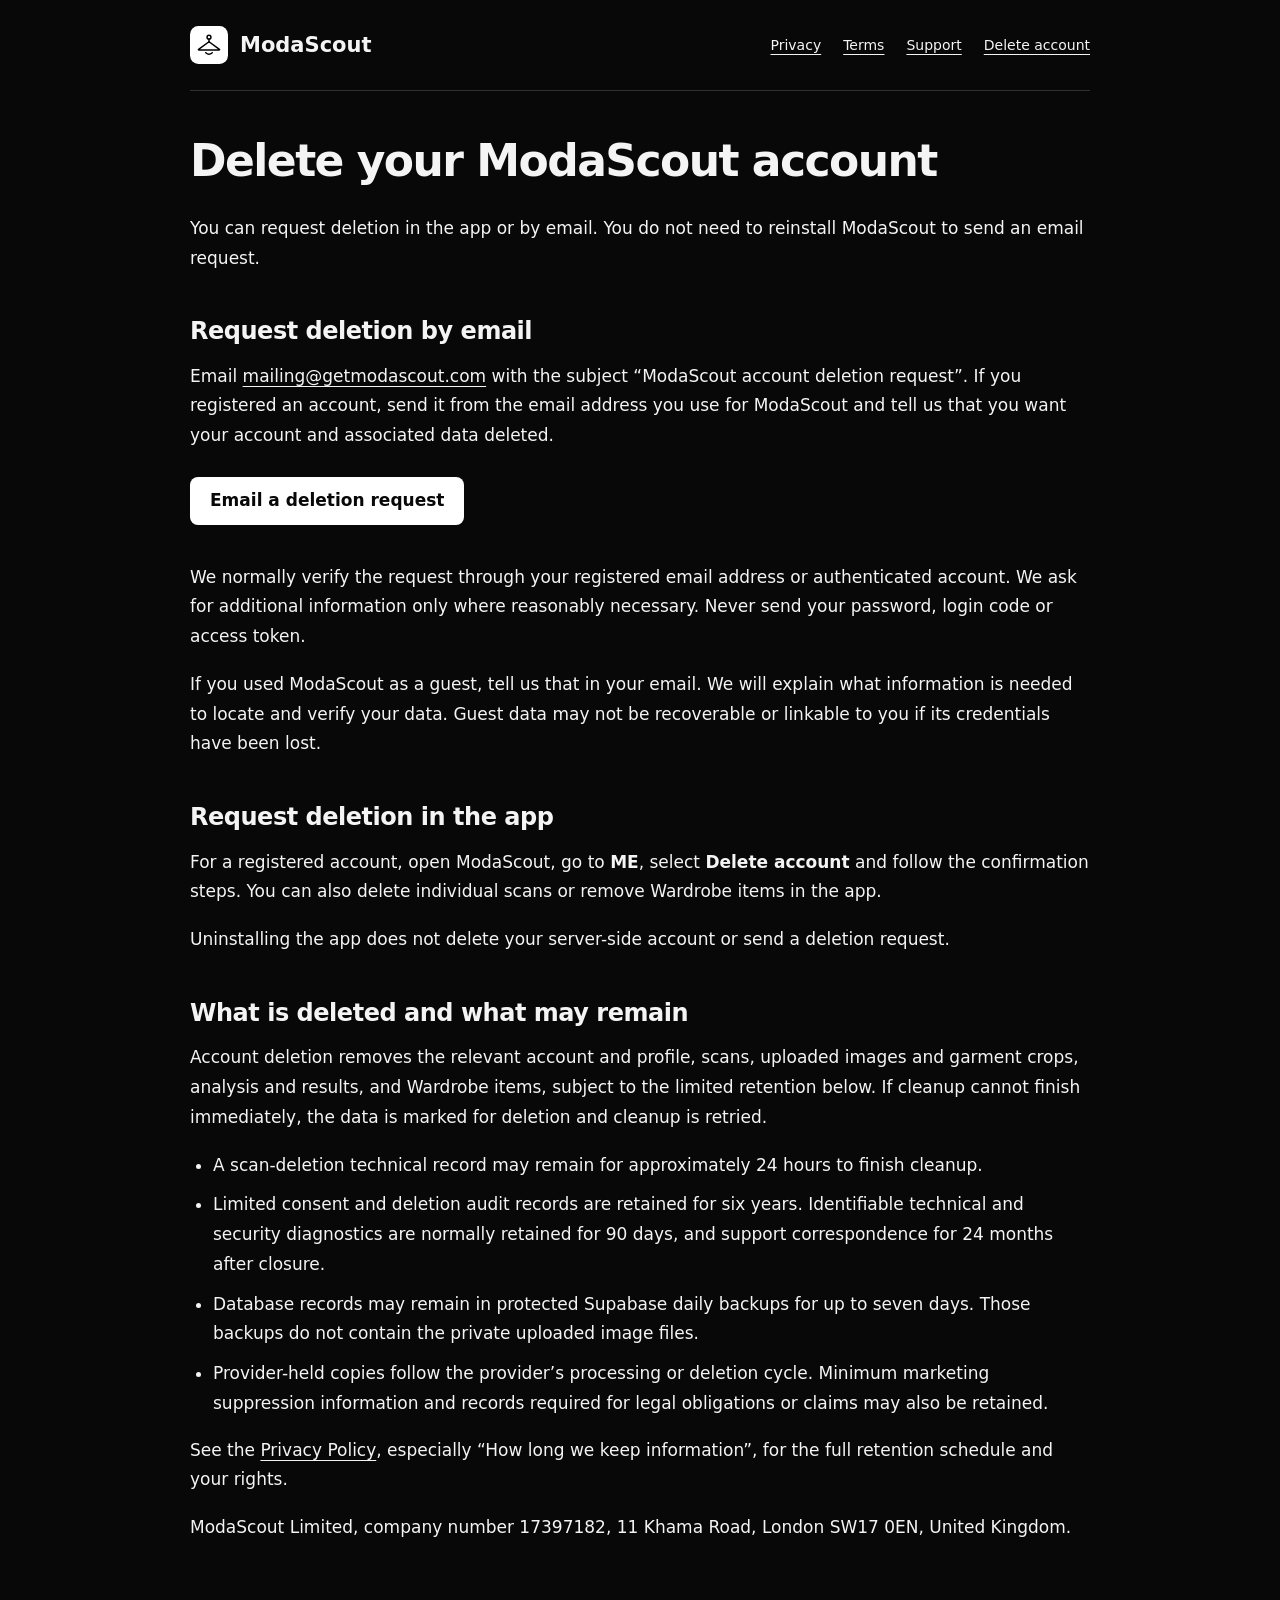
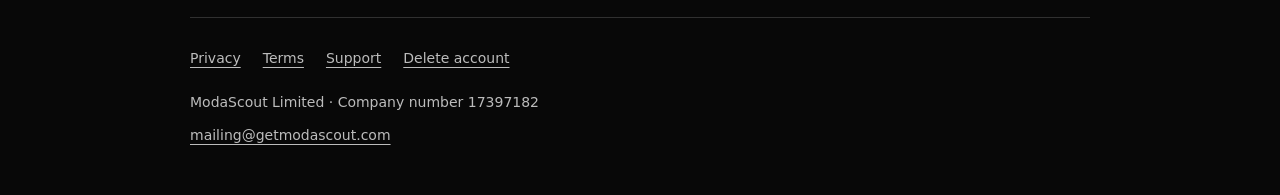
<file: delete-account/index.html>
<!doctype html>
<html lang="en">
<head>
  <meta charset="utf-8">
  <meta name="viewport" content="width=device-width, initial-scale=1">
  <meta name="description" content="Delete your account for ModaScout.">
  <title>Delete your account | ModaScout</title>
  <link rel="canonical" href="https://www.getmodascout.com/delete-account/">
  <link rel="icon" type="image/svg+xml" href="/favicon.svg">
  <link rel="stylesheet" href="/assets/legal.css">
</head>
<body>
  <a class="skip" href="#content">Skip to content</a>
  <header><a class="brand" href="/"><img src="/favicon.svg" width="38" height="38" alt="">ModaScout</a><nav aria-label="Information"><a href="/privacy/">Privacy</a><a href="/terms/">Terms</a><a href="/support/">Support</a><a href="/delete-account/">Delete account</a></nav></header>
  <main id="content"><h1>Delete your ModaScout account</h1>
<p>You can request deletion in the app or by email. You do not need to reinstall ModaScout to send an email request.</p>
<h2>Request deletion by email</h2>
<p>Email <a href="mailto:mailing@getmodascout.com?subject=ModaScout%20account%20deletion%20request">mailing@getmodascout.com</a> with the subject “ModaScout account deletion request”. If you registered an account, send it from the email address you use for ModaScout and tell us that you want your account and associated data deleted.</p>
<p><a class="action" href="mailto:mailing@getmodascout.com?subject=ModaScout%20account%20deletion%20request">Email a deletion request</a></p>
<p>We normally verify the request through your registered email address or authenticated account. We ask for additional information only where reasonably necessary. Never send your password, login code or access token.</p>
<p>If you used ModaScout as a guest, tell us that in your email. We will explain what information is needed to locate and verify your data. Guest data may not be recoverable or linkable to you if its credentials have been lost.</p>
<h2>Request deletion in the app</h2>
<p>For a registered account, open ModaScout, go to <strong>ME</strong>, select <strong>Delete account</strong> and follow the confirmation steps. You can also delete individual scans or remove Wardrobe items in the app.</p>
<p>Uninstalling the app does not delete your server-side account or send a deletion request.</p>
<h2>What is deleted and what may remain</h2>
<p>Account deletion removes the relevant account and profile, scans, uploaded images and garment crops, analysis and results, and Wardrobe items, subject to the limited retention below. If cleanup cannot finish immediately, the data is marked for deletion and cleanup is retried.</p>
<ul><li>A scan-deletion technical record may remain for approximately 24 hours to finish cleanup.</li>
<li>Limited consent and deletion audit records are retained for six years. Identifiable technical and security diagnostics are normally retained for 90 days, and support correspondence for 24 months after closure.</li>
<li>Database records may remain in protected Supabase daily backups for up to seven days. Those backups do not contain the private uploaded image files.</li>
<li>Provider-held copies follow the provider’s processing or deletion cycle. Minimum marketing suppression information and records required for legal obligations or claims may also be retained.</li></ul>
<p>See the <a href="/privacy/">Privacy Policy</a>, especially “How long we keep information”, for the full retention schedule and your rights.</p>
<p>ModaScout Limited, company number 17397182, 11 Khama Road, London SW17 0EN, United Kingdom.</p></main>
  <footer><nav aria-label="Information"><a href="/privacy/">Privacy</a><a href="/terms/">Terms</a><a href="/support/">Support</a><a href="/delete-account/">Delete account</a></nav><p>ModaScout Limited · Company number 17397182</p><p><a href="mailto:mailing@getmodascout.com">mailing@getmodascout.com</a></p></footer>
</body>
</html>
</file>
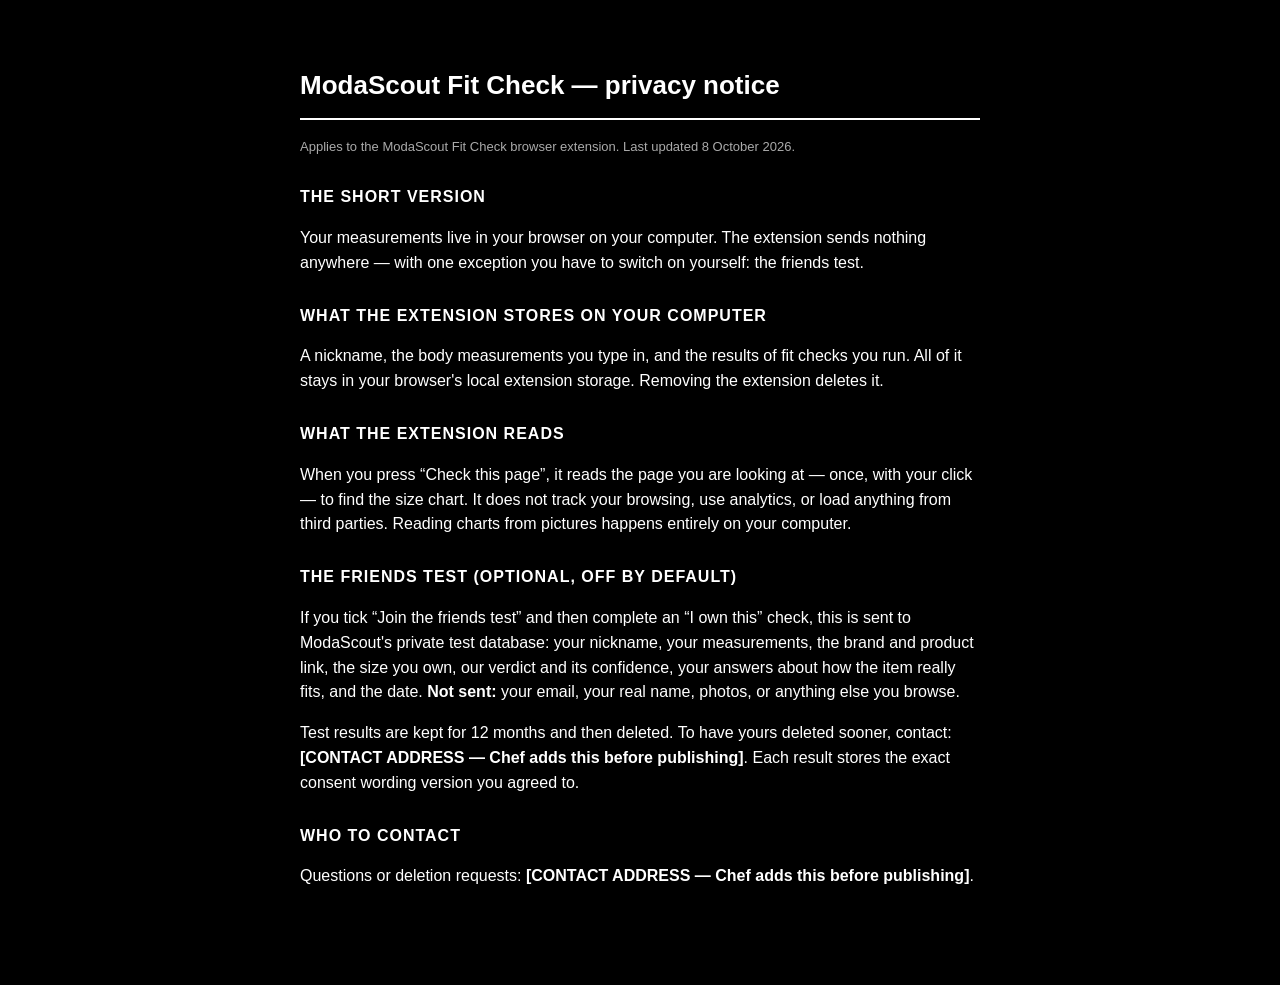
<file: fit-privacy/index.html>
<!DOCTYPE html>
<html lang="en">
<head>
<meta charset="UTF-8">
<meta name="viewport" content="width=device-width, initial-scale=1.0">
<title>ModaScout Fit Check — Privacy</title>
<meta name="description" content="Privacy notice for the ModaScout Fit Check browser extension.">
<link rel="icon" type="image/svg+xml" href="/favicon.svg">
<meta name="robots" content="noindex">
<style>
  body { font-family: -apple-system, "Helvetica Neue", Helvetica, Arial, sans-serif; background:#000; color:#fff;
         max-width: 680px; margin: 0 auto; padding: 48px 20px 80px; line-height: 1.55; }
  h1 { font-size: 26px; border-bottom: 2px solid #fff; padding-bottom: 12px; }
  h2 { font-size: 16px; margin-top: 28px; text-transform: uppercase; letter-spacing: 1px; }
  a { color: #fff; }
  .muted { color: #aaa; font-size: 13px; }
</style>
</head>
<body>
<h1>ModaScout Fit Check — privacy notice</h1>
<p class="muted">Applies to the ModaScout Fit Check browser extension. Last updated 8 October 2026.</p>

<h2>The short version</h2>
<p>Your measurements live in your browser on your computer. The extension sends nothing anywhere — with one exception you have to switch on yourself: the friends test.</p>

<h2>What the extension stores on your computer</h2>
<p>A nickname, the body measurements you type in, and the results of fit checks you run. All of it stays in your browser's local extension storage. Removing the extension deletes it.</p>

<h2>What the extension reads</h2>
<p>When you press “Check this page”, it reads the page you are looking at — once, with your click — to find the size chart. It does not track your browsing, use analytics, or load anything from third parties. Reading charts from pictures happens entirely on your computer.</p>

<h2>The friends test (optional, off by default)</h2>
<p>If you tick “Join the friends test” and then complete an “I own this” check, this is sent to ModaScout's private test database: your nickname, your measurements, the brand and product link, the size you own, our verdict and its confidence, your answers about how the item really fits, and the date. <b>Not sent:</b> your email, your real name, photos, or anything else you browse.</p>
<p>Test results are kept for 12 months and then deleted. To have yours deleted sooner, contact: <b>[CONTACT ADDRESS — Chef adds this before publishing]</b>. Each result stores the exact consent wording version you agreed to.</p>

<h2>Who to contact</h2>
<p>Questions or deletion requests: <b>[CONTACT ADDRESS — Chef adds this before publishing]</b>.</p>
</body>
</html>
</file>
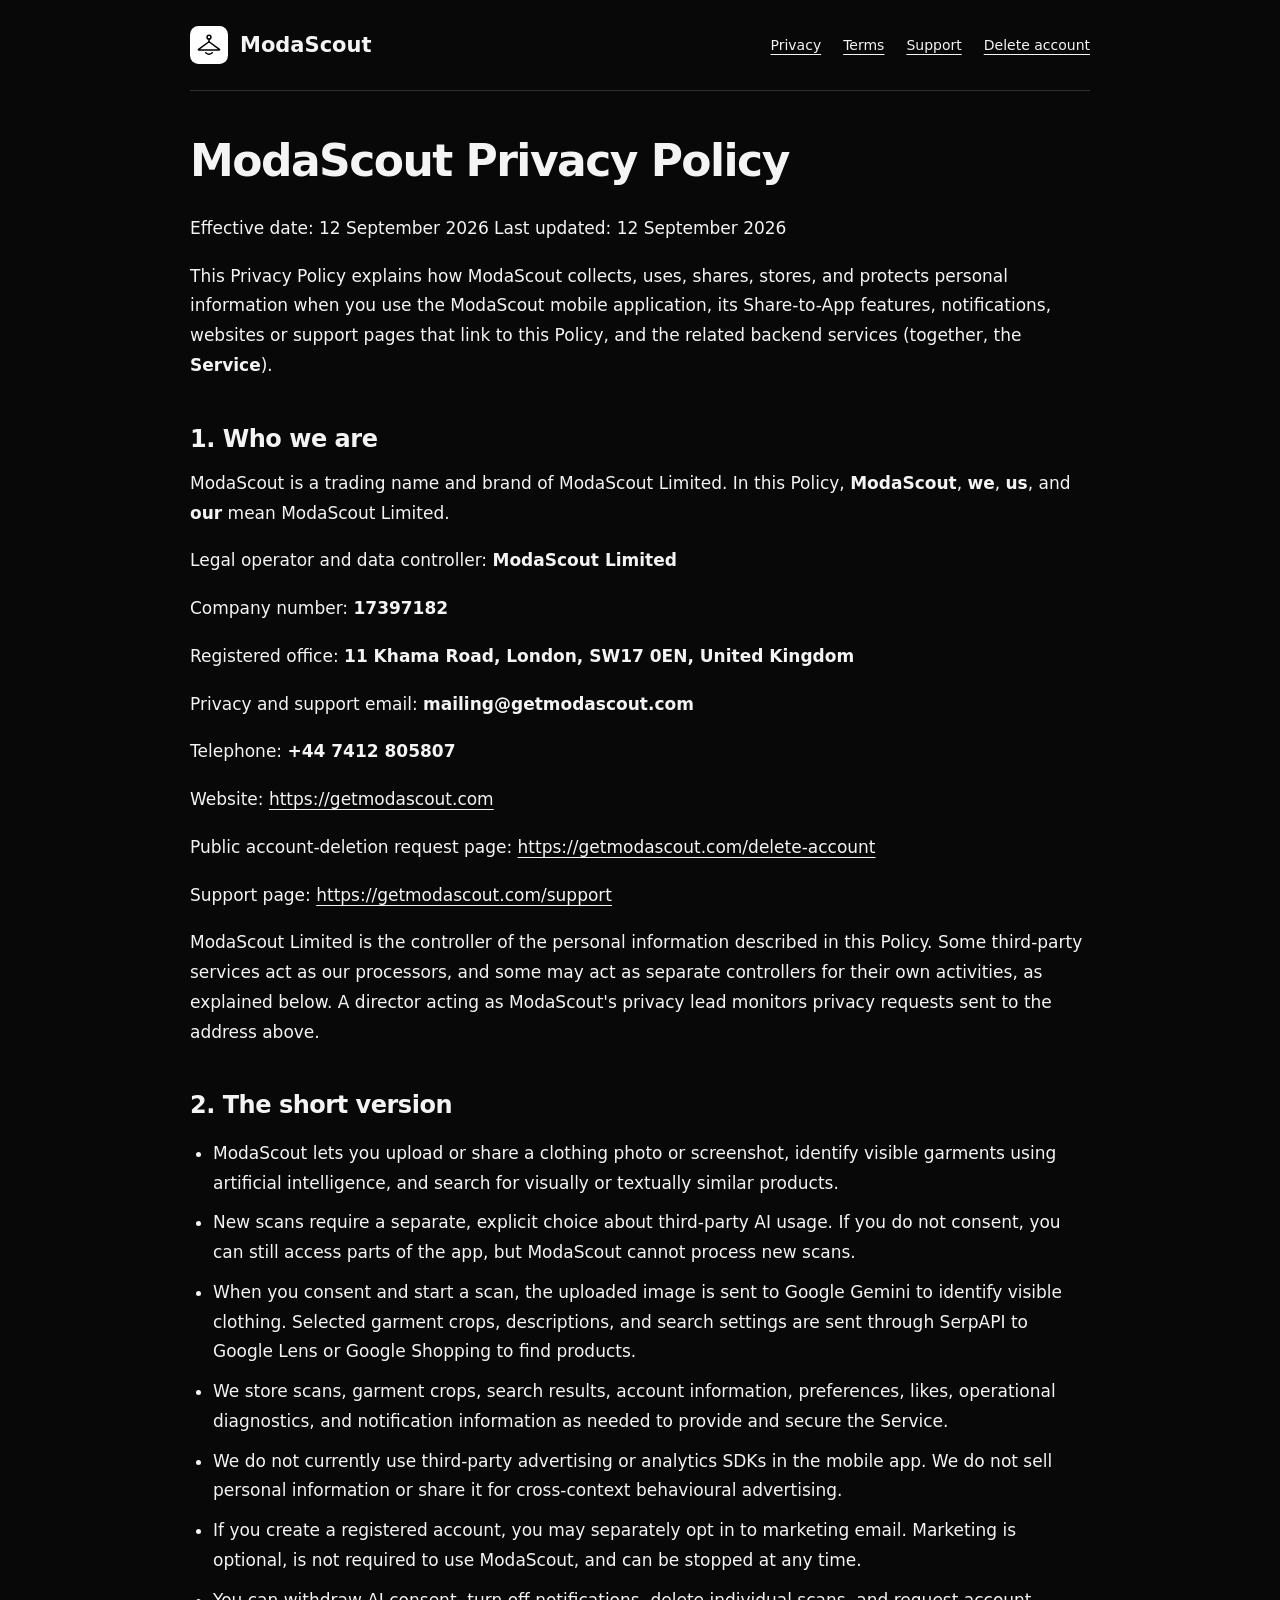
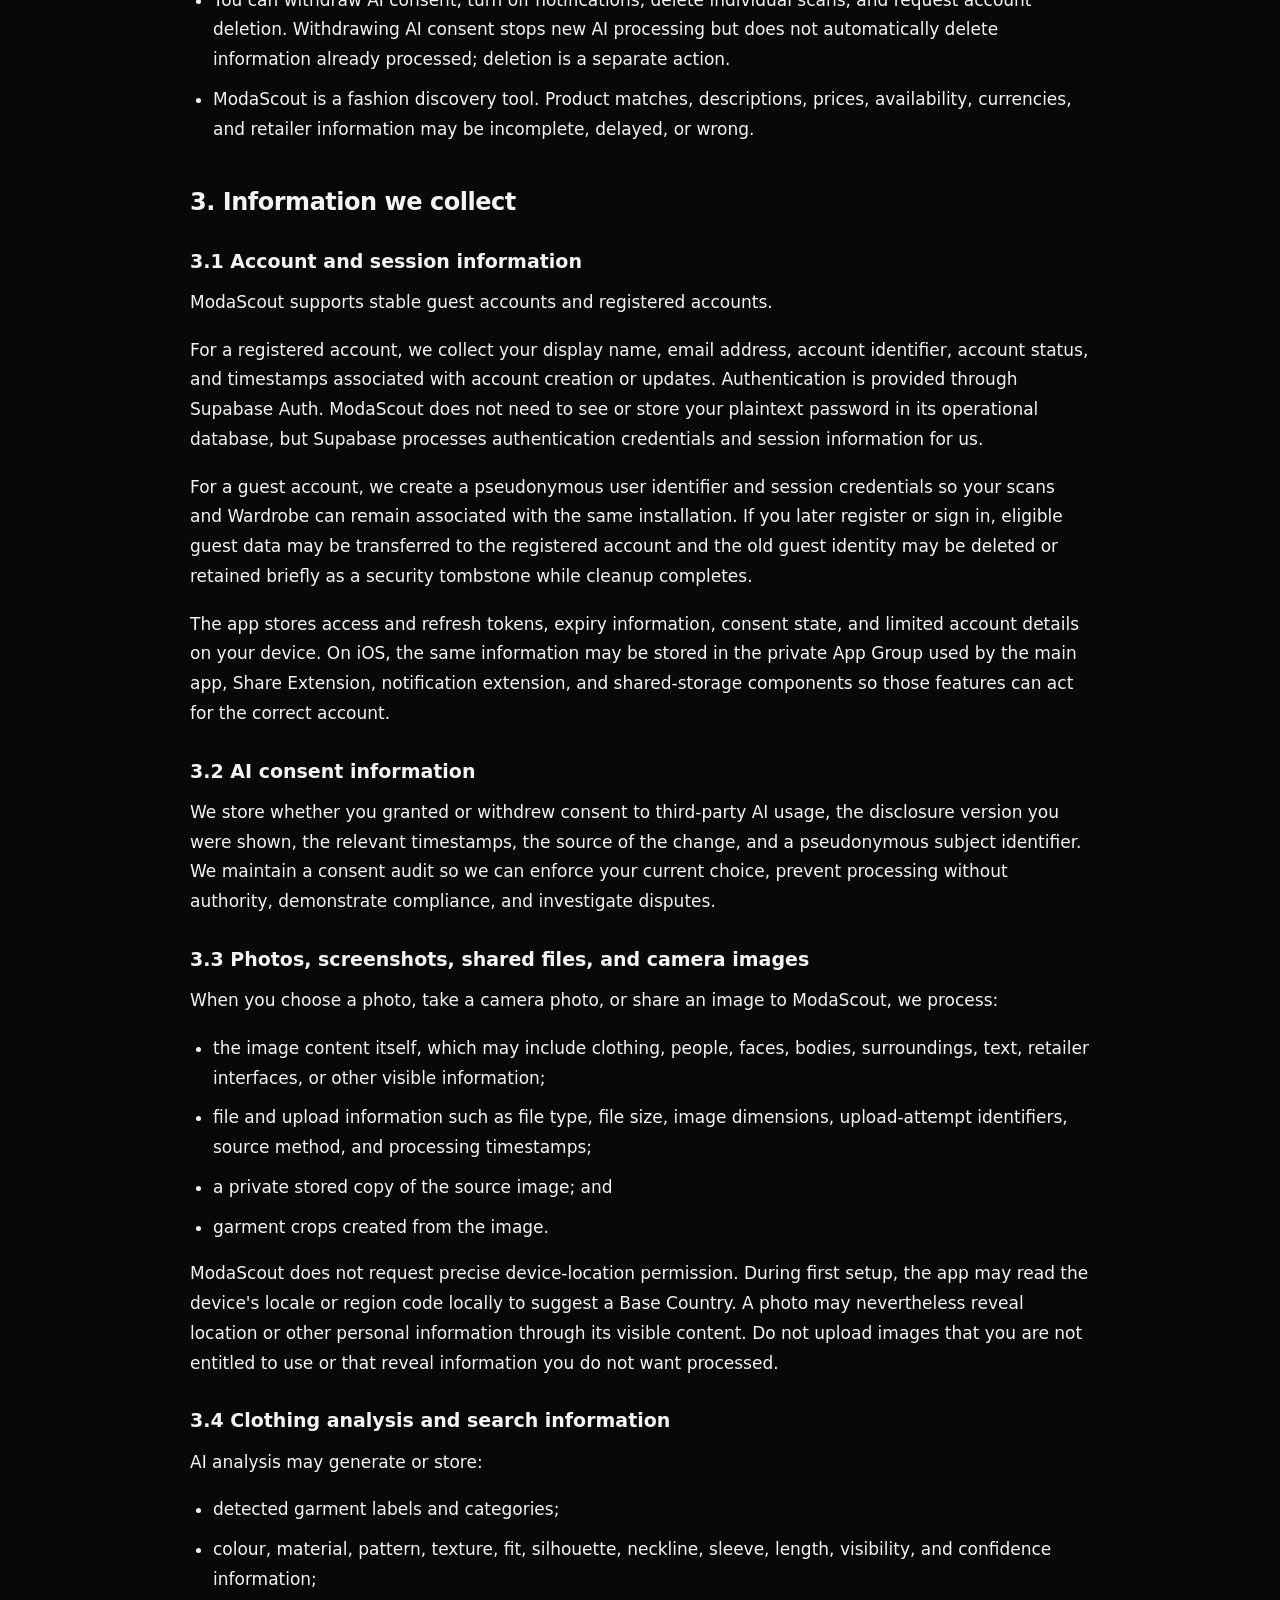
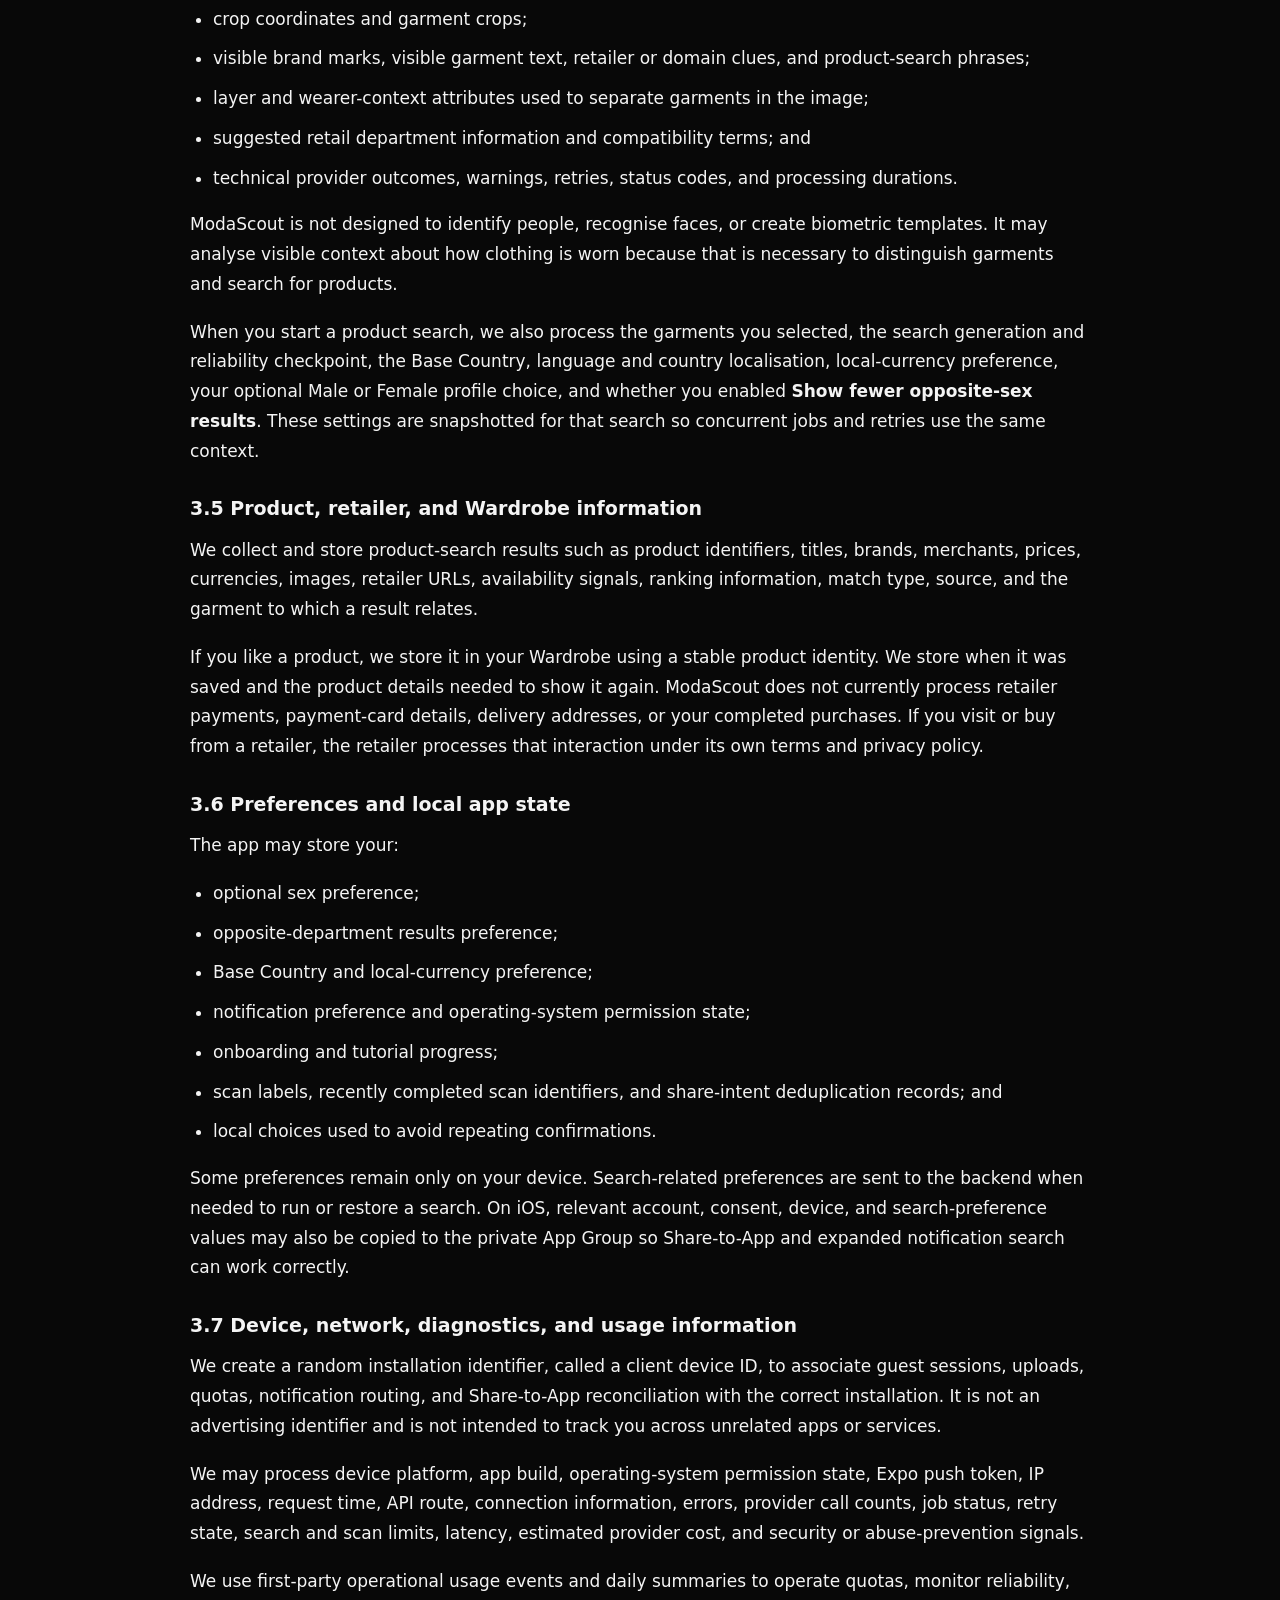
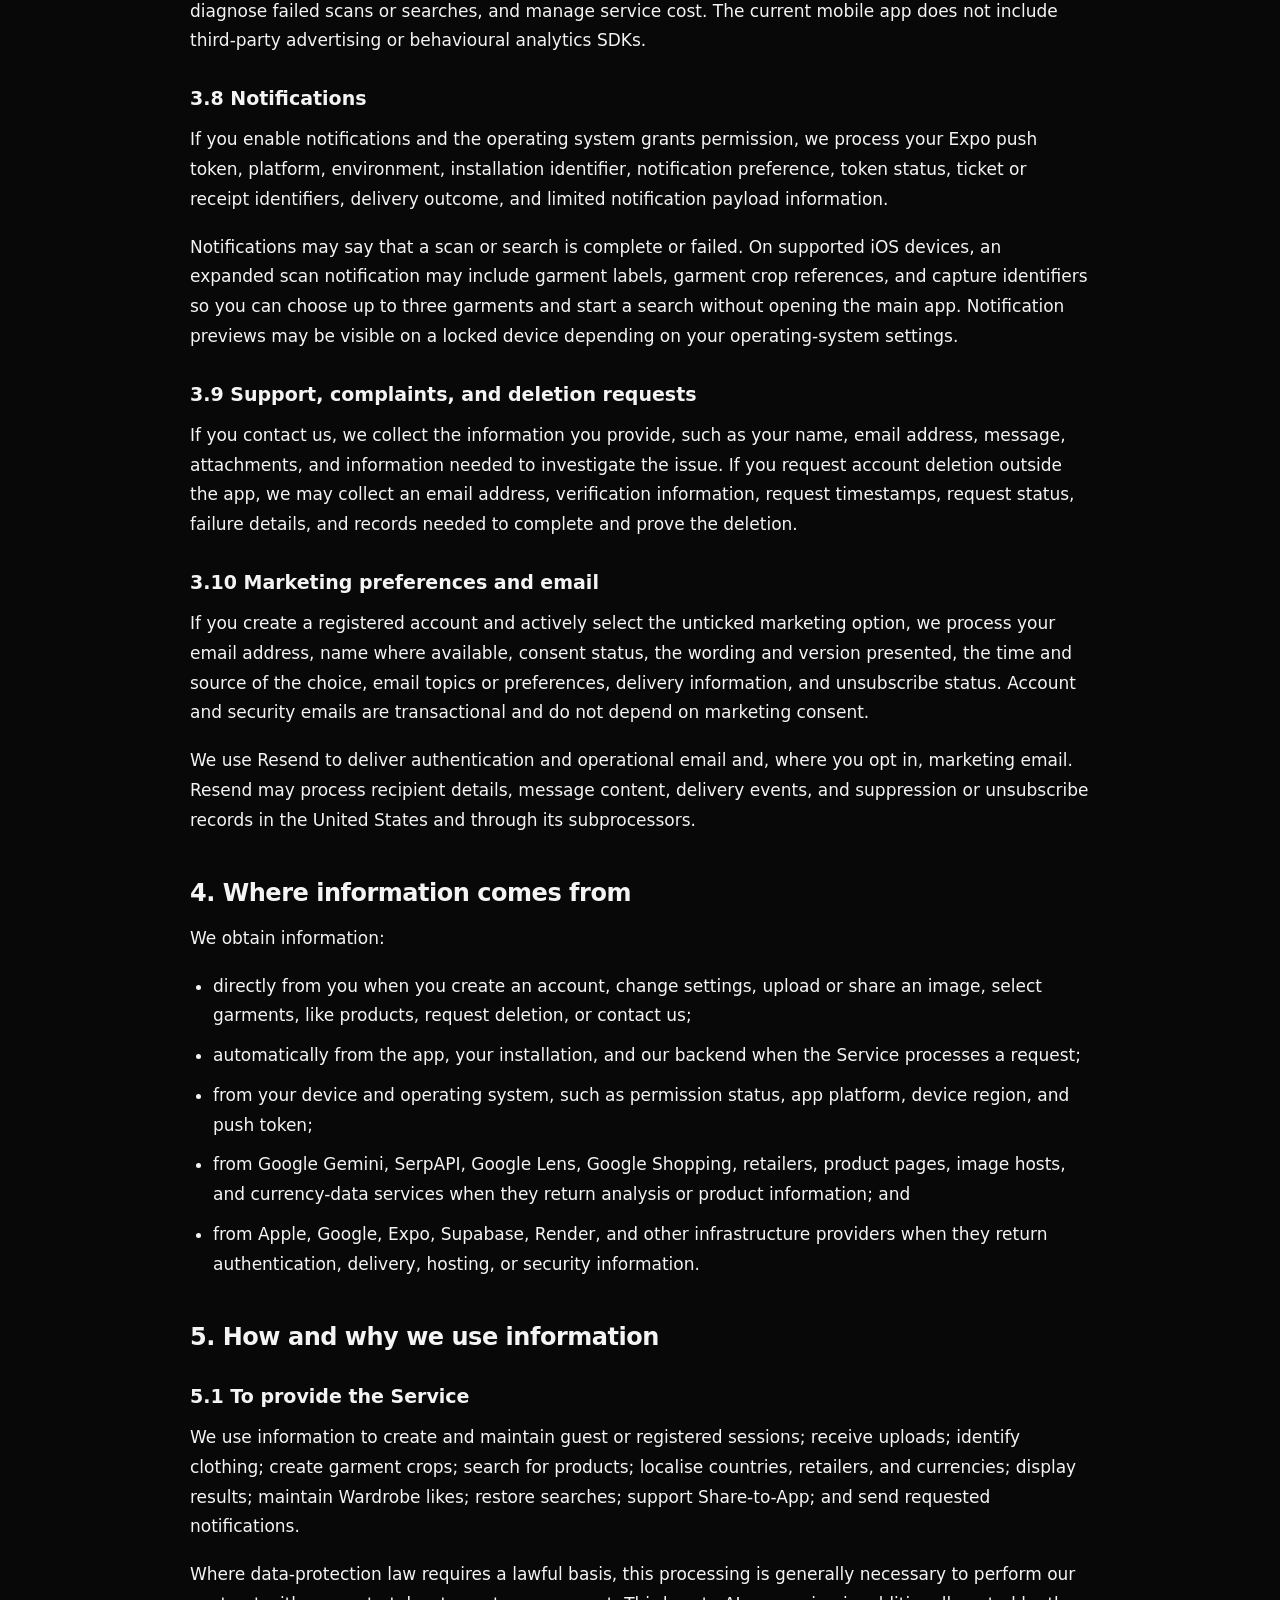
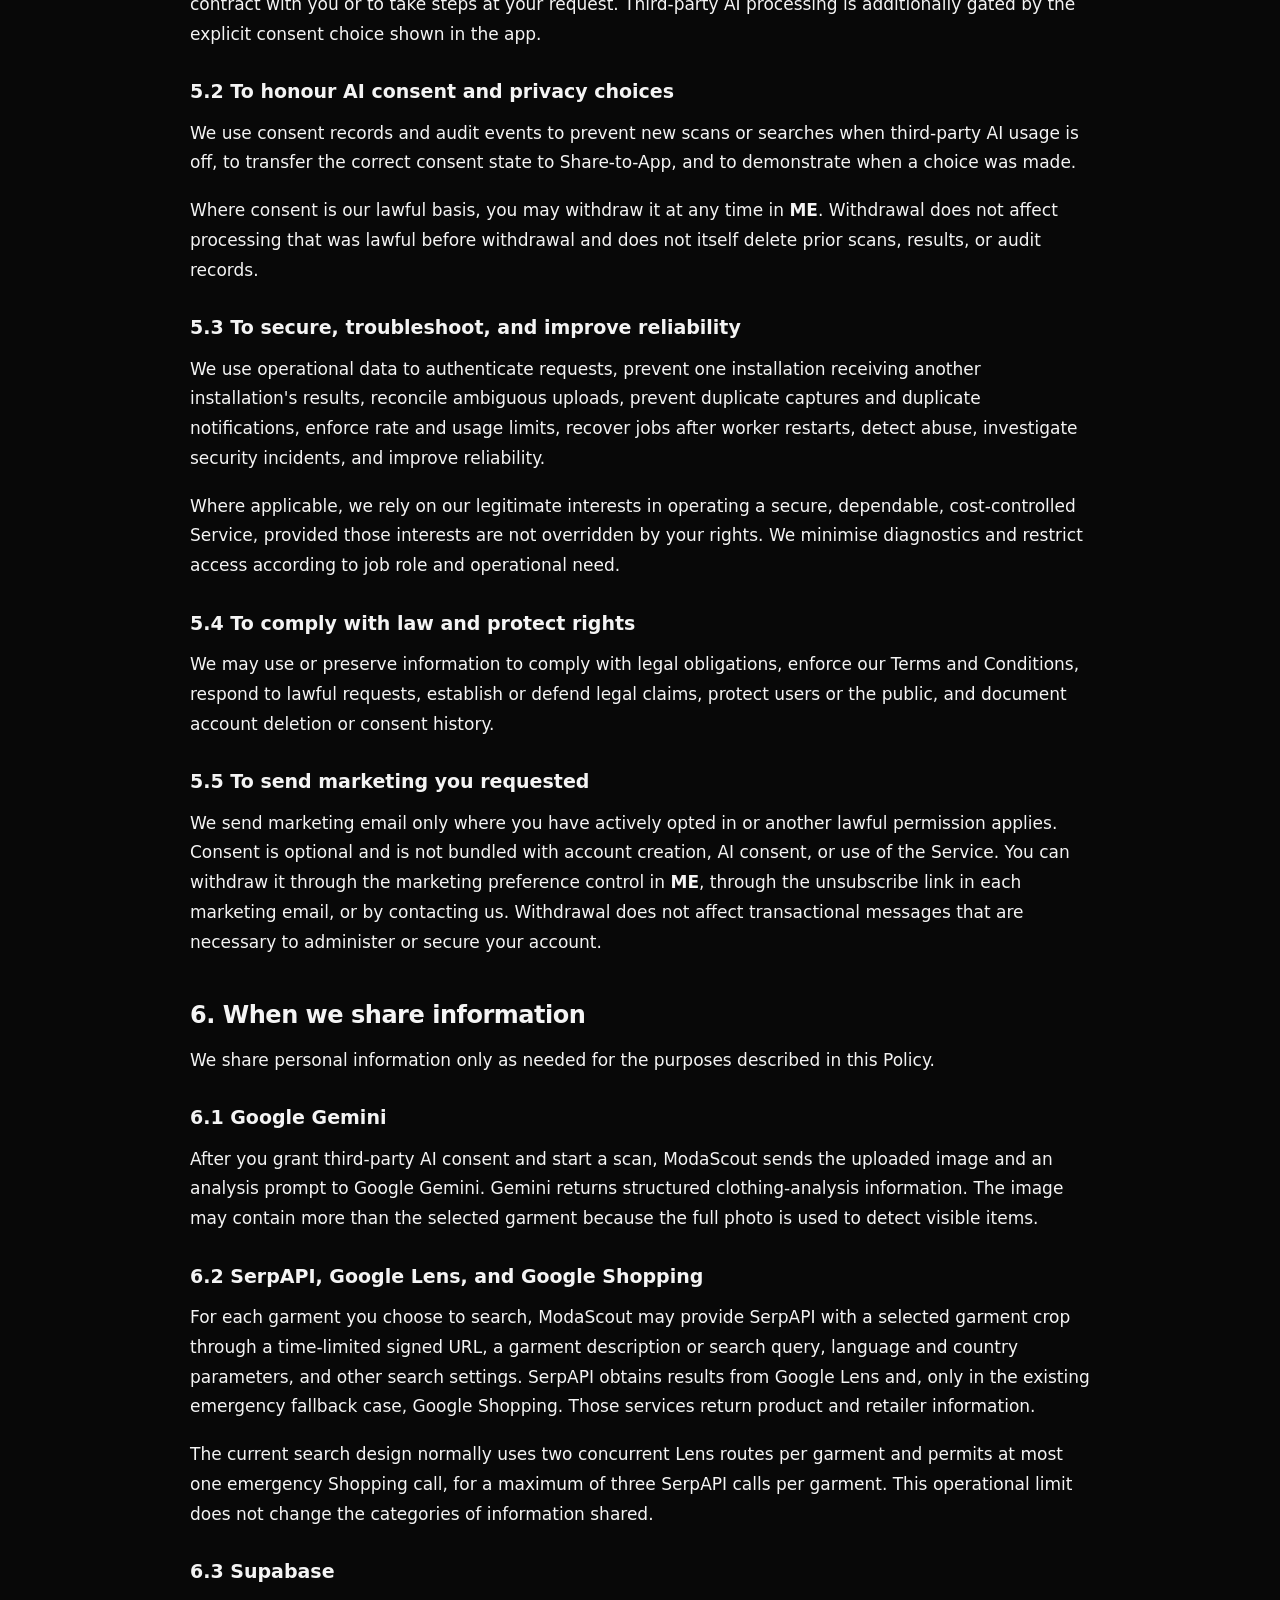
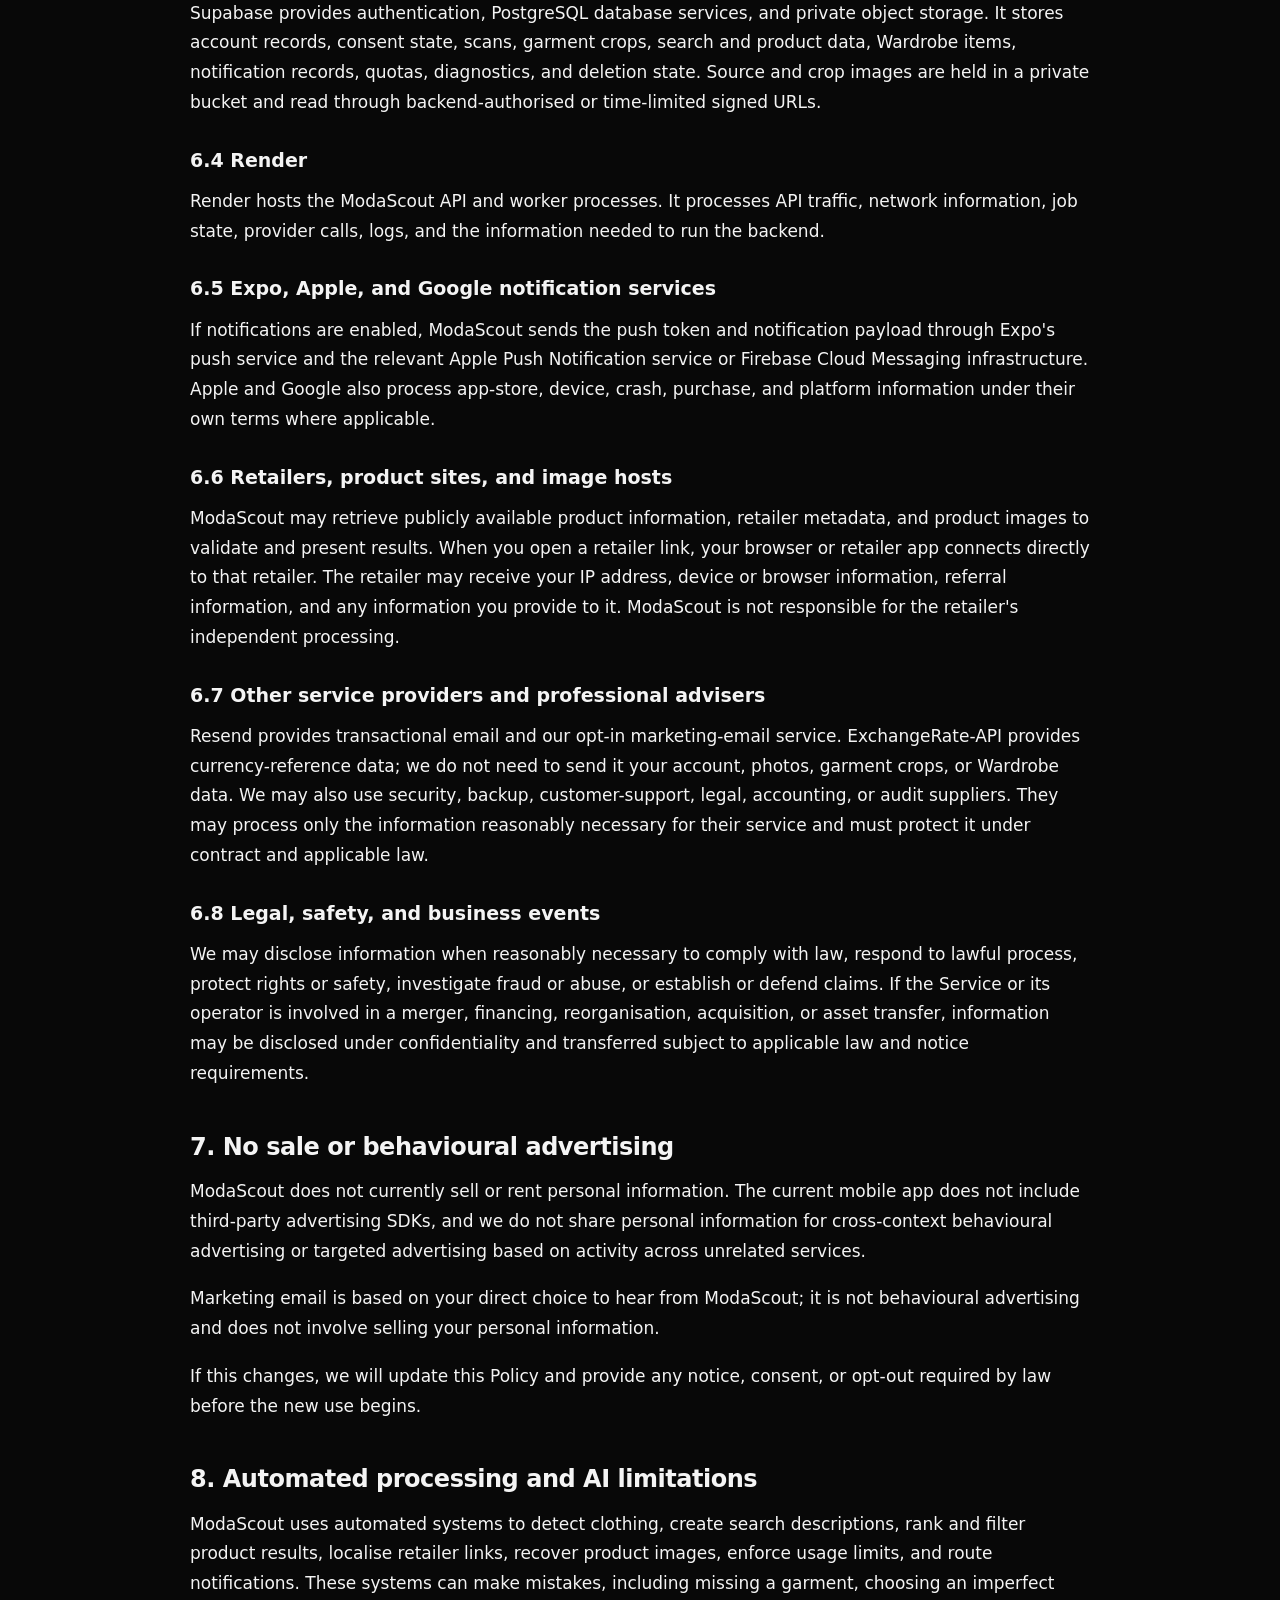
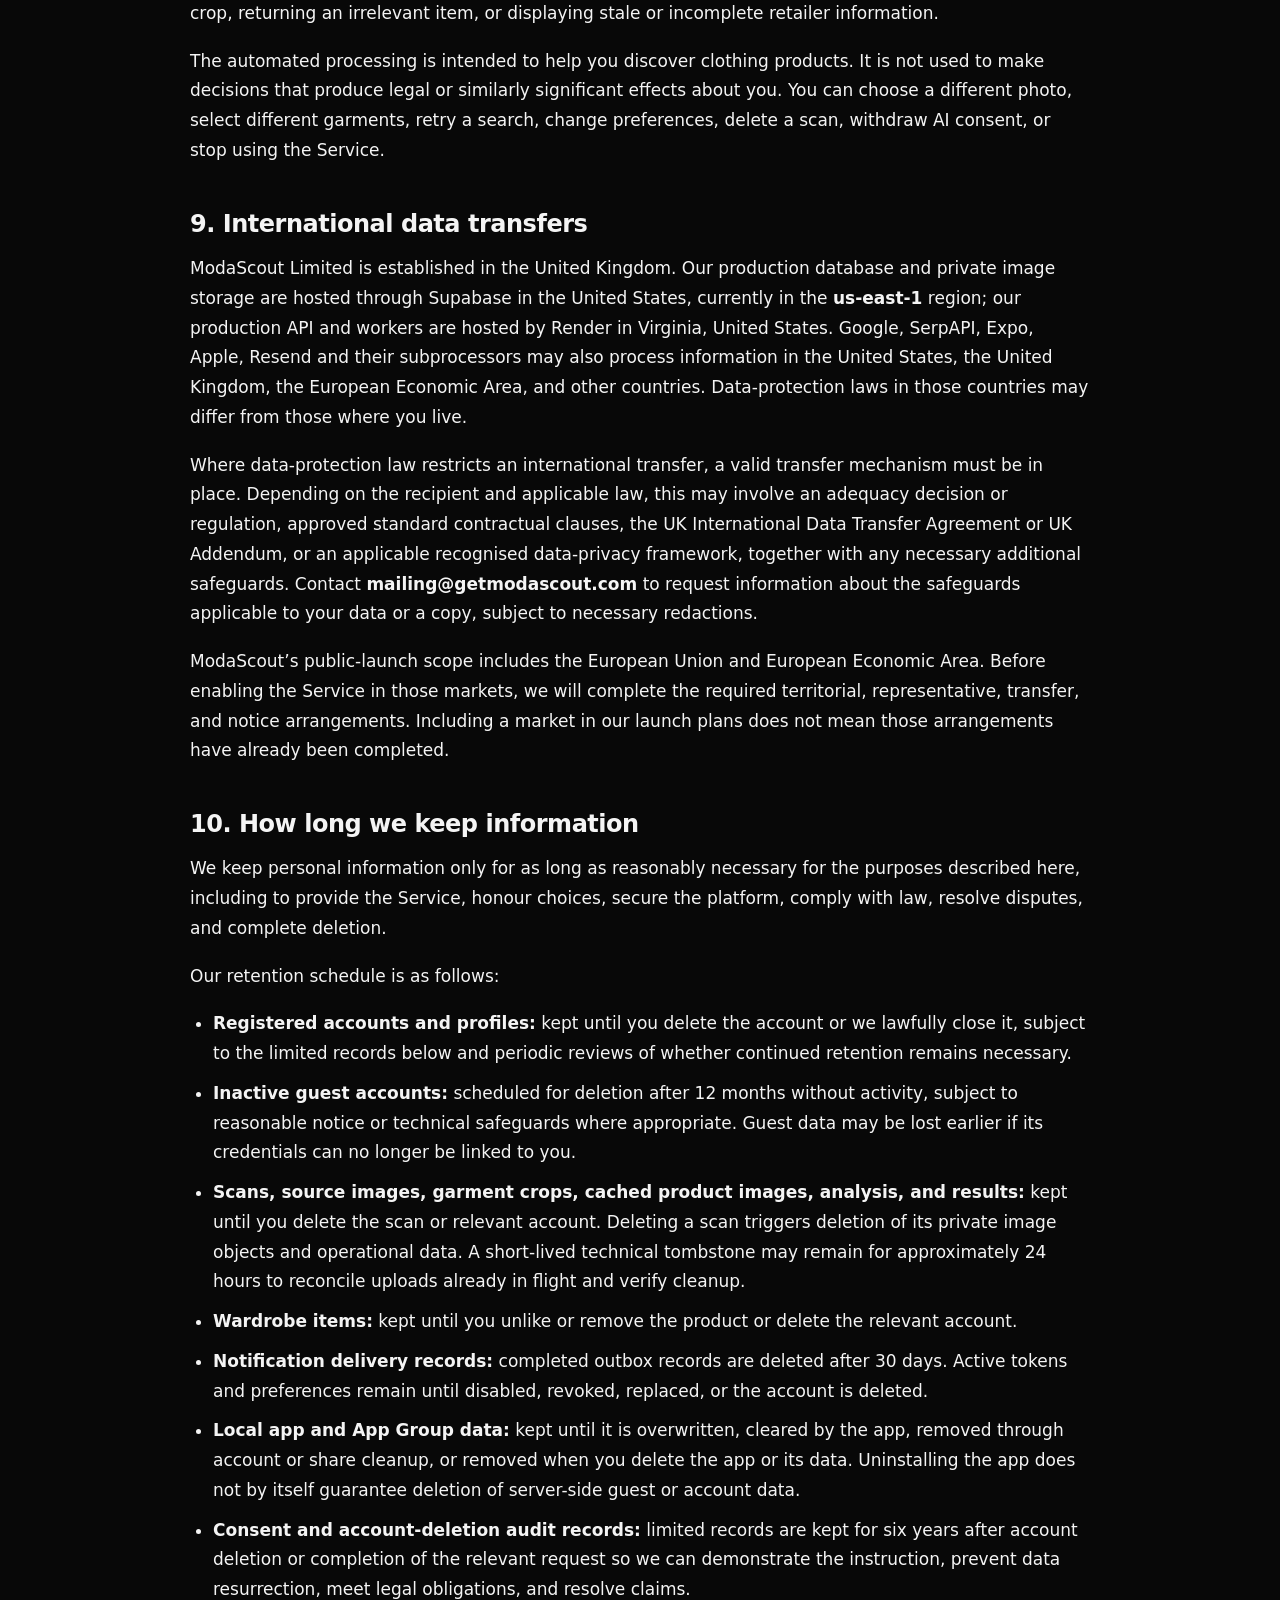
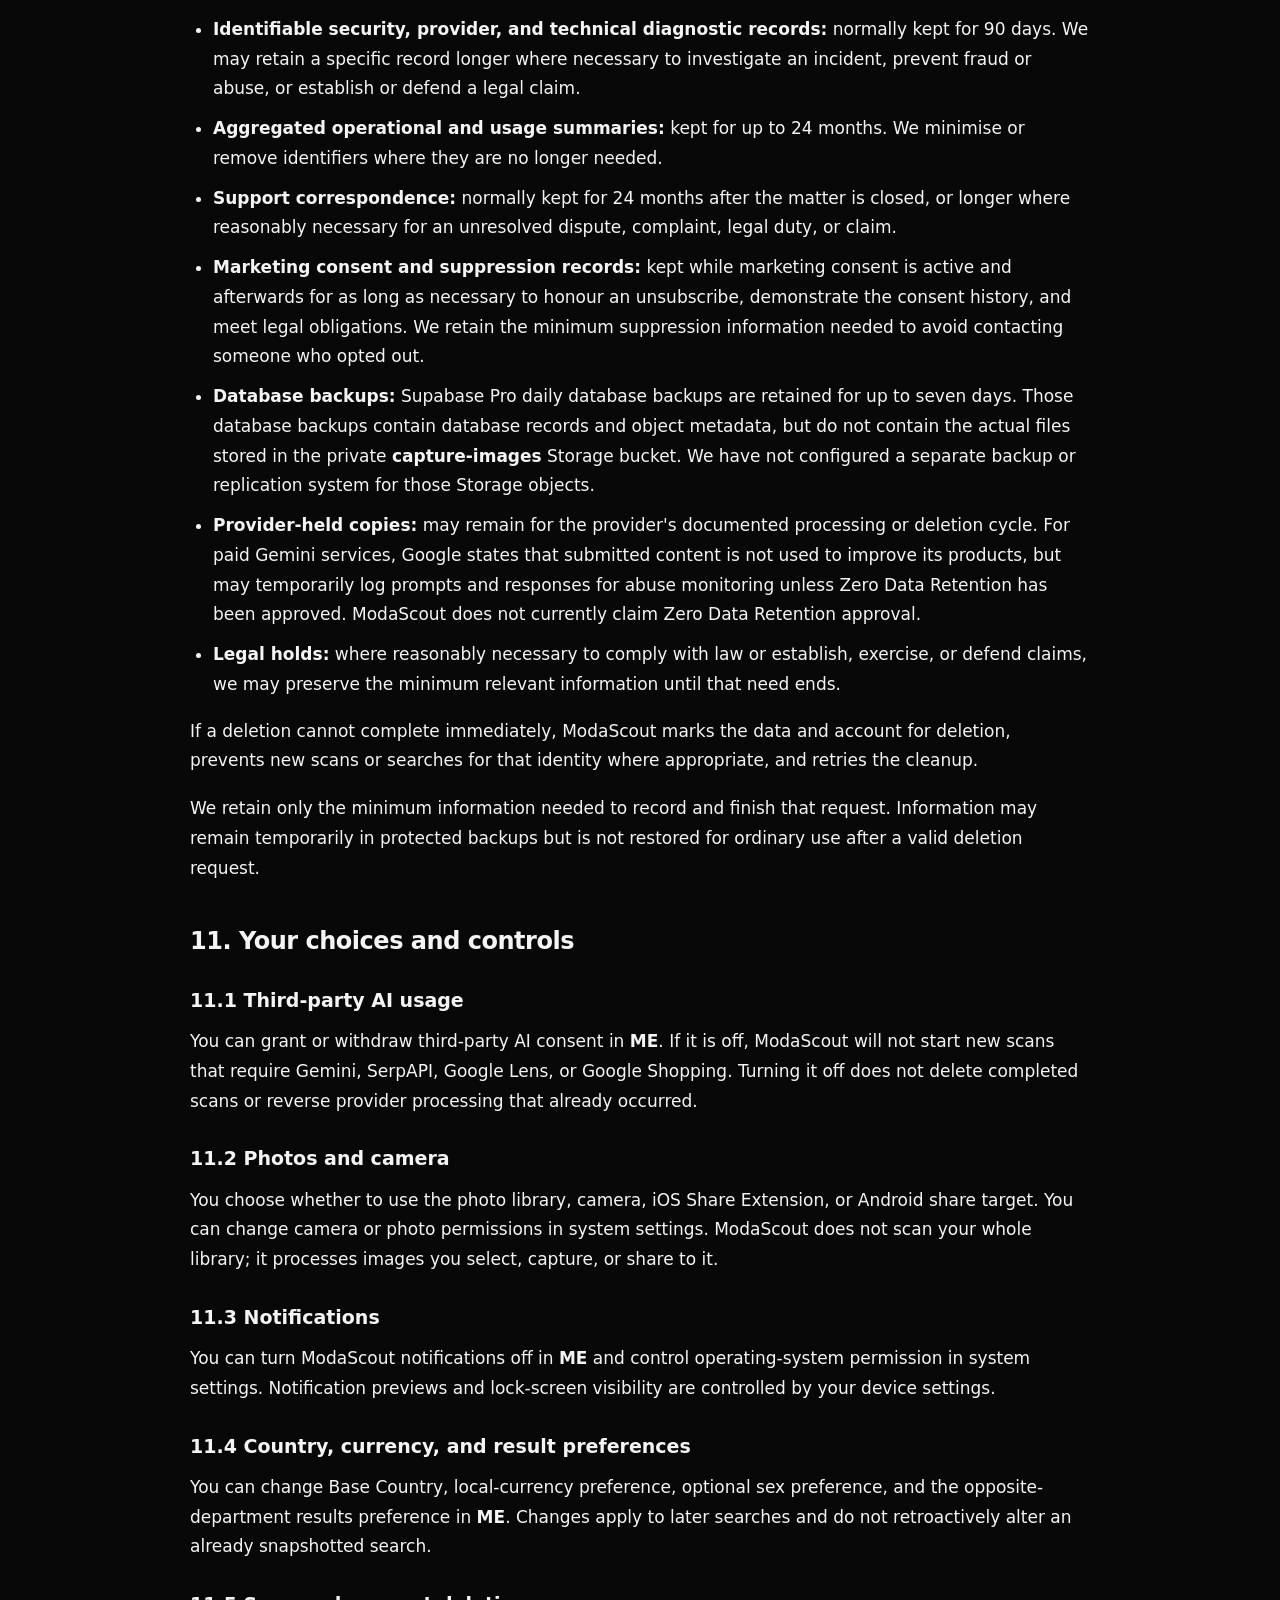
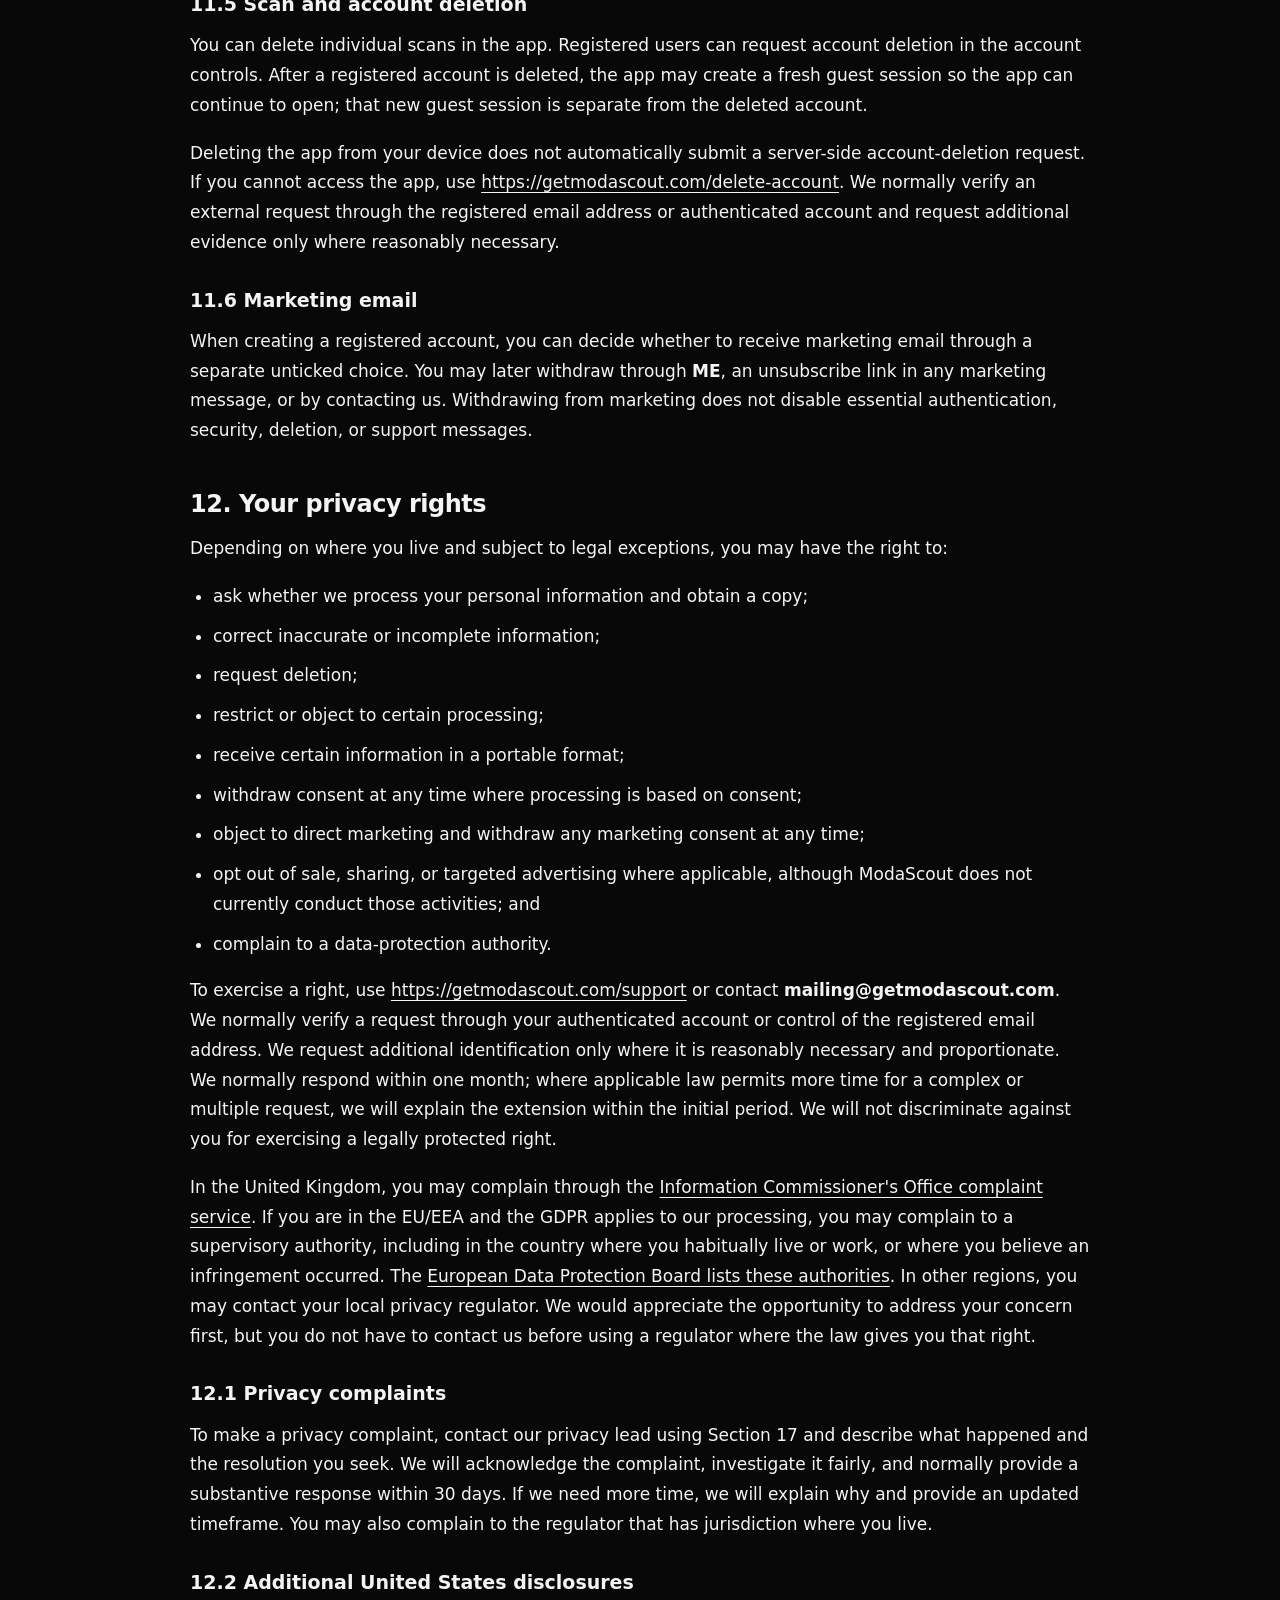
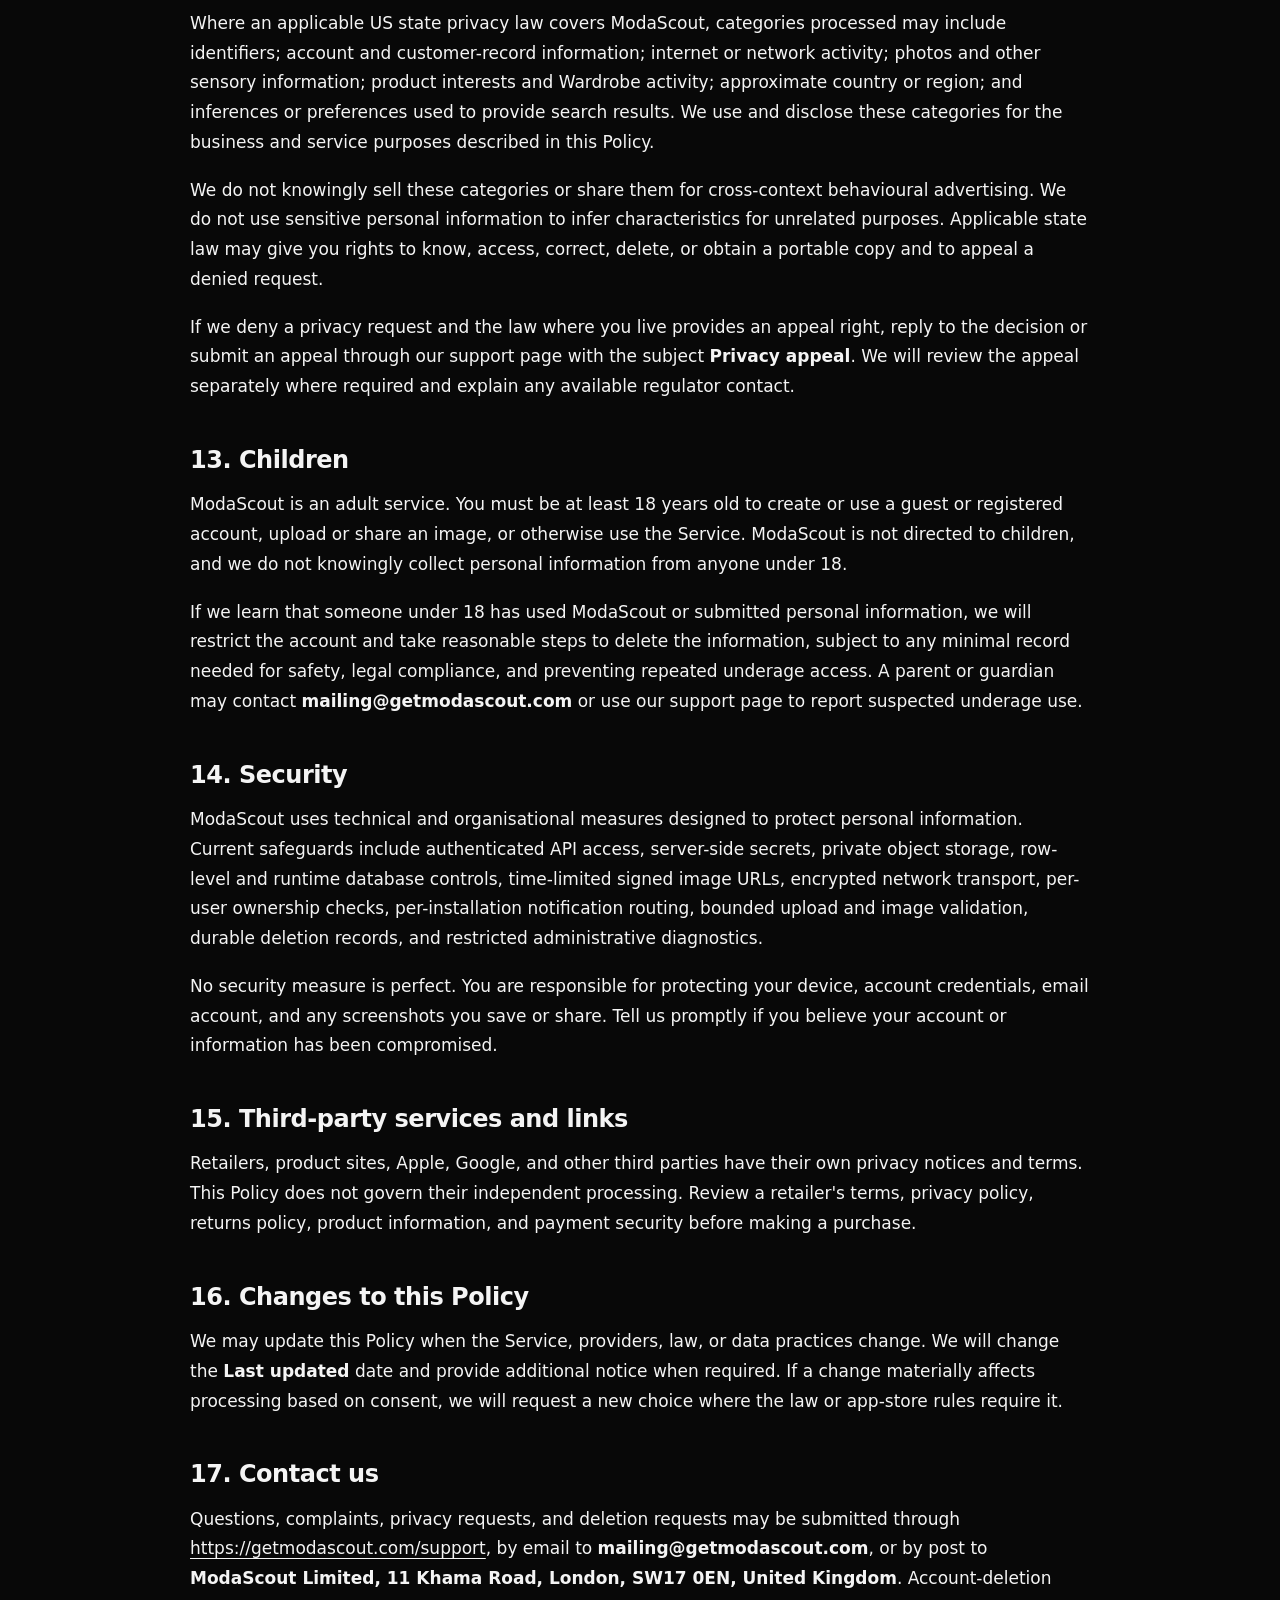
<file: privacy/index.html>
<!doctype html>
<html lang="en">
<head>
  <meta charset="utf-8">
  <meta name="viewport" content="width=device-width, initial-scale=1">
  <meta name="description" content="ModaScout Privacy Policy, effective 12 September 2026.">
  <title>Privacy Policy | ModaScout</title>
  <link rel="canonical" href="https://www.getmodascout.com/privacy/">
  <link rel="icon" type="image/svg+xml" href="/favicon.svg">
  <link rel="stylesheet" href="/assets/legal.css">
</head>
<body>
  <a class="skip" href="#content">Skip to content</a>
  <header><a class="brand" href="/"><img src="/favicon.svg" width="38" height="38" alt="">ModaScout</a><nav aria-label="Information"><a href="/privacy/">Privacy</a><a href="/terms/">Terms</a><a href="/support/">Support</a><a href="/delete-account/">Delete account</a></nav></header>
  <main id="content"><h1>ModaScout Privacy Policy</h1>
<p>Effective date: 12 September 2026 Last updated: 12 September 2026</p>
<p>This Privacy Policy explains how ModaScout collects, uses, shares, stores, and protects personal information when you use the ModaScout mobile application, its Share-to-App features, notifications, websites or support pages that link to this Policy, and the related backend services (together, the <strong>Service</strong>).</p>
<h2>1. Who we are</h2>
<p>ModaScout is a trading name and brand of ModaScout Limited. In this Policy, <strong>ModaScout</strong>, <strong>we</strong>, <strong>us</strong>, and <strong>our</strong> mean ModaScout Limited.</p>
<p>Legal operator and data controller: <strong>ModaScout Limited</strong></p>
<p>Company number: <strong>17397182</strong></p>
<p>Registered office: <strong>11 Khama Road, London, SW17 0EN, United Kingdom</strong></p>
<p>Privacy and support email: <strong>mailing@getmodascout.com</strong></p>
<p>Telephone: <strong>+44 7412 805807</strong></p>
<p>Website: <a href="https://getmodascout.com">https://getmodascout.com</a></p>
<p>Public account-deletion request page: <a href="https://getmodascout.com/delete-account">https://getmodascout.com/delete-account</a></p>
<p>Support page: <a href="https://getmodascout.com/support">https://getmodascout.com/support</a></p>
<p>ModaScout Limited is the controller of the personal information described in this Policy. Some third-party services act as our processors, and some may act as separate controllers for their own activities, as explained below. A director acting as ModaScout&#x27;s privacy lead monitors privacy requests sent to the address above.</p>
<h2>2. The short version</h2>
<ul>
<li>ModaScout lets you upload or share a clothing photo or screenshot, identify visible garments using artificial intelligence, and search for visually or textually similar products.</li>
<li>New scans require a separate, explicit choice about third-party AI usage. If you do not consent, you can still access parts of the app, but ModaScout cannot process new scans.</li>
<li>When you consent and start a scan, the uploaded image is sent to Google Gemini to identify visible clothing. Selected garment crops, descriptions, and search settings are sent through SerpAPI to Google Lens or Google Shopping to find products.</li>
<li>We store scans, garment crops, search results, account information, preferences, likes, operational diagnostics, and notification information as needed to provide and secure the Service.</li>
<li>We do not currently use third-party advertising or analytics SDKs in the mobile app. We do not sell personal information or share it for cross-context behavioural advertising.</li>
<li>If you create a registered account, you may separately opt in to marketing email. Marketing is optional, is not required to use ModaScout, and can be stopped at any time.</li>
<li>You can withdraw AI consent, turn off notifications, delete individual scans, and request account deletion. Withdrawing AI consent stops new AI processing but does not automatically delete information already processed; deletion is a separate action.</li>
<li>ModaScout is a fashion discovery tool. Product matches, descriptions, prices, availability, currencies, and retailer information may be incomplete, delayed, or wrong.</li>
</ul>
<h2>3. Information we collect</h2>
<h3>3.1 Account and session information</h3>
<p>ModaScout supports stable guest accounts and registered accounts.</p>
<p>For a registered account, we collect your display name, email address, account identifier, account status, and timestamps associated with account creation or updates. Authentication is provided through Supabase Auth. ModaScout does not need to see or store your plaintext password in its operational database, but Supabase processes authentication credentials and session information for us.</p>
<p>For a guest account, we create a pseudonymous user identifier and session credentials so your scans and Wardrobe can remain associated with the same installation. If you later register or sign in, eligible guest data may be transferred to the registered account and the old guest identity may be deleted or retained briefly as a security tombstone while cleanup completes.</p>
<p>The app stores access and refresh tokens, expiry information, consent state, and limited account details on your device. On iOS, the same information may be stored in the private App Group used by the main app, Share Extension, notification extension, and shared-storage components so those features can act for the correct account.</p>
<h3>3.2 AI consent information</h3>
<p>We store whether you granted or withdrew consent to third-party AI usage, the disclosure version you were shown, the relevant timestamps, the source of the change, and a pseudonymous subject identifier. We maintain a consent audit so we can enforce your current choice, prevent processing without authority, demonstrate compliance, and investigate disputes.</p>
<h3>3.3 Photos, screenshots, shared files, and camera images</h3>
<p>When you choose a photo, take a camera photo, or share an image to ModaScout, we process:</p>
<ul>
<li>the image content itself, which may include clothing, people, faces, bodies, surroundings, text, retailer interfaces, or other visible information;</li>
<li>file and upload information such as file type, file size, image dimensions, upload-attempt identifiers, source method, and processing timestamps;</li>
<li>a private stored copy of the source image; and</li>
<li>garment crops created from the image.</li>
</ul>
<p>ModaScout does not request precise device-location permission. During first setup, the app may read the device&#x27;s locale or region code locally to suggest a Base Country. A photo may nevertheless reveal location or other personal information through its visible content. Do not upload images that you are not entitled to use or that reveal information you do not want processed.</p>
<h3>3.4 Clothing analysis and search information</h3>
<p>AI analysis may generate or store:</p>
<ul>
<li>detected garment labels and categories;</li>
<li>colour, material, pattern, texture, fit, silhouette, neckline, sleeve, length, visibility, and confidence information;</li>
<li>crop coordinates and garment crops;</li>
<li>visible brand marks, visible garment text, retailer or domain clues, and product-search phrases;</li>
<li>layer and wearer-context attributes used to separate garments in the image;</li>
<li>suggested retail department information and compatibility terms; and</li>
<li>technical provider outcomes, warnings, retries, status codes, and processing durations.</li>
</ul>
<p>ModaScout is not designed to identify people, recognise faces, or create biometric templates. It may analyse visible context about how clothing is worn because that is necessary to distinguish garments and search for products.</p>
<p>When you start a product search, we also process the garments you selected, the search generation and reliability checkpoint, the Base Country, language and country localisation, local-currency preference, your optional Male or Female profile choice, and whether you enabled <strong>Show fewer opposite-sex results</strong>. These settings are snapshotted for that search so concurrent jobs and retries use the same context.</p>
<h3>3.5 Product, retailer, and Wardrobe information</h3>
<p>We collect and store product-search results such as product identifiers, titles, brands, merchants, prices, currencies, images, retailer URLs, availability signals, ranking information, match type, source, and the garment to which a result relates.</p>
<p>If you like a product, we store it in your Wardrobe using a stable product identity. We store when it was saved and the product details needed to show it again. ModaScout does not currently process retailer payments, payment-card details, delivery addresses, or your completed purchases. If you visit or buy from a retailer, the retailer processes that interaction under its own terms and privacy policy.</p>
<h3>3.6 Preferences and local app state</h3>
<p>The app may store your:</p>
<ul>
<li>optional sex preference;</li>
<li>opposite-department results preference;</li>
<li>Base Country and local-currency preference;</li>
<li>notification preference and operating-system permission state;</li>
<li>onboarding and tutorial progress;</li>
<li>scan labels, recently completed scan identifiers, and share-intent deduplication records; and</li>
<li>local choices used to avoid repeating confirmations.</li>
</ul>
<p>Some preferences remain only on your device. Search-related preferences are sent to the backend when needed to run or restore a search. On iOS, relevant account, consent, device, and search-preference values may also be copied to the private App Group so Share-to-App and expanded notification search can work correctly.</p>
<h3>3.7 Device, network, diagnostics, and usage information</h3>
<p>We create a random installation identifier, called a client device ID, to associate guest sessions, uploads, quotas, notification routing, and Share-to-App reconciliation with the correct installation. It is not an advertising identifier and is not intended to track you across unrelated apps or services.</p>
<p>We may process device platform, app build, operating-system permission state, Expo push token, IP address, request time, API route, connection information, errors, provider call counts, job status, retry state, search and scan limits, latency, estimated provider cost, and security or abuse-prevention signals.</p>
<p>We use first-party operational usage events and daily summaries to operate quotas, monitor reliability, diagnose failed scans or searches, and manage service cost. The current mobile app does not include third-party advertising or behavioural analytics SDKs.</p>
<h3>3.8 Notifications</h3>
<p>If you enable notifications and the operating system grants permission, we process your Expo push token, platform, environment, installation identifier, notification preference, token status, ticket or receipt identifiers, delivery outcome, and limited notification payload information.</p>
<p>Notifications may say that a scan or search is complete or failed. On supported iOS devices, an expanded scan notification may include garment labels, garment crop references, and capture identifiers so you can choose up to three garments and start a search without opening the main app. Notification previews may be visible on a locked device depending on your operating-system settings.</p>
<h3>3.9 Support, complaints, and deletion requests</h3>
<p>If you contact us, we collect the information you provide, such as your name, email address, message, attachments, and information needed to investigate the issue. If you request account deletion outside the app, we may collect an email address, verification information, request timestamps, request status, failure details, and records needed to complete and prove the deletion.</p>
<h3>3.10 Marketing preferences and email</h3>
<p>If you create a registered account and actively select the unticked marketing option, we process your email address, name where available, consent status, the wording and version presented, the time and source of the choice, email topics or preferences, delivery information, and unsubscribe status. Account and security emails are transactional and do not depend on marketing consent.</p>
<p>We use Resend to deliver authentication and operational email and, where you opt in, marketing email. Resend may process recipient details, message content, delivery events, and suppression or unsubscribe records in the United States and through its subprocessors.</p>
<h2>4. Where information comes from</h2>
<p>We obtain information:</p>
<ul>
<li>directly from you when you create an account, change settings, upload or share an image, select garments, like products, request deletion, or contact us;</li>
<li>automatically from the app, your installation, and our backend when the Service processes a request;</li>
<li>from your device and operating system, such as permission status, app platform, device region, and push token;</li>
<li>from Google Gemini, SerpAPI, Google Lens, Google Shopping, retailers, product pages, image hosts, and currency-data services when they return analysis or product information; and</li>
<li>from Apple, Google, Expo, Supabase, Render, and other infrastructure providers when they return authentication, delivery, hosting, or security information.</li>
</ul>
<h2>5. How and why we use information</h2>
<h3>5.1 To provide the Service</h3>
<p>We use information to create and maintain guest or registered sessions; receive uploads; identify clothing; create garment crops; search for products; localise countries, retailers, and currencies; display results; maintain Wardrobe likes; restore searches; support Share-to-App; and send requested notifications.</p>
<p>Where data-protection law requires a lawful basis, this processing is generally necessary to perform our contract with you or to take steps at your request. Third-party AI processing is additionally gated by the explicit consent choice shown in the app.</p>
<h3>5.2 To honour AI consent and privacy choices</h3>
<p>We use consent records and audit events to prevent new scans or searches when third-party AI usage is off, to transfer the correct consent state to Share-to-App, and to demonstrate when a choice was made.</p>
<p>Where consent is our lawful basis, you may withdraw it at any time in <strong>ME</strong>. Withdrawal does not affect processing that was lawful before withdrawal and does not itself delete prior scans, results, or audit records.</p>
<h3>5.3 To secure, troubleshoot, and improve reliability</h3>
<p>We use operational data to authenticate requests, prevent one installation receiving another installation&#x27;s results, reconcile ambiguous uploads, prevent duplicate captures and duplicate notifications, enforce rate and usage limits, recover jobs after worker restarts, detect abuse, investigate security incidents, and improve reliability.</p>
<p>Where applicable, we rely on our legitimate interests in operating a secure, dependable, cost-controlled Service, provided those interests are not overridden by your rights. We minimise diagnostics and restrict access according to job role and operational need.</p>
<h3>5.4 To comply with law and protect rights</h3>
<p>We may use or preserve information to comply with legal obligations, enforce our Terms and Conditions, respond to lawful requests, establish or defend legal claims, protect users or the public, and document account deletion or consent history.</p>
<h3>5.5 To send marketing you requested</h3>
<p>We send marketing email only where you have actively opted in or another lawful permission applies. Consent is optional and is not bundled with account creation, AI consent, or use of the Service. You can withdraw it through the marketing preference control in <strong>ME</strong>, through the unsubscribe link in each marketing email, or by contacting us. Withdrawal does not affect transactional messages that are necessary to administer or secure your account.</p>
<h2>6. When we share information</h2>
<p>We share personal information only as needed for the purposes described in this Policy.</p>
<h3>6.1 Google Gemini</h3>
<p>After you grant third-party AI consent and start a scan, ModaScout sends the uploaded image and an analysis prompt to Google Gemini. Gemini returns structured clothing-analysis information. The image may contain more than the selected garment because the full photo is used to detect visible items.</p>
<h3>6.2 SerpAPI, Google Lens, and Google Shopping</h3>
<p>For each garment you choose to search, ModaScout may provide SerpAPI with a selected garment crop through a time-limited signed URL, a garment description or search query, language and country parameters, and other search settings. SerpAPI obtains results from Google Lens and, only in the existing emergency fallback case, Google Shopping. Those services return product and retailer information.</p>
<p>The current search design normally uses two concurrent Lens routes per garment and permits at most one emergency Shopping call, for a maximum of three SerpAPI calls per garment. This operational limit does not change the categories of information shared.</p>
<h3>6.3 Supabase</h3>
<p>Supabase provides authentication, PostgreSQL database services, and private object storage. It stores account records, consent state, scans, garment crops, search and product data, Wardrobe items, notification records, quotas, diagnostics, and deletion state. Source and crop images are held in a private bucket and read through backend-authorised or time-limited signed URLs.</p>
<h3>6.4 Render</h3>
<p>Render hosts the ModaScout API and worker processes. It processes API traffic, network information, job state, provider calls, logs, and the information needed to run the backend.</p>
<h3>6.5 Expo, Apple, and Google notification services</h3>
<p>If notifications are enabled, ModaScout sends the push token and notification payload through Expo&#x27;s push service and the relevant Apple Push Notification service or Firebase Cloud Messaging infrastructure. Apple and Google also process app-store, device, crash, purchase, and platform information under their own terms where applicable.</p>
<h3>6.6 Retailers, product sites, and image hosts</h3>
<p>ModaScout may retrieve publicly available product information, retailer metadata, and product images to validate and present results. When you open a retailer link, your browser or retailer app connects directly to that retailer. The retailer may receive your IP address, device or browser information, referral information, and any information you provide to it. ModaScout is not responsible for the retailer&#x27;s independent processing.</p>
<h3>6.7 Other service providers and professional advisers</h3>
<p>Resend provides transactional email and our opt-in marketing-email service. ExchangeRate-API provides currency-reference data; we do not need to send it your account, photos, garment crops, or Wardrobe data. We may also use security, backup, customer-support, legal, accounting, or audit suppliers. They may process only the information reasonably necessary for their service and must protect it under contract and applicable law.</p>
<h3>6.8 Legal, safety, and business events</h3>
<p>We may disclose information when reasonably necessary to comply with law, respond to lawful process, protect rights or safety, investigate fraud or abuse, or establish or defend claims. If the Service or its operator is involved in a merger, financing, reorganisation, acquisition, or asset transfer, information may be disclosed under confidentiality and transferred subject to applicable law and notice requirements.</p>
<h2>7. No sale or behavioural advertising</h2>
<p>ModaScout does not currently sell or rent personal information. The current mobile app does not include third-party advertising SDKs, and we do not share personal information for cross-context behavioural advertising or targeted advertising based on activity across unrelated services.</p>
<p>Marketing email is based on your direct choice to hear from ModaScout; it is not behavioural advertising and does not involve selling your personal information.</p>
<p>If this changes, we will update this Policy and provide any notice, consent, or opt-out required by law before the new use begins.</p>
<h2>8. Automated processing and AI limitations</h2>
<p>ModaScout uses automated systems to detect clothing, create search descriptions, rank and filter product results, localise retailer links, recover product images, enforce usage limits, and route notifications. These systems can make mistakes, including missing a garment, choosing an imperfect crop, returning an irrelevant item, or displaying stale or incomplete retailer information.</p>
<p>The automated processing is intended to help you discover clothing products. It is not used to make decisions that produce legal or similarly significant effects about you. You can choose a different photo, select different garments, retry a search, change preferences, delete a scan, withdraw AI consent, or stop using the Service.</p>
<h2>9. International data transfers</h2>
<p>ModaScout Limited is established in the United Kingdom. Our production database and private image storage are hosted through Supabase in the United States, currently in the <strong>us-east-1</strong> region; our production API and workers are hosted by Render in Virginia, United States. Google, SerpAPI, Expo, Apple, Resend and their subprocessors may also process information in the United States, the United Kingdom, the European Economic Area, and other countries. Data-protection laws in those countries may differ from those where you live.</p>
<p>Where data-protection law restricts an international transfer, a valid transfer mechanism must be in place. Depending on the recipient and applicable law, this may involve an adequacy decision or regulation, approved standard contractual clauses, the UK International Data Transfer Agreement or UK Addendum, or an applicable recognised data-privacy framework, together with any necessary additional safeguards. Contact <strong>mailing@getmodascout.com</strong> to request information about the safeguards applicable to your data or a copy, subject to necessary redactions.</p>
<p>ModaScout’s public-launch scope includes the European Union and European Economic Area. Before enabling the Service in those markets, we will complete the required territorial, representative, transfer, and notice arrangements. Including a market in our launch plans does not mean those arrangements have already been completed.</p>
<h2>10. How long we keep information</h2>
<p>We keep personal information only for as long as reasonably necessary for the purposes described here, including to provide the Service, honour choices, secure the platform, comply with law, resolve disputes, and complete deletion.</p>
<p>Our retention schedule is as follows:</p>
<ul>
<li><strong>Registered accounts and profiles:</strong> kept until you delete the account or we lawfully close it, subject to the limited records below and periodic reviews of whether continued retention remains necessary.</li>
<li><strong>Inactive guest accounts:</strong> scheduled for deletion after 12 months without activity, subject to reasonable notice or technical safeguards where appropriate. Guest data may be lost earlier if its credentials can no longer be linked to you.</li>
<li><strong>Scans, source images, garment crops, cached product images, analysis, and results:</strong> kept until you delete the scan or relevant account. Deleting a scan triggers deletion of its private image objects and operational data. A short-lived technical tombstone may remain for approximately 24 hours to reconcile uploads already in flight and verify cleanup.</li>
<li><strong>Wardrobe items:</strong> kept until you unlike or remove the product or delete the relevant account.</li>
<li><strong>Notification delivery records:</strong> completed outbox records are deleted after 30 days. Active tokens and preferences remain until disabled, revoked, replaced, or the account is deleted.</li>
<li><strong>Local app and App Group data:</strong> kept until it is overwritten, cleared by the app, removed through account or share cleanup, or removed when you delete the app or its data. Uninstalling the app does not by itself guarantee deletion of server-side guest or account data.</li>
<li><strong>Consent and account-deletion audit records:</strong> limited records are kept for six years after account deletion or completion of the relevant request so we can demonstrate the instruction, prevent data resurrection, meet legal obligations, and resolve claims.</li>
<li><strong>Identifiable security, provider, and technical diagnostic records:</strong> normally kept for 90 days. We may retain a specific record longer where necessary to investigate an incident, prevent fraud or abuse, or establish or defend a legal claim.</li>
<li><strong>Aggregated operational and usage summaries:</strong> kept for up to 24 months. We minimise or remove identifiers where they are no longer needed.</li>
<li><strong>Support correspondence:</strong> normally kept for 24 months after the matter is closed, or longer where reasonably necessary for an unresolved dispute, complaint, legal duty, or claim.</li>
<li><strong>Marketing consent and suppression records:</strong> kept while marketing consent is active and afterwards for as long as necessary to honour an unsubscribe, demonstrate the consent history, and meet legal obligations. We retain the minimum suppression information needed to avoid contacting someone who opted out.</li>
<li><strong>Database backups:</strong> Supabase Pro daily database backups are retained for up to seven days. Those database backups contain database records and object metadata, but do not contain the actual files stored in the private <strong>capture-images</strong> Storage bucket. We have not configured a separate backup or replication system for those Storage objects.</li>
<li><strong>Provider-held copies:</strong> may remain for the provider&#x27;s documented processing or deletion cycle. For paid Gemini services, Google states that submitted content is not used to improve its products, but may temporarily log prompts and responses for abuse monitoring unless Zero Data Retention has been approved. ModaScout does not currently claim Zero Data Retention approval.</li>
<li><strong>Legal holds:</strong> where reasonably necessary to comply with law or establish, exercise, or defend claims, we may preserve the minimum relevant information until that need ends.</li>
</ul>
<p>If a deletion cannot complete immediately, ModaScout marks the data and account for deletion, prevents new scans or searches for that identity where appropriate, and retries the cleanup.</p>
<p>We retain only the minimum information needed to record and finish that request. Information may remain temporarily in protected backups but is not restored for ordinary use after a valid deletion request.</p>
<h2>11. Your choices and controls</h2>
<h3>11.1 Third-party AI usage</h3>
<p>You can grant or withdraw third-party AI consent in <strong>ME</strong>. If it is off, ModaScout will not start new scans that require Gemini, SerpAPI, Google Lens, or Google Shopping. Turning it off does not delete completed scans or reverse provider processing that already occurred.</p>
<h3>11.2 Photos and camera</h3>
<p>You choose whether to use the photo library, camera, iOS Share Extension, or Android share target. You can change camera or photo permissions in system settings. ModaScout does not scan your whole library; it processes images you select, capture, or share to it.</p>
<h3>11.3 Notifications</h3>
<p>You can turn ModaScout notifications off in <strong>ME</strong> and control operating-system permission in system settings. Notification previews and lock-screen visibility are controlled by your device settings.</p>
<h3>11.4 Country, currency, and result preferences</h3>
<p>You can change Base Country, local-currency preference, optional sex preference, and the opposite-department results preference in <strong>ME</strong>. Changes apply to later searches and do not retroactively alter an already snapshotted search.</p>
<h3>11.5 Scan and account deletion</h3>
<p>You can delete individual scans in the app. Registered users can request account deletion in the account controls. After a registered account is deleted, the app may create a fresh guest session so the app can continue to open; that new guest session is separate from the deleted account.</p>
<p>Deleting the app from your device does not automatically submit a server-side account-deletion request. If you cannot access the app, use <a href="https://getmodascout.com/delete-account">https://getmodascout.com/delete-account</a>. We normally verify an external request through the registered email address or authenticated account and request additional evidence only where reasonably necessary.</p>
<h3>11.6 Marketing email</h3>
<p>When creating a registered account, you can decide whether to receive marketing email through a separate unticked choice. You may later withdraw through <strong>ME</strong>, an unsubscribe link in any marketing message, or by contacting us. Withdrawing from marketing does not disable essential authentication, security, deletion, or support messages.</p>
<h2>12. Your privacy rights</h2>
<p>Depending on where you live and subject to legal exceptions, you may have the right to:</p>
<ul>
<li>ask whether we process your personal information and obtain a copy;</li>
<li>correct inaccurate or incomplete information;</li>
<li>request deletion;</li>
<li>restrict or object to certain processing;</li>
<li>receive certain information in a portable format;</li>
<li>withdraw consent at any time where processing is based on consent;</li>
<li>object to direct marketing and withdraw any marketing consent at any time;</li>
<li>opt out of sale, sharing, or targeted advertising where applicable, although ModaScout does not currently conduct those activities; and</li>
<li>complain to a data-protection authority.</li>
</ul>
<p>To exercise a right, use <a href="https://getmodascout.com/support">https://getmodascout.com/support</a> or contact <strong>mailing@getmodascout.com</strong>. We normally verify a request through your authenticated account or control of the registered email address. We request additional identification only where it is reasonably necessary and proportionate. We normally respond within one month; where applicable law permits more time for a complex or multiple request, we will explain the extension within the initial period. We will not discriminate against you for exercising a legally protected right.</p>
<p>In the United Kingdom, you may complain through the <a href="https://ico.org.uk/make-a-complaint/">Information Commissioner&#x27;s Office complaint service</a>. If you are in the EU/EEA and the GDPR applies to our processing, you may complain to a supervisory authority, including in the country where you habitually live or work, or where you believe an infringement occurred. The <a href="https://www.edpb.europa.eu/about-edpb/our-members_en">European Data Protection Board lists these authorities</a>. In other regions, you may contact your local privacy regulator. We would appreciate the opportunity to address your concern first, but you do not have to contact us before using a regulator where the law gives you that right.</p>
<h3>12.1 Privacy complaints</h3>
<p>To make a privacy complaint, contact our privacy lead using Section 17 and describe what happened and the resolution you seek. We will acknowledge the complaint, investigate it fairly, and normally provide a substantive response within 30 days. If we need more time, we will explain why and provide an updated timeframe. You may also complain to the regulator that has jurisdiction where you live.</p>
<h3>12.2 Additional United States disclosures</h3>
<p>Where an applicable US state privacy law covers ModaScout, categories processed may include identifiers; account and customer-record information; internet or network activity; photos and other sensory information; product interests and Wardrobe activity; approximate country or region; and inferences or preferences used to provide search results. We use and disclose these categories for the business and service purposes described in this Policy.</p>
<p>We do not knowingly sell these categories or share them for cross-context behavioural advertising. We do not use sensitive personal information to infer characteristics for unrelated purposes. Applicable state law may give you rights to know, access, correct, delete, or obtain a portable copy and to appeal a denied request.</p>
<p>If we deny a privacy request and the law where you live provides an appeal right, reply to the decision or submit an appeal through our support page with the subject <strong>Privacy appeal</strong>. We will review the appeal separately where required and explain any available regulator contact.</p>
<h2>13. Children</h2>
<p>ModaScout is an adult service. You must be at least 18 years old to create or use a guest or registered account, upload or share an image, or otherwise use the Service. ModaScout is not directed to children, and we do not knowingly collect personal information from anyone under 18.</p>
<p>If we learn that someone under 18 has used ModaScout or submitted personal information, we will restrict the account and take reasonable steps to delete the information, subject to any minimal record needed for safety, legal compliance, and preventing repeated underage access. A parent or guardian may contact <strong>mailing@getmodascout.com</strong> or use our support page to report suspected underage use.</p>
<h2>14. Security</h2>
<p>ModaScout uses technical and organisational measures designed to protect personal information. Current safeguards include authenticated API access, server-side secrets, private object storage, row-level and runtime database controls, time-limited signed image URLs, encrypted network transport, per-user ownership checks, per-installation notification routing, bounded upload and image validation, durable deletion records, and restricted administrative diagnostics.</p>
<p>No security measure is perfect. You are responsible for protecting your device, account credentials, email account, and any screenshots you save or share. Tell us promptly if you believe your account or information has been compromised.</p>
<h2>15. Third-party services and links</h2>
<p>Retailers, product sites, Apple, Google, and other third parties have their own privacy notices and terms. This Policy does not govern their independent processing. Review a retailer&#x27;s terms, privacy policy, returns policy, product information, and payment security before making a purchase.</p>
<h2>16. Changes to this Policy</h2>
<p>We may update this Policy when the Service, providers, law, or data practices change. We will change the <strong>Last updated</strong> date and provide additional notice when required. If a change materially affects processing based on consent, we will request a new choice where the law or app-store rules require it.</p>
<h2>17. Contact us</h2>
<p>Questions, complaints, privacy requests, and deletion requests may be submitted through <a href="https://getmodascout.com/support">https://getmodascout.com/support</a>, by email to <strong>mailing@getmodascout.com</strong>, or by post to <strong>ModaScout Limited, 11 Khama Road, London, SW17 0EN, United Kingdom</strong>. Account-deletion requests may also be submitted at <a href="https://getmodascout.com/delete-account">https://getmodascout.com/delete-account</a>. Telephone: <strong>+44 7412 805807</strong>.</p></main>
  <footer><nav aria-label="Information"><a href="/privacy/">Privacy</a><a href="/terms/">Terms</a><a href="/support/">Support</a><a href="/delete-account/">Delete account</a></nav><p>ModaScout Limited · Company number 17397182</p><p><a href="mailto:mailing@getmodascout.com">mailing@getmodascout.com</a></p></footer>
</body>
</html>
</file>
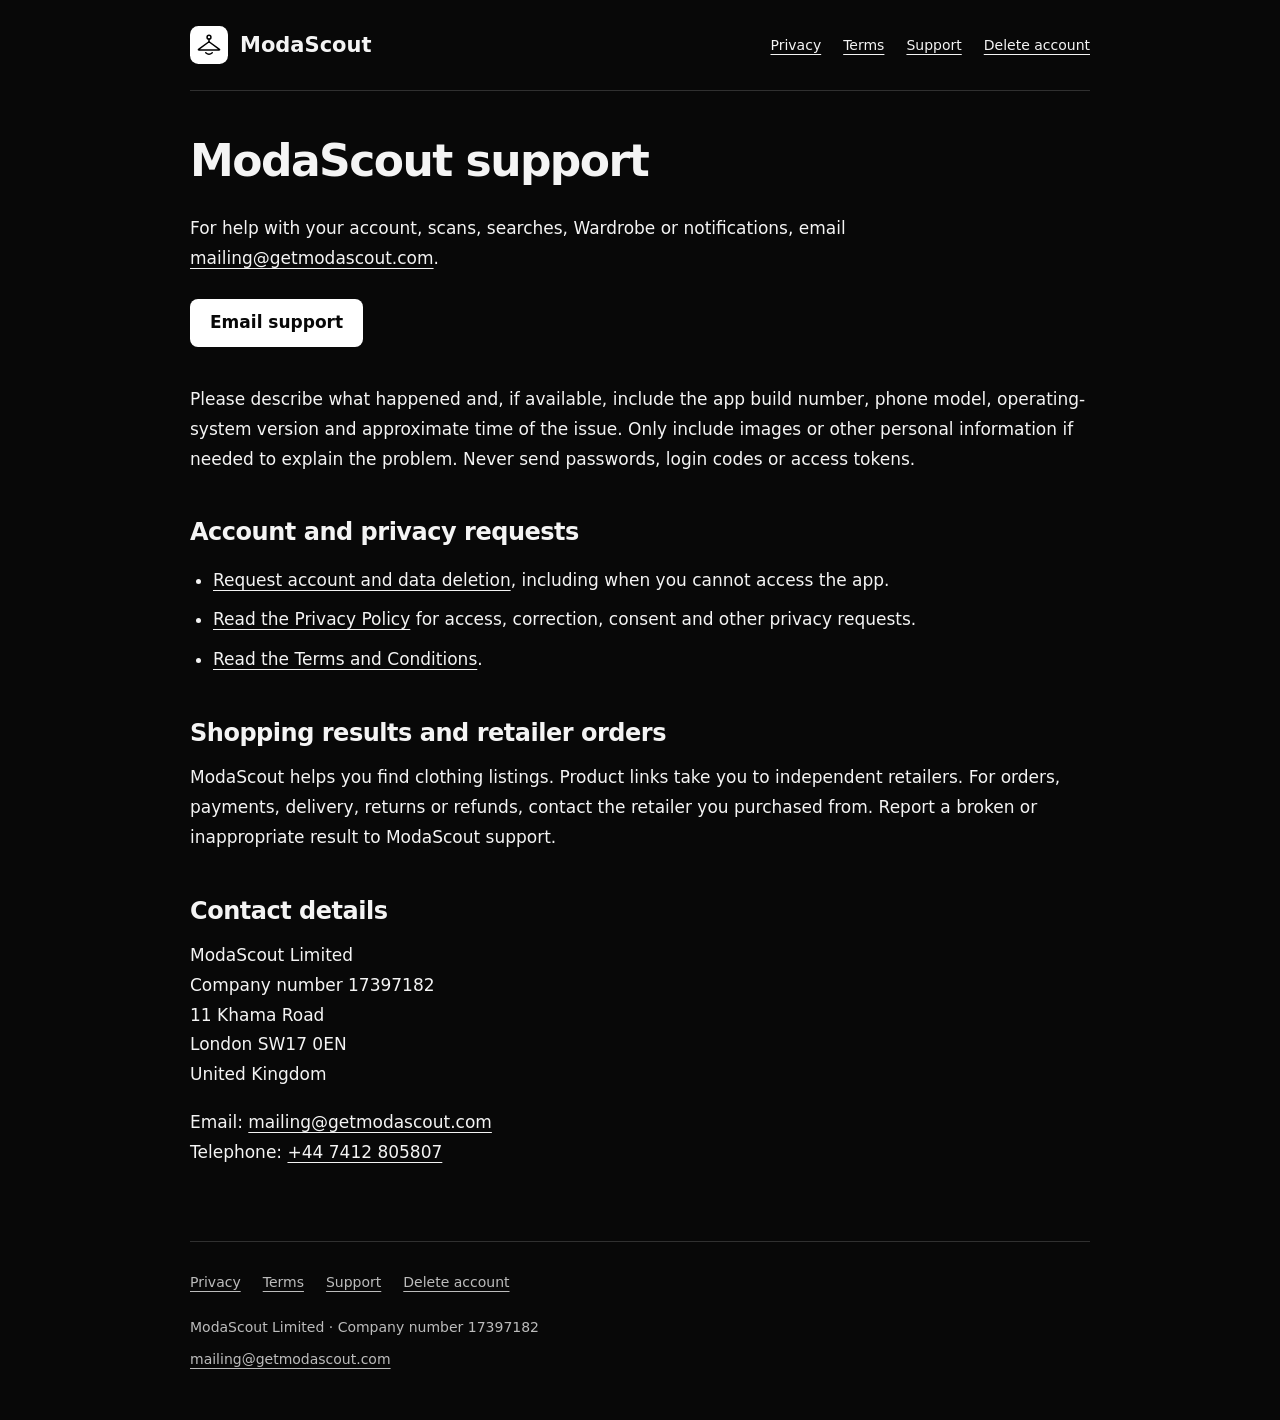
<file: support/index.html>
<!doctype html>
<html lang="en">
<head>
  <meta charset="utf-8">
  <meta name="viewport" content="width=device-width, initial-scale=1">
  <meta name="description" content="Support for ModaScout.">
  <title>Support | ModaScout</title>
  <link rel="canonical" href="https://www.getmodascout.com/support/">
  <link rel="icon" type="image/svg+xml" href="/favicon.svg">
  <link rel="stylesheet" href="/assets/legal.css">
</head>
<body>
  <a class="skip" href="#content">Skip to content</a>
  <header><a class="brand" href="/"><img src="/favicon.svg" width="38" height="38" alt="">ModaScout</a><nav aria-label="Information"><a href="/privacy/">Privacy</a><a href="/terms/">Terms</a><a href="/support/">Support</a><a href="/delete-account/">Delete account</a></nav></header>
  <main id="content"><h1>ModaScout support</h1>
<p>For help with your account, scans, searches, Wardrobe or notifications, email <a href="mailto:mailing@getmodascout.com">mailing@getmodascout.com</a>.</p>
<p><a class="action" href="mailto:mailing@getmodascout.com?subject=ModaScout%20support">Email support</a></p>
<p>Please describe what happened and, if available, include the app build number, phone model, operating-system version and approximate time of the issue. Only include images or other personal information if needed to explain the problem. Never send passwords, login codes or access tokens.</p>
<h2>Account and privacy requests</h2>
<ul><li><a href="/delete-account/">Request account and data deletion</a>, including when you cannot access the app.</li><li><a href="/privacy/">Read the Privacy Policy</a> for access, correction, consent and other privacy requests.</li><li><a href="/terms/">Read the Terms and Conditions</a>.</li></ul>
<h2>Shopping results and retailer orders</h2>
<p>ModaScout helps you find clothing listings. Product links take you to independent retailers. For orders, payments, delivery, returns or refunds, contact the retailer you purchased from. Report a broken or inappropriate result to ModaScout support.</p>
<h2>Contact details</h2>
<p>ModaScout Limited<br>Company number 17397182<br>11 Khama Road<br>London SW17 0EN<br>United Kingdom</p>
<p>Email: <a href="mailto:mailing@getmodascout.com">mailing@getmodascout.com</a><br>Telephone: <a href="tel:+447412805807">+44 7412 805807</a></p></main>
  <footer><nav aria-label="Information"><a href="/privacy/">Privacy</a><a href="/terms/">Terms</a><a href="/support/">Support</a><a href="/delete-account/">Delete account</a></nav><p>ModaScout Limited · Company number 17397182</p><p><a href="mailto:mailing@getmodascout.com">mailing@getmodascout.com</a></p></footer>
</body>
</html>
</file>
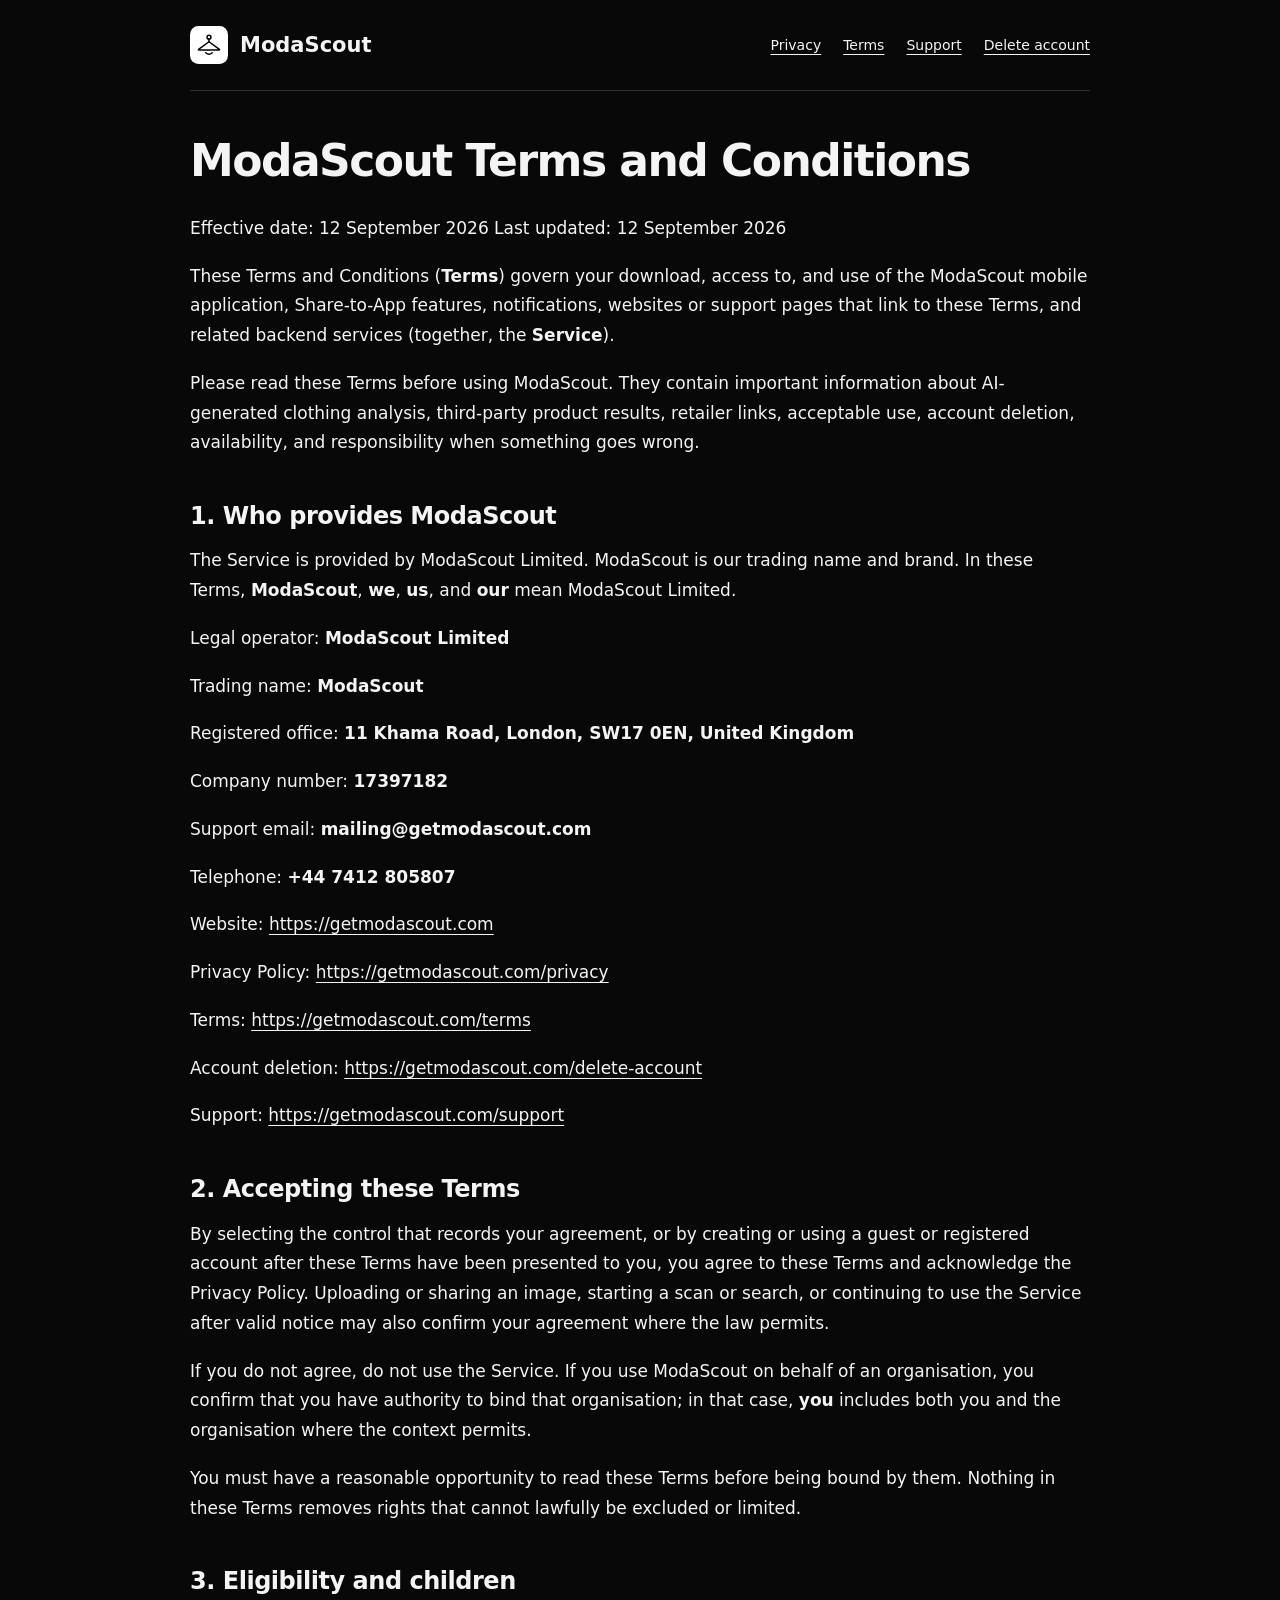
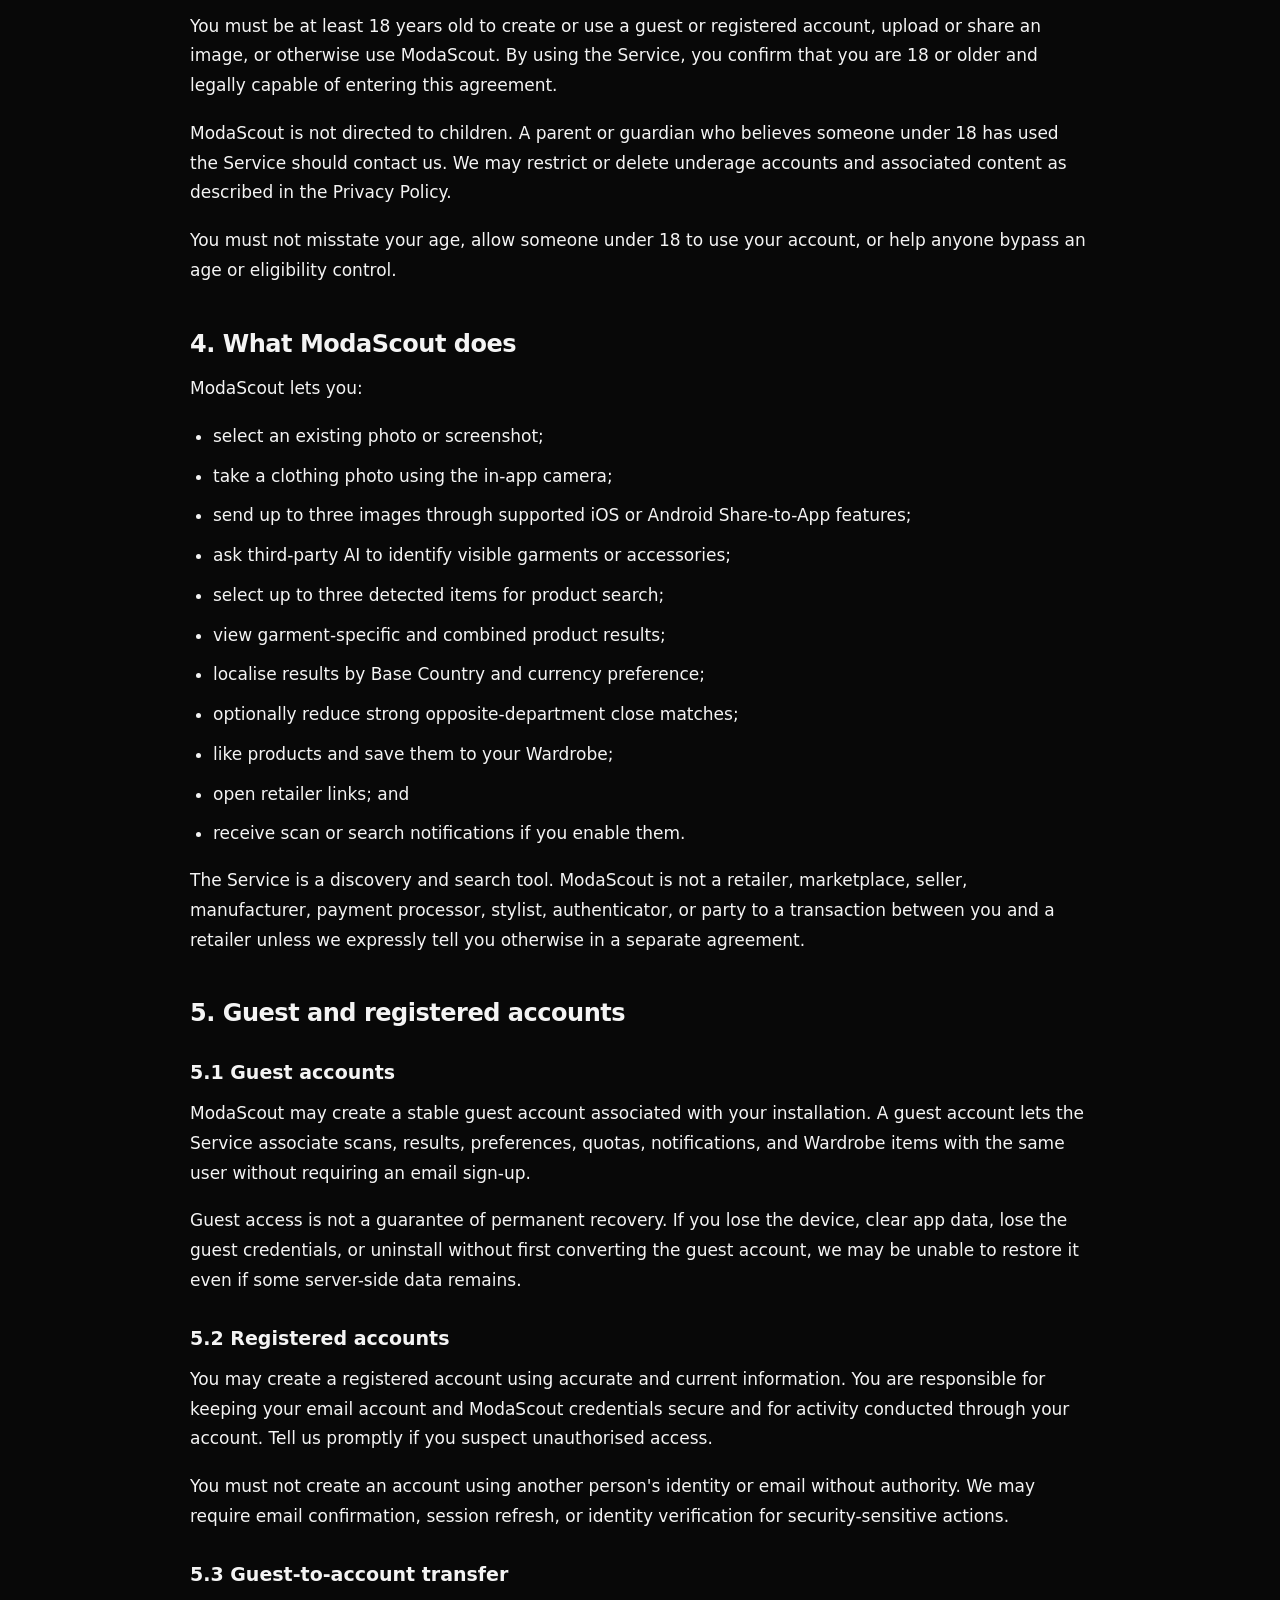
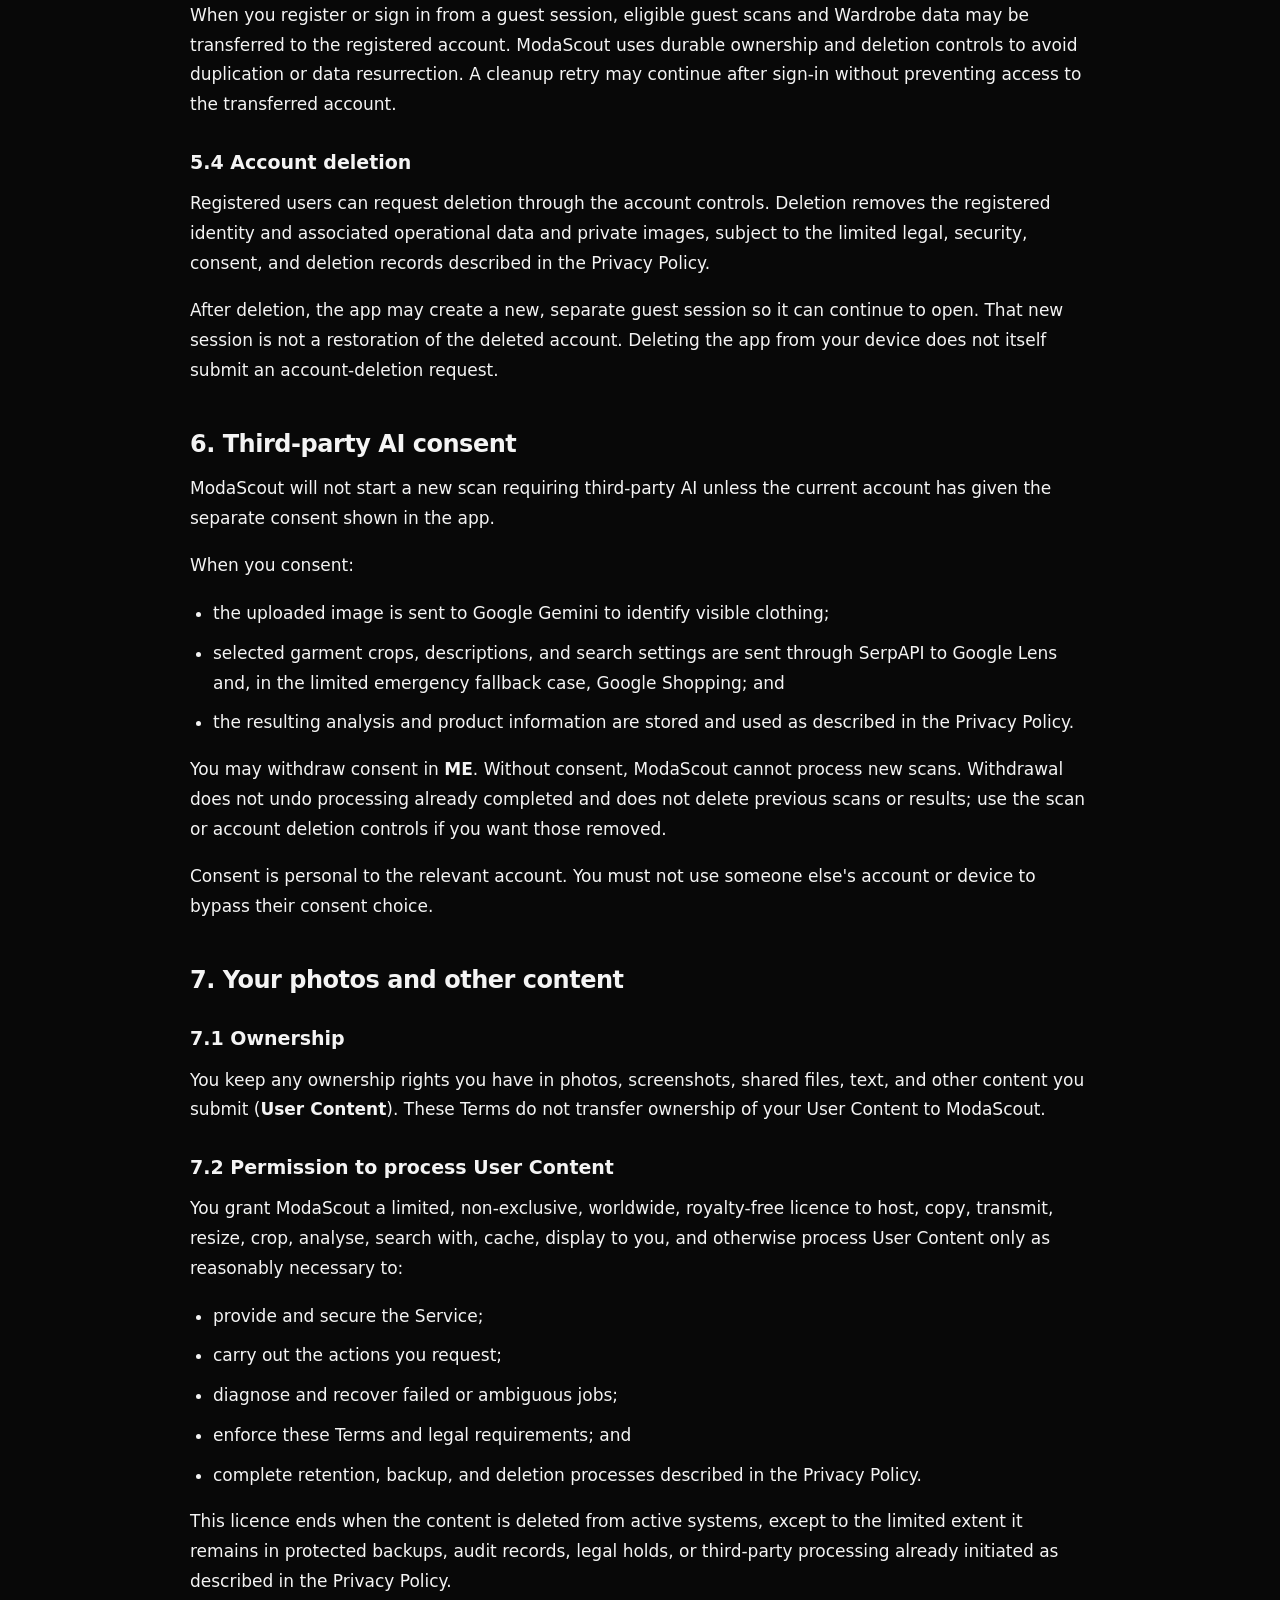
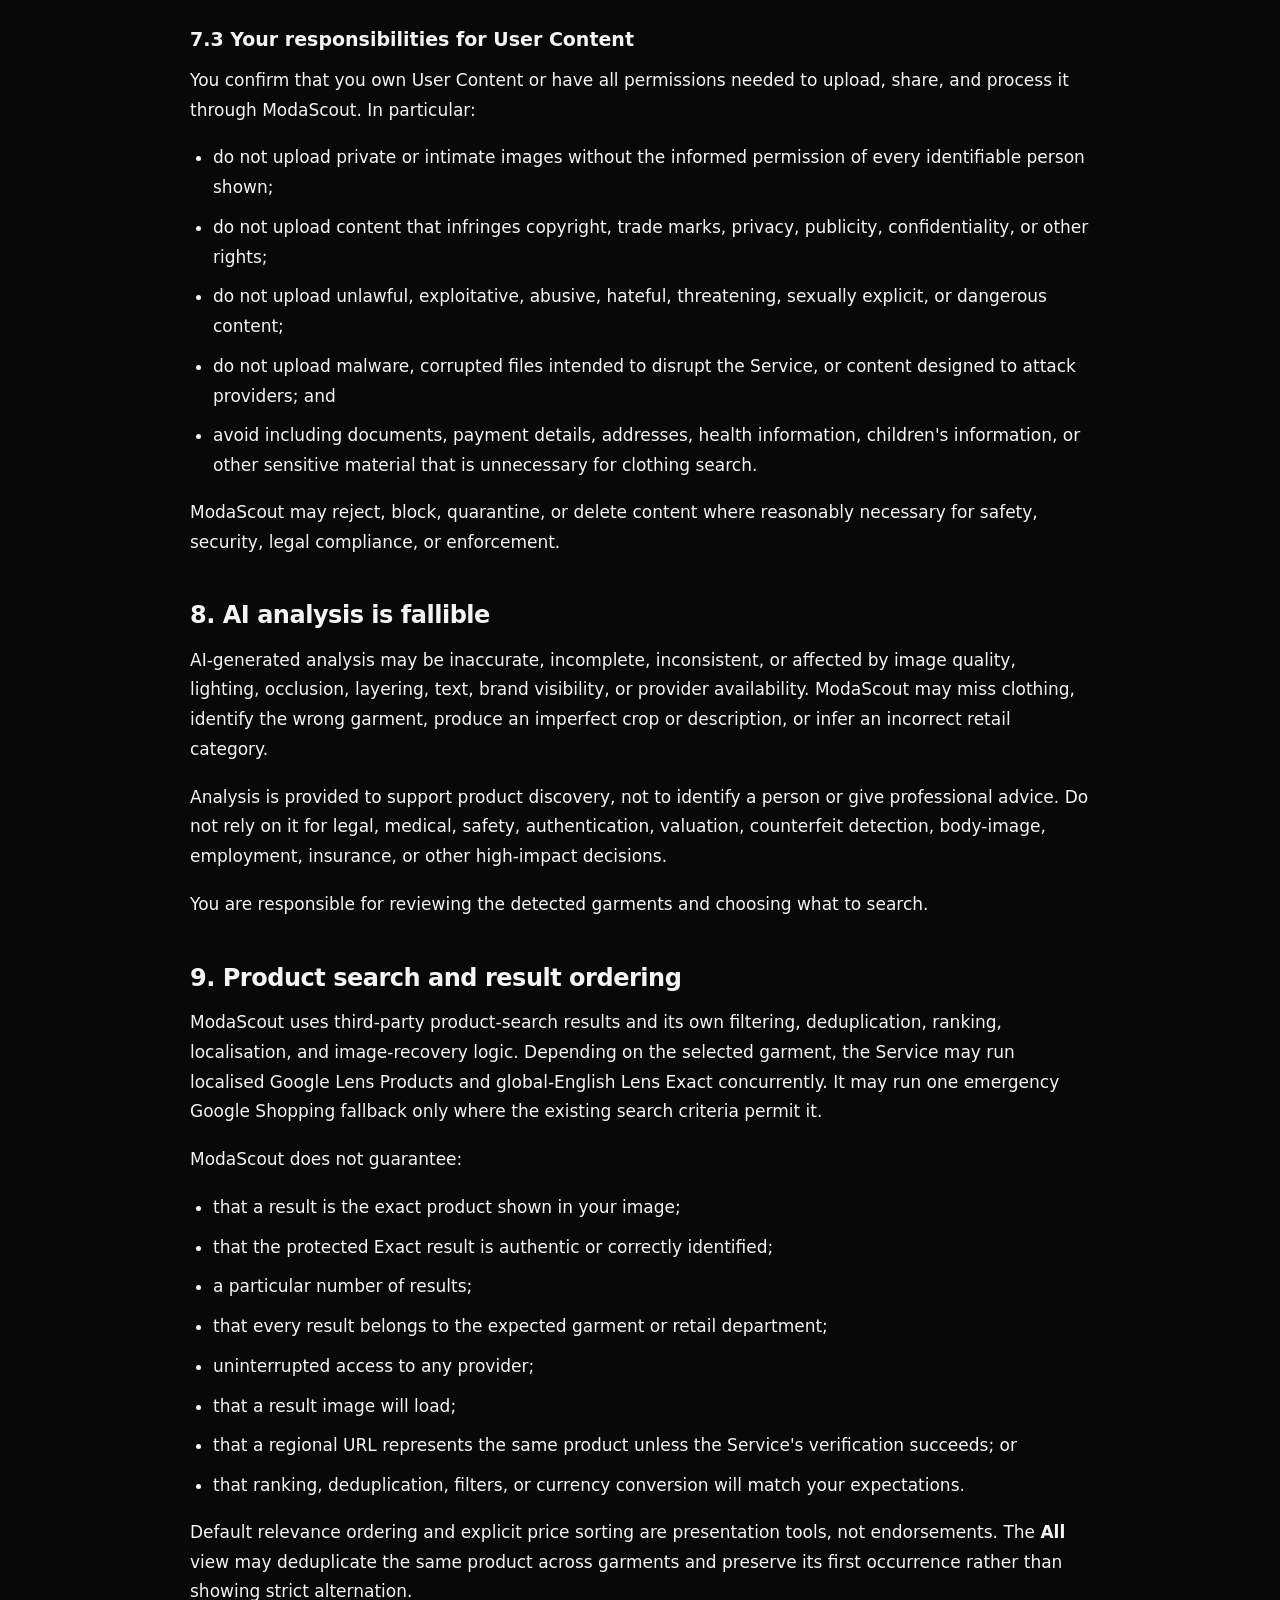
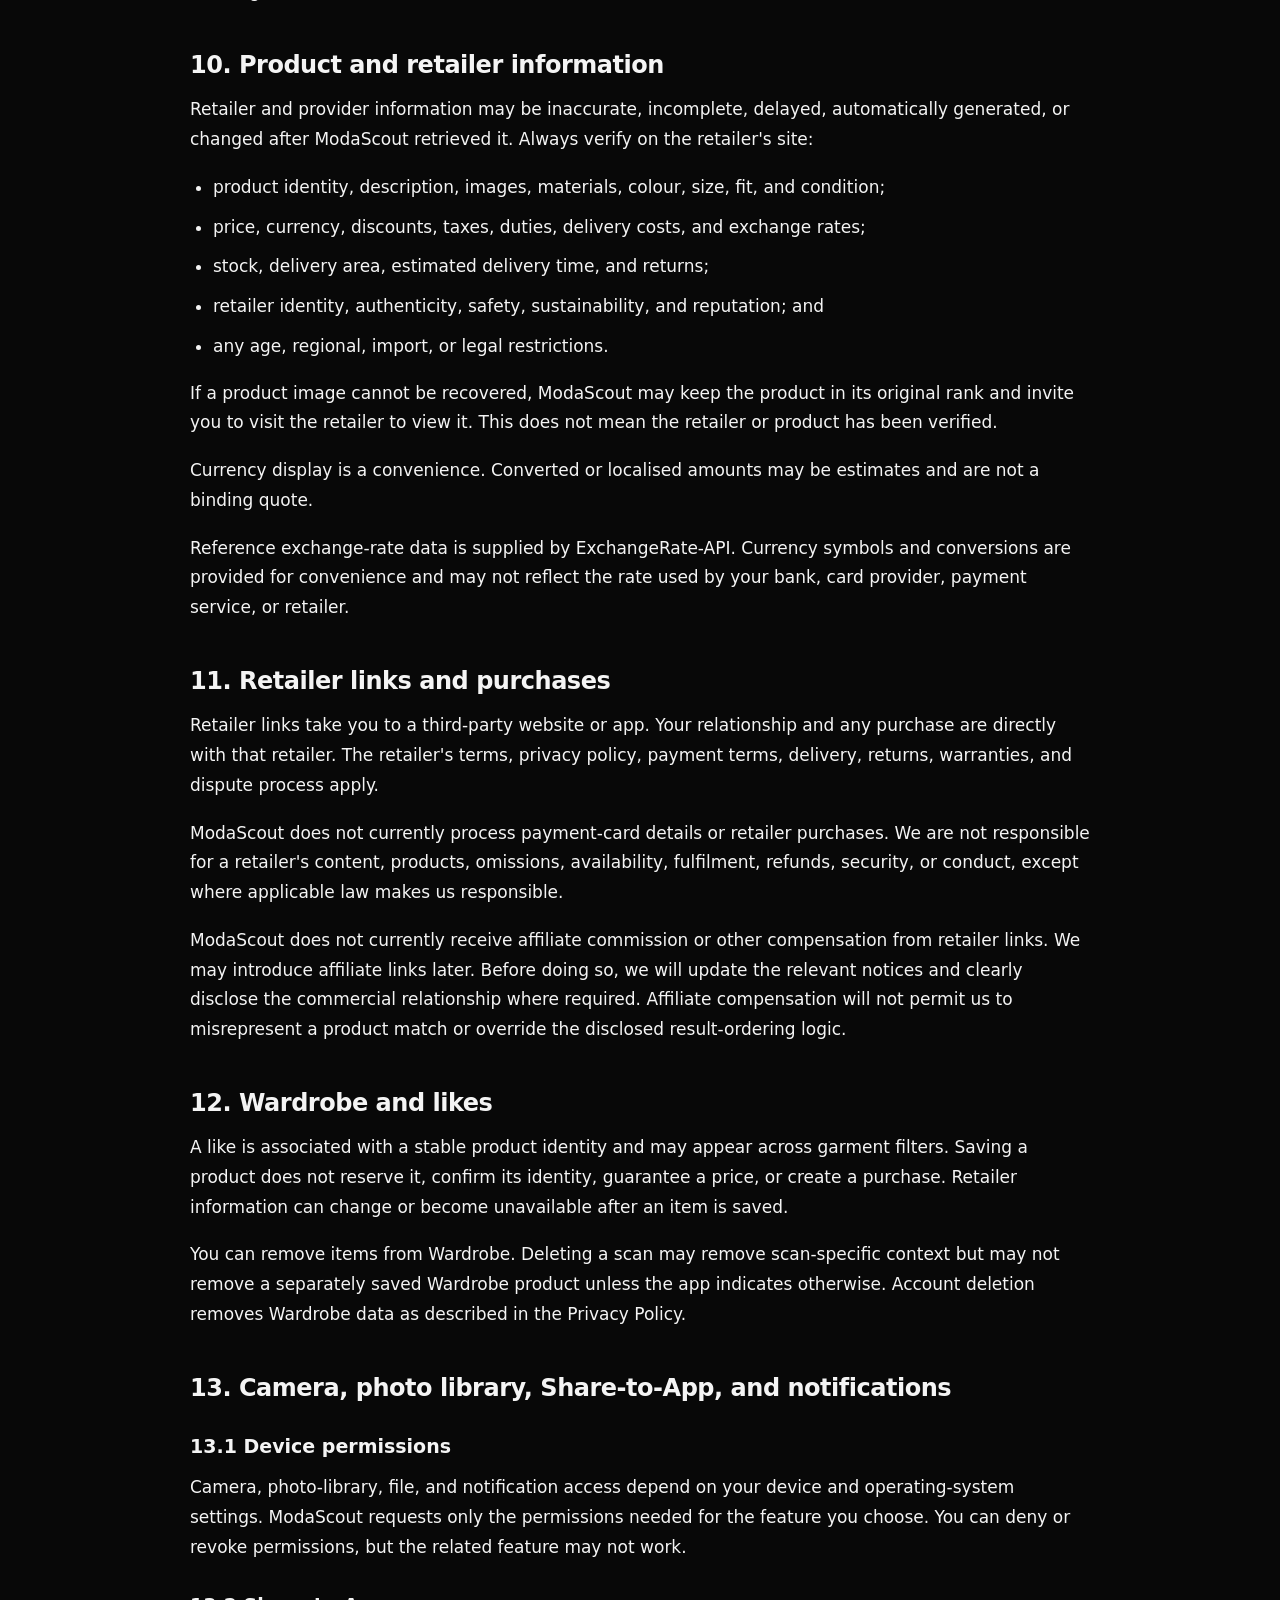
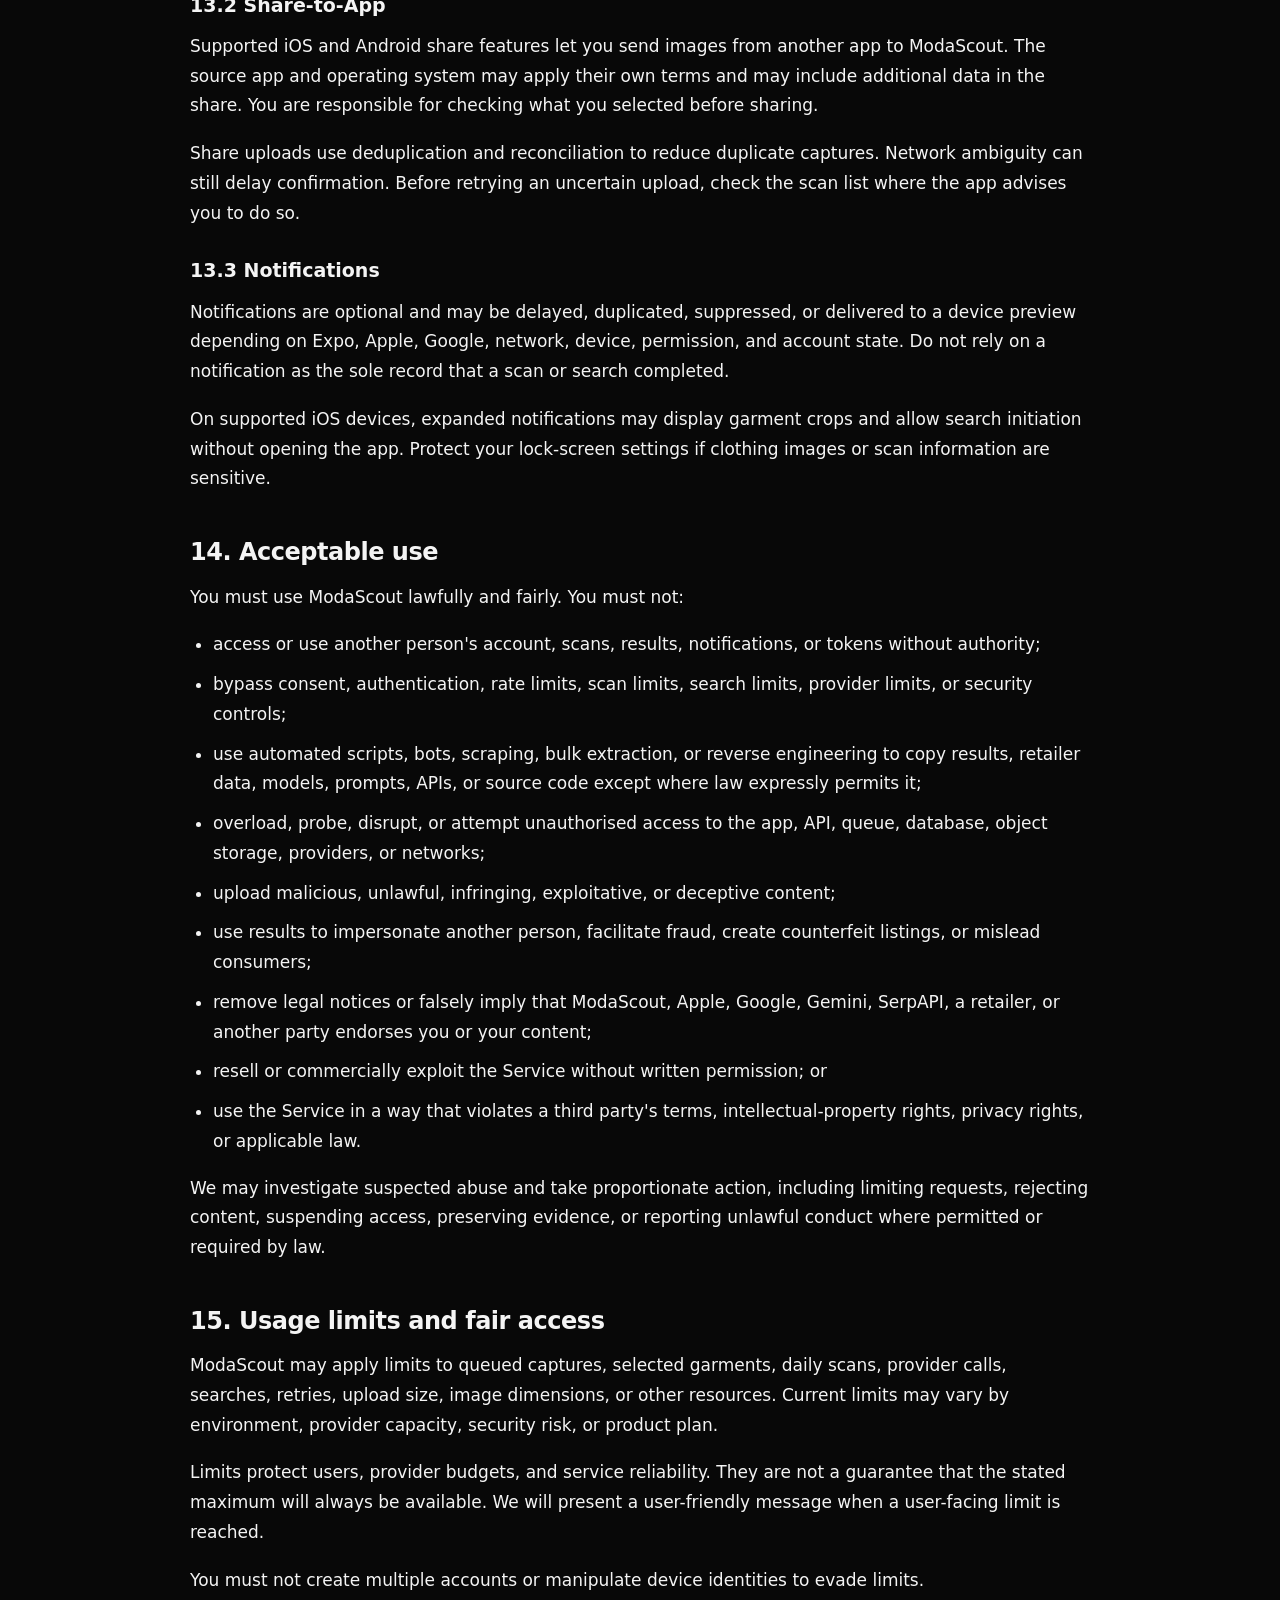
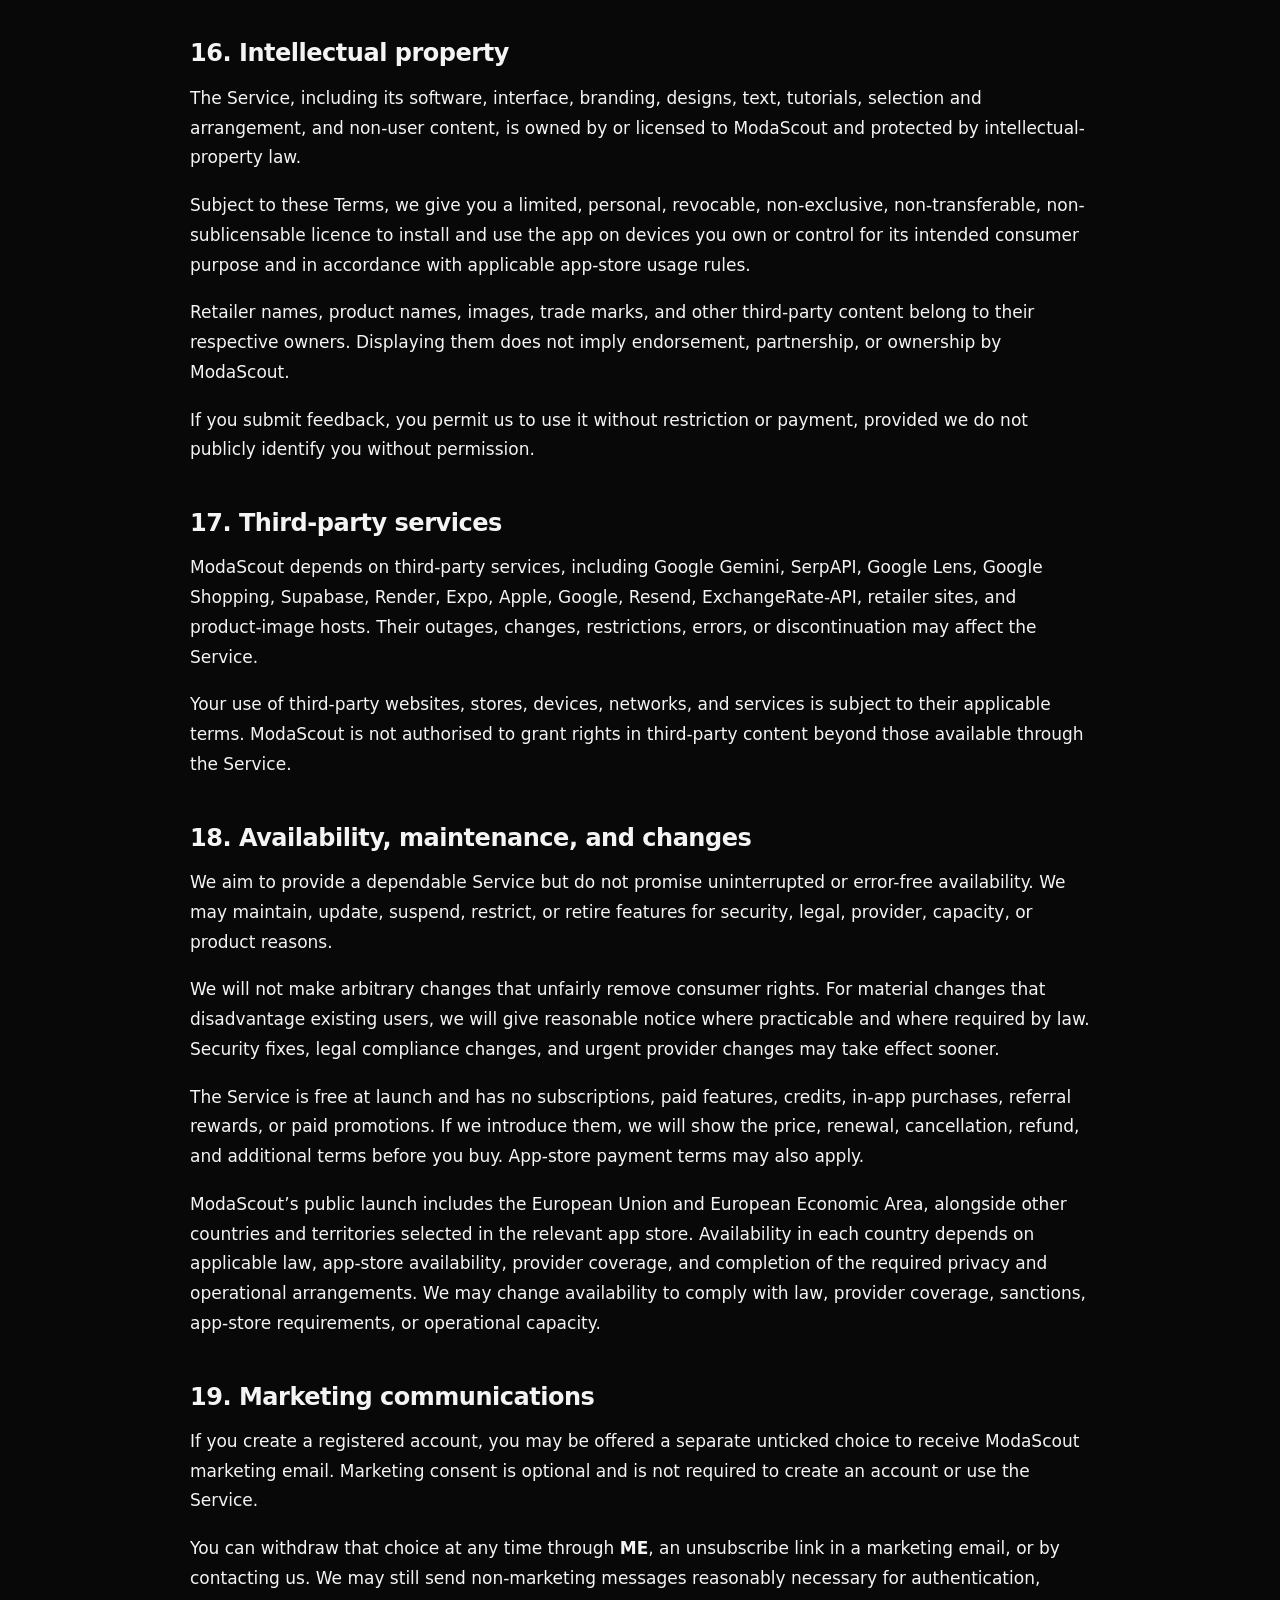
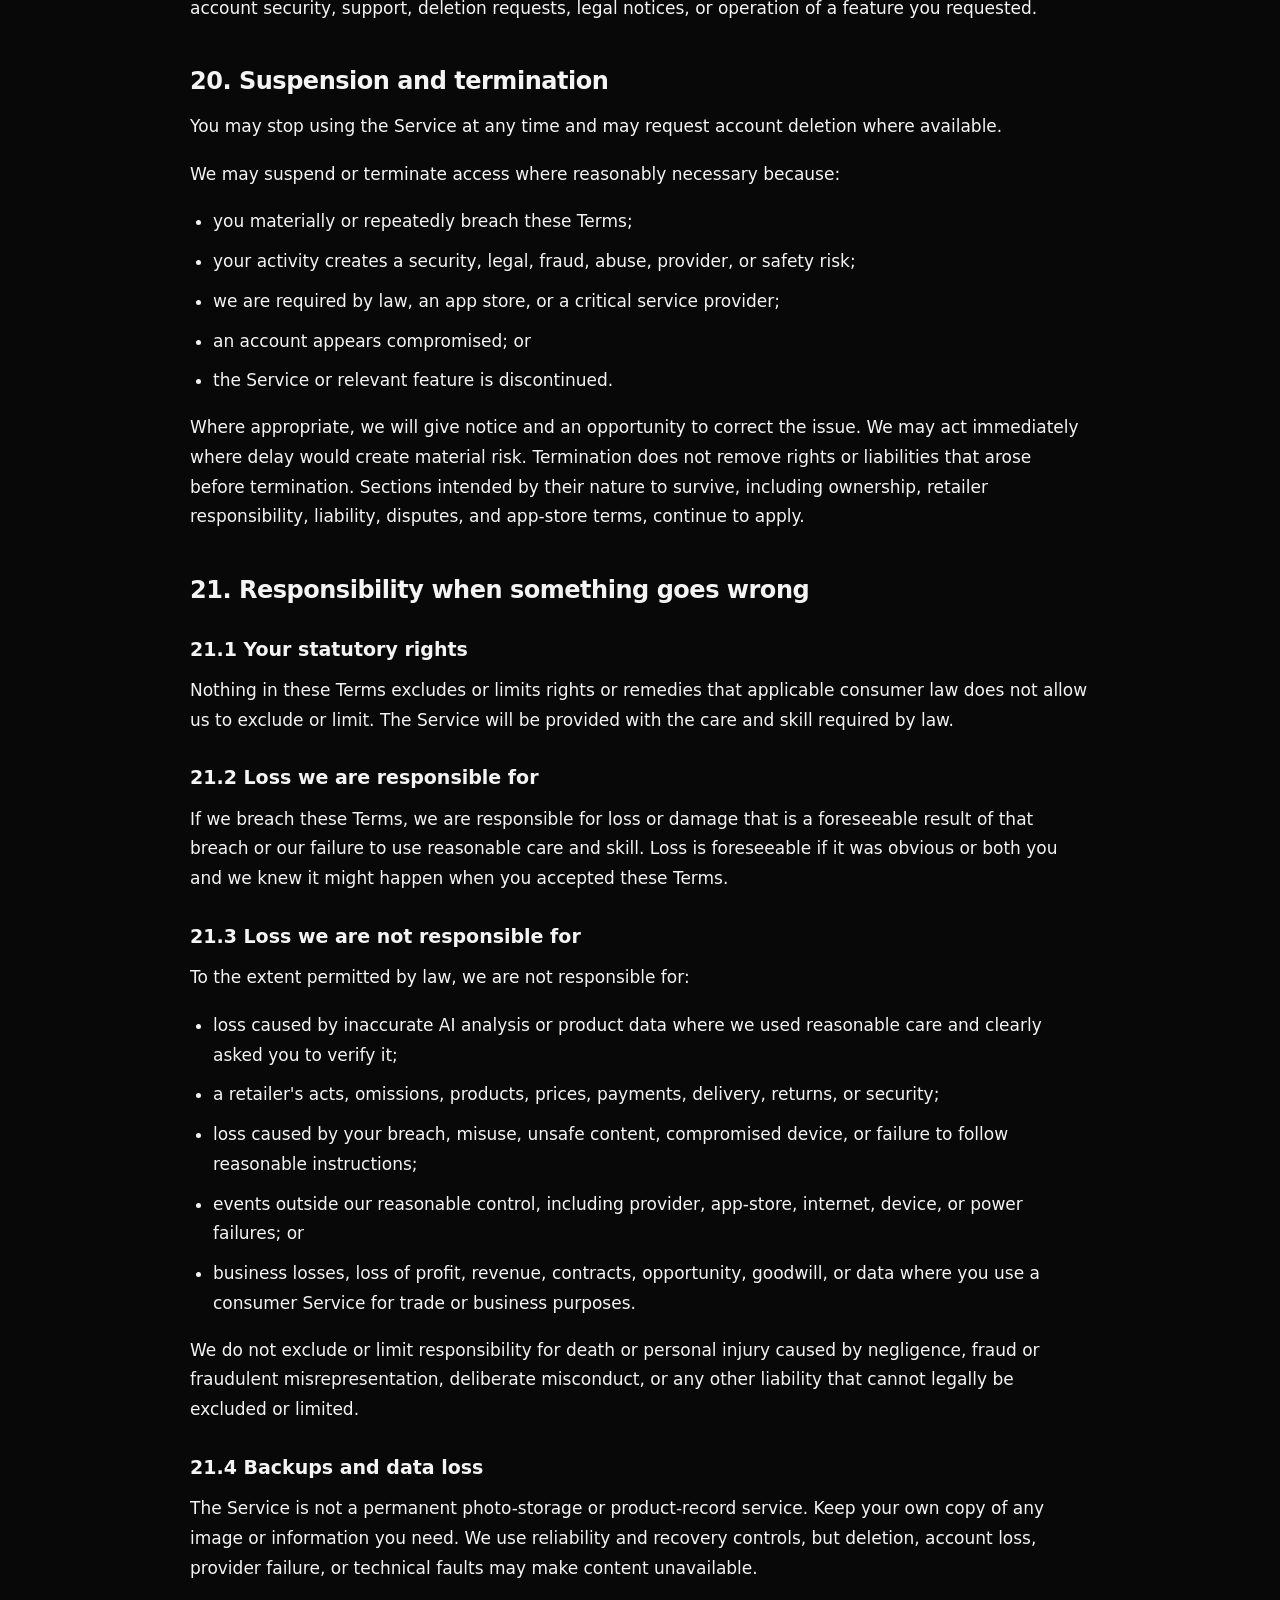
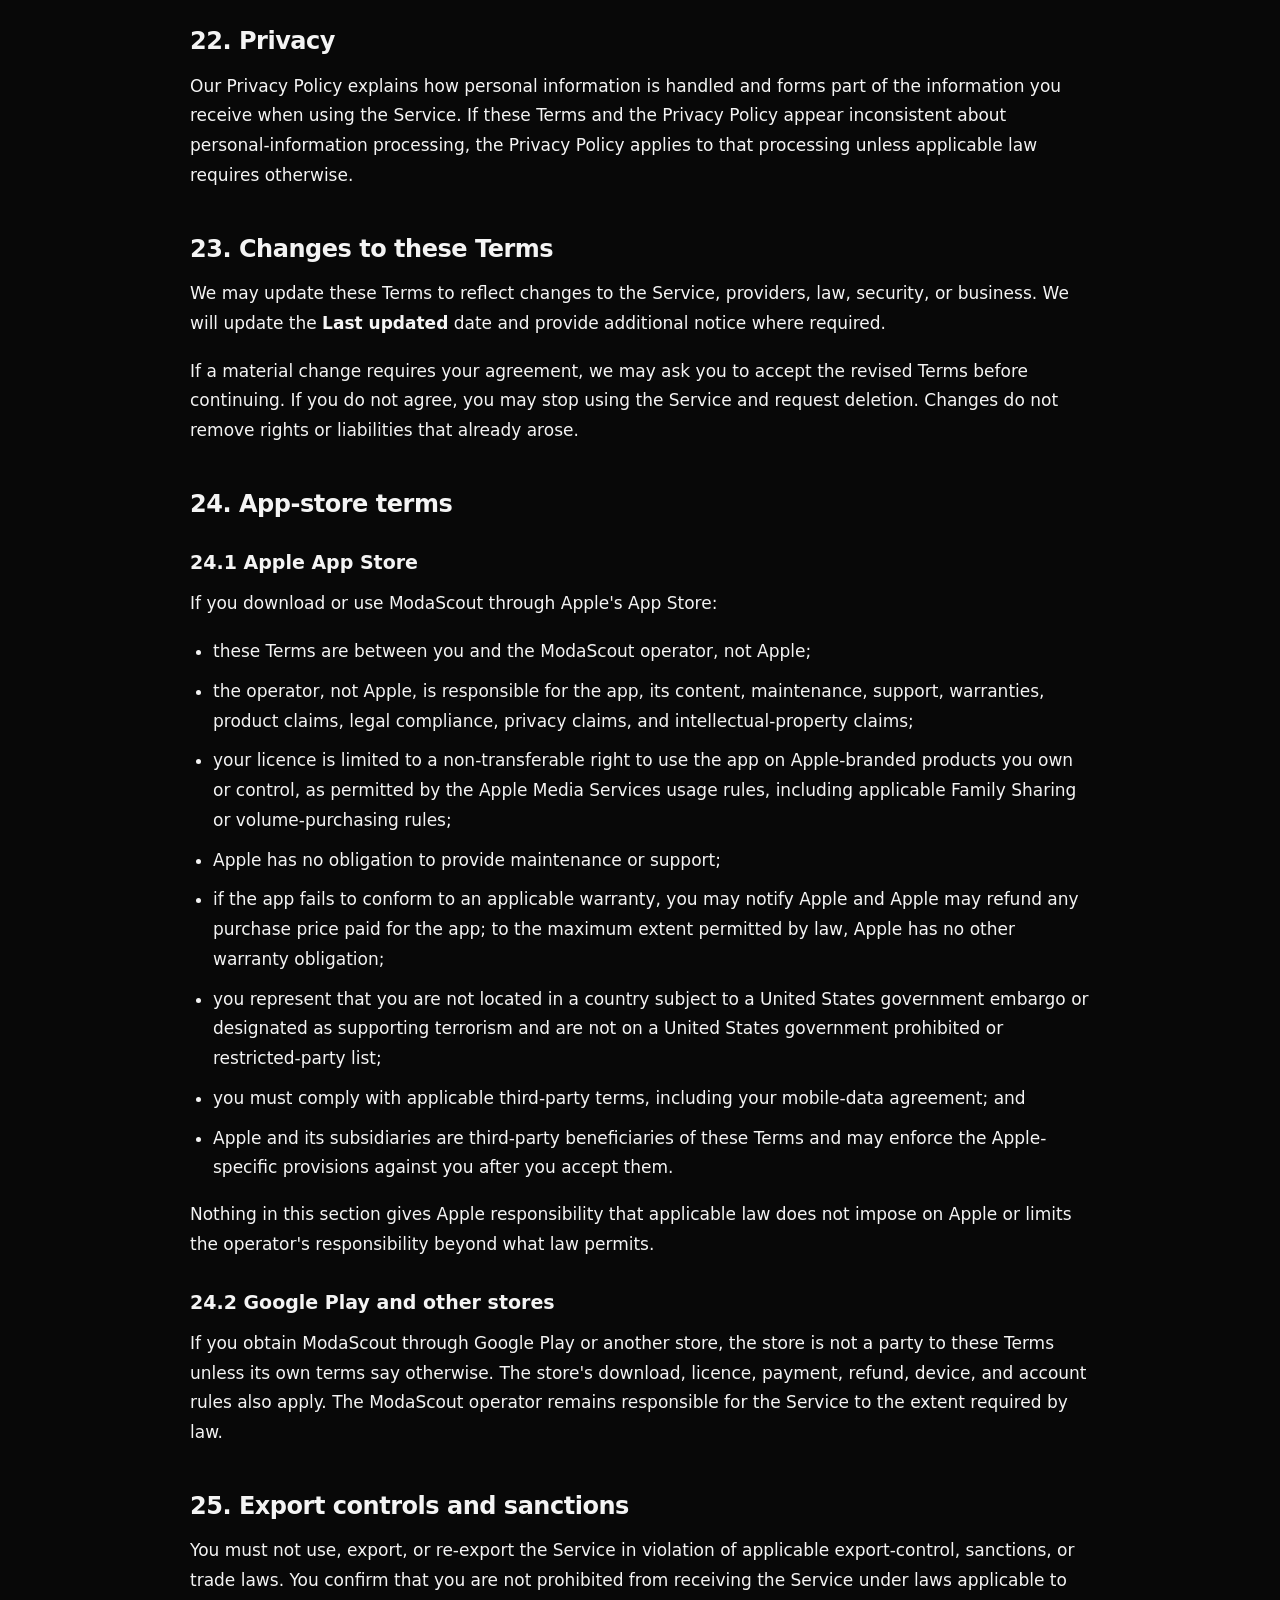
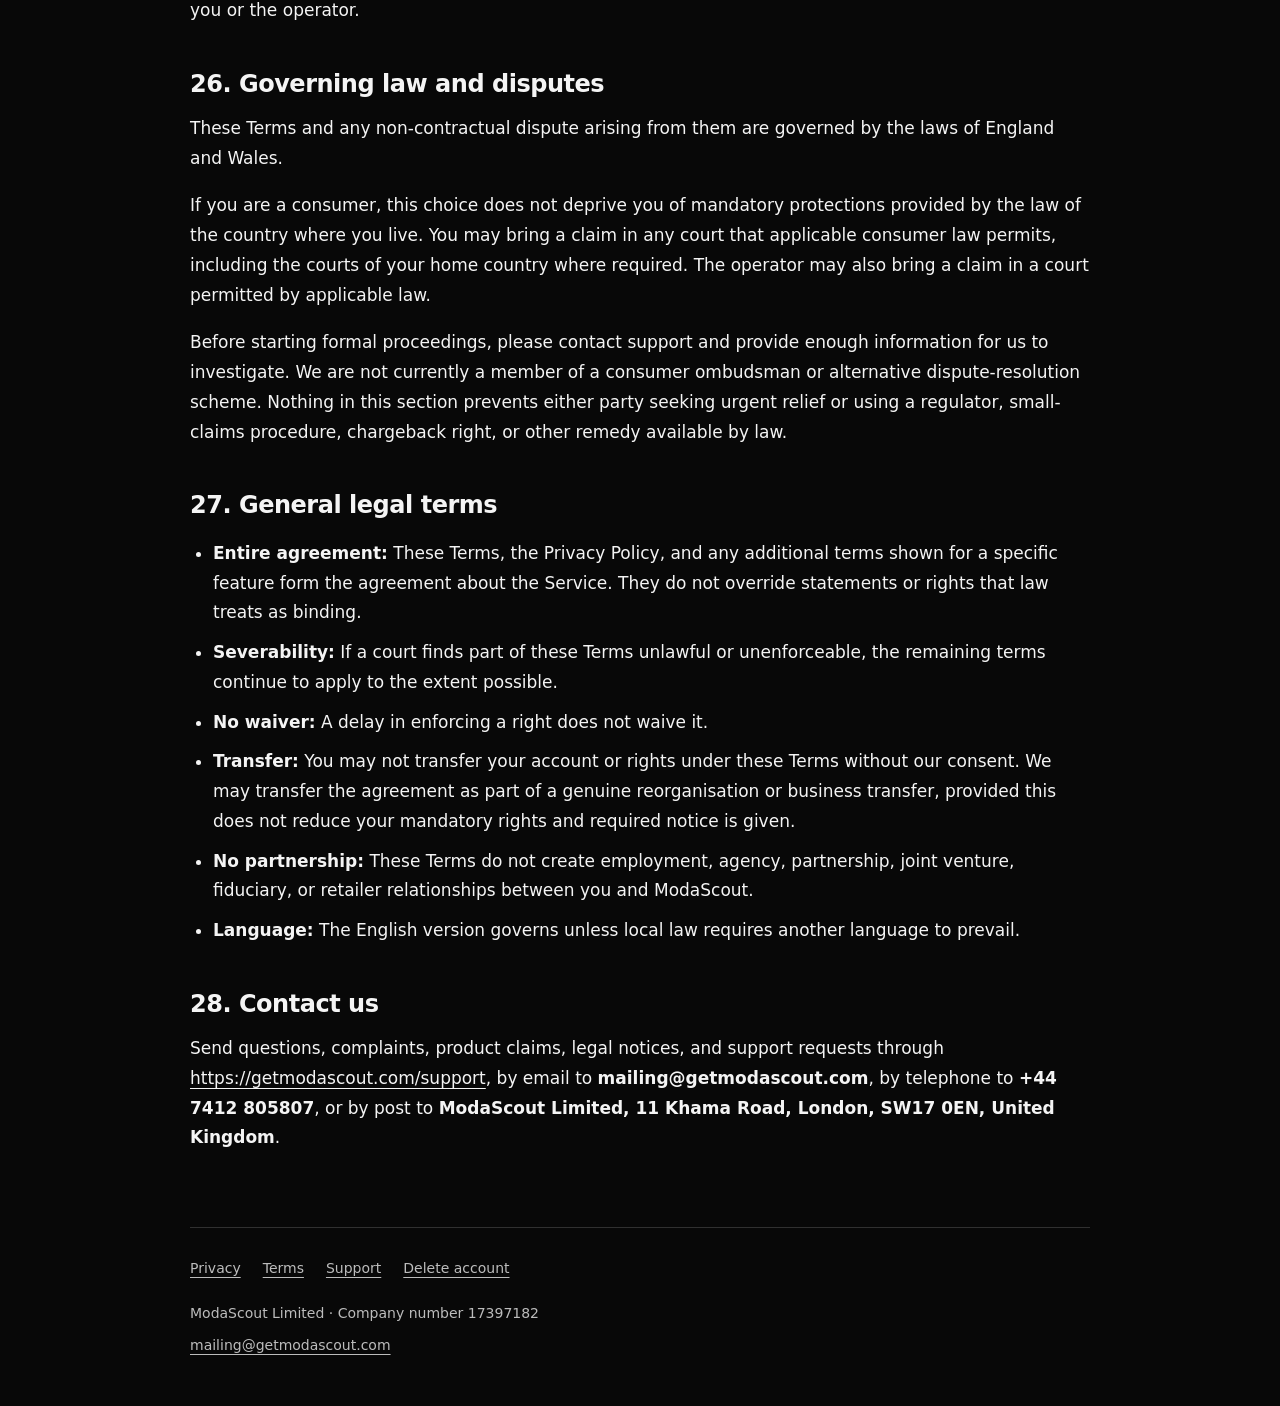
<file: terms/index.html>
<!doctype html>
<html lang="en">
<head>
  <meta charset="utf-8">
  <meta name="viewport" content="width=device-width, initial-scale=1">
  <meta name="description" content="ModaScout Terms and Conditions, effective 12 September 2026.">
  <title>Terms and Conditions | ModaScout</title>
  <link rel="canonical" href="https://www.getmodascout.com/terms/">
  <link rel="icon" type="image/svg+xml" href="/favicon.svg">
  <link rel="stylesheet" href="/assets/legal.css">
</head>
<body>
  <a class="skip" href="#content">Skip to content</a>
  <header><a class="brand" href="/"><img src="/favicon.svg" width="38" height="38" alt="">ModaScout</a><nav aria-label="Information"><a href="/privacy/">Privacy</a><a href="/terms/">Terms</a><a href="/support/">Support</a><a href="/delete-account/">Delete account</a></nav></header>
  <main id="content"><h1>ModaScout Terms and Conditions</h1>
<p>Effective date: 12 September 2026 Last updated: 12 September 2026</p>
<p>These Terms and Conditions (<strong>Terms</strong>) govern your download, access to, and use of the ModaScout mobile application, Share-to-App features, notifications, websites or support pages that link to these Terms, and related backend services (together, the <strong>Service</strong>).</p>
<p>Please read these Terms before using ModaScout. They contain important information about AI-generated clothing analysis, third-party product results, retailer links, acceptable use, account deletion, availability, and responsibility when something goes wrong.</p>
<h2>1. Who provides ModaScout</h2>
<p>The Service is provided by ModaScout Limited. ModaScout is our trading name and brand. In these Terms, <strong>ModaScout</strong>, <strong>we</strong>, <strong>us</strong>, and <strong>our</strong> mean ModaScout Limited.</p>
<p>Legal operator: <strong>ModaScout Limited</strong></p>
<p>Trading name: <strong>ModaScout</strong></p>
<p>Registered office: <strong>11 Khama Road, London, SW17 0EN, United Kingdom</strong></p>
<p>Company number: <strong>17397182</strong></p>
<p>Support email: <strong>mailing@getmodascout.com</strong></p>
<p>Telephone: <strong>+44 7412 805807</strong></p>
<p>Website: <a href="https://getmodascout.com">https://getmodascout.com</a></p>
<p>Privacy Policy: <a href="https://getmodascout.com/privacy">https://getmodascout.com/privacy</a></p>
<p>Terms: <a href="https://getmodascout.com/terms">https://getmodascout.com/terms</a></p>
<p>Account deletion: <a href="https://getmodascout.com/delete-account">https://getmodascout.com/delete-account</a></p>
<p>Support: <a href="https://getmodascout.com/support">https://getmodascout.com/support</a></p>
<h2>2. Accepting these Terms</h2>
<p>By selecting the control that records your agreement, or by creating or using a guest or registered account after these Terms have been presented to you, you agree to these Terms and acknowledge the Privacy Policy. Uploading or sharing an image, starting a scan or search, or continuing to use the Service after valid notice may also confirm your agreement where the law permits.</p>
<p>If you do not agree, do not use the Service. If you use ModaScout on behalf of an organisation, you confirm that you have authority to bind that organisation; in that case, <strong>you</strong> includes both you and the organisation where the context permits.</p>
<p>You must have a reasonable opportunity to read these Terms before being bound by them. Nothing in these Terms removes rights that cannot lawfully be excluded or limited.</p>
<h2>3. Eligibility and children</h2>
<p>You must be at least 18 years old to create or use a guest or registered account, upload or share an image, or otherwise use ModaScout. By using the Service, you confirm that you are 18 or older and legally capable of entering this agreement.</p>
<p>ModaScout is not directed to children. A parent or guardian who believes someone under 18 has used the Service should contact us. We may restrict or delete underage accounts and associated content as described in the Privacy Policy.</p>
<p>You must not misstate your age, allow someone under 18 to use your account, or help anyone bypass an age or eligibility control.</p>
<h2>4. What ModaScout does</h2>
<p>ModaScout lets you:</p>
<ul>
<li>select an existing photo or screenshot;</li>
<li>take a clothing photo using the in-app camera;</li>
<li>send up to three images through supported iOS or Android Share-to-App features;</li>
<li>ask third-party AI to identify visible garments or accessories;</li>
<li>select up to three detected items for product search;</li>
<li>view garment-specific and combined product results;</li>
<li>localise results by Base Country and currency preference;</li>
<li>optionally reduce strong opposite-department close matches;</li>
<li>like products and save them to your Wardrobe;</li>
<li>open retailer links; and</li>
<li>receive scan or search notifications if you enable them.</li>
</ul>
<p>The Service is a discovery and search tool. ModaScout is not a retailer, marketplace, seller, manufacturer, payment processor, stylist, authenticator, or party to a transaction between you and a retailer unless we expressly tell you otherwise in a separate agreement.</p>
<h2>5. Guest and registered accounts</h2>
<h3>5.1 Guest accounts</h3>
<p>ModaScout may create a stable guest account associated with your installation. A guest account lets the Service associate scans, results, preferences, quotas, notifications, and Wardrobe items with the same user without requiring an email sign-up.</p>
<p>Guest access is not a guarantee of permanent recovery. If you lose the device, clear app data, lose the guest credentials, or uninstall without first converting the guest account, we may be unable to restore it even if some server-side data remains.</p>
<h3>5.2 Registered accounts</h3>
<p>You may create a registered account using accurate and current information. You are responsible for keeping your email account and ModaScout credentials secure and for activity conducted through your account. Tell us promptly if you suspect unauthorised access.</p>
<p>You must not create an account using another person&#x27;s identity or email without authority. We may require email confirmation, session refresh, or identity verification for security-sensitive actions.</p>
<h3>5.3 Guest-to-account transfer</h3>
<p>When you register or sign in from a guest session, eligible guest scans and Wardrobe data may be transferred to the registered account. ModaScout uses durable ownership and deletion controls to avoid duplication or data resurrection. A cleanup retry may continue after sign-in without preventing access to the transferred account.</p>
<h3>5.4 Account deletion</h3>
<p>Registered users can request deletion through the account controls. Deletion removes the registered identity and associated operational data and private images, subject to the limited legal, security, consent, and deletion records described in the Privacy Policy.</p>
<p>After deletion, the app may create a new, separate guest session so it can continue to open. That new session is not a restoration of the deleted account. Deleting the app from your device does not itself submit an account-deletion request.</p>
<h2>6. Third-party AI consent</h2>
<p>ModaScout will not start a new scan requiring third-party AI unless the current account has given the separate consent shown in the app.</p>
<p>When you consent:</p>
<ul>
<li>the uploaded image is sent to Google Gemini to identify visible clothing;</li>
<li>selected garment crops, descriptions, and search settings are sent through SerpAPI to Google Lens and, in the limited emergency fallback case, Google Shopping; and</li>
<li>the resulting analysis and product information are stored and used as described in the Privacy Policy.</li>
</ul>
<p>You may withdraw consent in <strong>ME</strong>. Without consent, ModaScout cannot process new scans. Withdrawal does not undo processing already completed and does not delete previous scans or results; use the scan or account deletion controls if you want those removed.</p>
<p>Consent is personal to the relevant account. You must not use someone else&#x27;s account or device to bypass their consent choice.</p>
<h2>7. Your photos and other content</h2>
<h3>7.1 Ownership</h3>
<p>You keep any ownership rights you have in photos, screenshots, shared files, text, and other content you submit (<strong>User Content</strong>). These Terms do not transfer ownership of your User Content to ModaScout.</p>
<h3>7.2 Permission to process User Content</h3>
<p>You grant ModaScout a limited, non-exclusive, worldwide, royalty-free licence to host, copy, transmit, resize, crop, analyse, search with, cache, display to you, and otherwise process User Content only as reasonably necessary to:</p>
<ul>
<li>provide and secure the Service;</li>
<li>carry out the actions you request;</li>
<li>diagnose and recover failed or ambiguous jobs;</li>
<li>enforce these Terms and legal requirements; and</li>
<li>complete retention, backup, and deletion processes described in the Privacy Policy.</li>
</ul>
<p>This licence ends when the content is deleted from active systems, except to the limited extent it remains in protected backups, audit records, legal holds, or third-party processing already initiated as described in the Privacy Policy.</p>
<h3>7.3 Your responsibilities for User Content</h3>
<p>You confirm that you own User Content or have all permissions needed to upload, share, and process it through ModaScout. In particular:</p>
<ul>
<li>do not upload private or intimate images without the informed permission of every identifiable person shown;</li>
<li>do not upload content that infringes copyright, trade marks, privacy, publicity, confidentiality, or other rights;</li>
<li>do not upload unlawful, exploitative, abusive, hateful, threatening, sexually explicit, or dangerous content;</li>
<li>do not upload malware, corrupted files intended to disrupt the Service, or content designed to attack providers; and</li>
<li>avoid including documents, payment details, addresses, health information, children&#x27;s information, or other sensitive material that is unnecessary for clothing search.</li>
</ul>
<p>ModaScout may reject, block, quarantine, or delete content where reasonably necessary for safety, security, legal compliance, or enforcement.</p>
<h2>8. AI analysis is fallible</h2>
<p>AI-generated analysis may be inaccurate, incomplete, inconsistent, or affected by image quality, lighting, occlusion, layering, text, brand visibility, or provider availability. ModaScout may miss clothing, identify the wrong garment, produce an imperfect crop or description, or infer an incorrect retail category.</p>
<p>Analysis is provided to support product discovery, not to identify a person or give professional advice. Do not rely on it for legal, medical, safety, authentication, valuation, counterfeit detection, body-image, employment, insurance, or other high-impact decisions.</p>
<p>You are responsible for reviewing the detected garments and choosing what to search.</p>
<h2>9. Product search and result ordering</h2>
<p>ModaScout uses third-party product-search results and its own filtering, deduplication, ranking, localisation, and image-recovery logic. Depending on the selected garment, the Service may run localised Google Lens Products and global-English Lens Exact concurrently. It may run one emergency Google Shopping fallback only where the existing search criteria permit it.</p>
<p>ModaScout does not guarantee:</p>
<ul>
<li>that a result is the exact product shown in your image;</li>
<li>that the protected Exact result is authentic or correctly identified;</li>
<li>a particular number of results;</li>
<li>that every result belongs to the expected garment or retail department;</li>
<li>uninterrupted access to any provider;</li>
<li>that a result image will load;</li>
<li>that a regional URL represents the same product unless the Service&#x27;s verification succeeds; or</li>
<li>that ranking, deduplication, filters, or currency conversion will match your expectations.</li>
</ul>
<p>Default relevance ordering and explicit price sorting are presentation tools, not endorsements. The <strong>All</strong> view may deduplicate the same product across garments and preserve its first occurrence rather than showing strict alternation.</p>
<h2>10. Product and retailer information</h2>
<p>Retailer and provider information may be inaccurate, incomplete, delayed, automatically generated, or changed after ModaScout retrieved it. Always verify on the retailer&#x27;s site:</p>
<ul>
<li>product identity, description, images, materials, colour, size, fit, and condition;</li>
<li>price, currency, discounts, taxes, duties, delivery costs, and exchange rates;</li>
<li>stock, delivery area, estimated delivery time, and returns;</li>
<li>retailer identity, authenticity, safety, sustainability, and reputation; and</li>
<li>any age, regional, import, or legal restrictions.</li>
</ul>
<p>If a product image cannot be recovered, ModaScout may keep the product in its original rank and invite you to visit the retailer to view it. This does not mean the retailer or product has been verified.</p>
<p>Currency display is a convenience. Converted or localised amounts may be estimates and are not a binding quote.</p>
<p>Reference exchange-rate data is supplied by ExchangeRate-API. Currency symbols and conversions are provided for convenience and may not reflect the rate used by your bank, card provider, payment service, or retailer.</p>
<h2>11. Retailer links and purchases</h2>
<p>Retailer links take you to a third-party website or app. Your relationship and any purchase are directly with that retailer. The retailer&#x27;s terms, privacy policy, payment terms, delivery, returns, warranties, and dispute process apply.</p>
<p>ModaScout does not currently process payment-card details or retailer purchases. We are not responsible for a retailer&#x27;s content, products, omissions, availability, fulfilment, refunds, security, or conduct, except where applicable law makes us responsible.</p>
<p>ModaScout does not currently receive affiliate commission or other compensation from retailer links. We may introduce affiliate links later. Before doing so, we will update the relevant notices and clearly disclose the commercial relationship where required. Affiliate compensation will not permit us to misrepresent a product match or override the disclosed result-ordering logic.</p>
<h2>12. Wardrobe and likes</h2>
<p>A like is associated with a stable product identity and may appear across garment filters. Saving a product does not reserve it, confirm its identity, guarantee a price, or create a purchase. Retailer information can change or become unavailable after an item is saved.</p>
<p>You can remove items from Wardrobe. Deleting a scan may remove scan-specific context but may not remove a separately saved Wardrobe product unless the app indicates otherwise. Account deletion removes Wardrobe data as described in the Privacy Policy.</p>
<h2>13. Camera, photo library, Share-to-App, and notifications</h2>
<h3>13.1 Device permissions</h3>
<p>Camera, photo-library, file, and notification access depend on your device and operating-system settings. ModaScout requests only the permissions needed for the feature you choose. You can deny or revoke permissions, but the related feature may not work.</p>
<h3>13.2 Share-to-App</h3>
<p>Supported iOS and Android share features let you send images from another app to ModaScout. The source app and operating system may apply their own terms and may include additional data in the share. You are responsible for checking what you selected before sharing.</p>
<p>Share uploads use deduplication and reconciliation to reduce duplicate captures. Network ambiguity can still delay confirmation. Before retrying an uncertain upload, check the scan list where the app advises you to do so.</p>
<h3>13.3 Notifications</h3>
<p>Notifications are optional and may be delayed, duplicated, suppressed, or delivered to a device preview depending on Expo, Apple, Google, network, device, permission, and account state. Do not rely on a notification as the sole record that a scan or search completed.</p>
<p>On supported iOS devices, expanded notifications may display garment crops and allow search initiation without opening the app. Protect your lock-screen settings if clothing images or scan information are sensitive.</p>
<h2>14. Acceptable use</h2>
<p>You must use ModaScout lawfully and fairly. You must not:</p>
<ul>
<li>access or use another person&#x27;s account, scans, results, notifications, or tokens without authority;</li>
<li>bypass consent, authentication, rate limits, scan limits, search limits, provider limits, or security controls;</li>
<li>use automated scripts, bots, scraping, bulk extraction, or reverse engineering to copy results, retailer data, models, prompts, APIs, or source code except where law expressly permits it;</li>
<li>overload, probe, disrupt, or attempt unauthorised access to the app, API, queue, database, object storage, providers, or networks;</li>
<li>upload malicious, unlawful, infringing, exploitative, or deceptive content;</li>
<li>use results to impersonate another person, facilitate fraud, create counterfeit listings, or mislead consumers;</li>
<li>remove legal notices or falsely imply that ModaScout, Apple, Google, Gemini, SerpAPI, a retailer, or another party endorses you or your content;</li>
<li>resell or commercially exploit the Service without written permission; or</li>
<li>use the Service in a way that violates a third party&#x27;s terms, intellectual-property rights, privacy rights, or applicable law.</li>
</ul>
<p>We may investigate suspected abuse and take proportionate action, including limiting requests, rejecting content, suspending access, preserving evidence, or reporting unlawful conduct where permitted or required by law.</p>
<h2>15. Usage limits and fair access</h2>
<p>ModaScout may apply limits to queued captures, selected garments, daily scans, provider calls, searches, retries, upload size, image dimensions, or other resources. Current limits may vary by environment, provider capacity, security risk, or product plan.</p>
<p>Limits protect users, provider budgets, and service reliability. They are not a guarantee that the stated maximum will always be available. We will present a user-friendly message when a user-facing limit is reached.</p>
<p>You must not create multiple accounts or manipulate device identities to evade limits.</p>
<h2>16. Intellectual property</h2>
<p>The Service, including its software, interface, branding, designs, text, tutorials, selection and arrangement, and non-user content, is owned by or licensed to ModaScout and protected by intellectual-property law.</p>
<p>Subject to these Terms, we give you a limited, personal, revocable, non-exclusive, non-transferable, non-sublicensable licence to install and use the app on devices you own or control for its intended consumer purpose and in accordance with applicable app-store usage rules.</p>
<p>Retailer names, product names, images, trade marks, and other third-party content belong to their respective owners. Displaying them does not imply endorsement, partnership, or ownership by ModaScout.</p>
<p>If you submit feedback, you permit us to use it without restriction or payment, provided we do not publicly identify you without permission.</p>
<h2>17. Third-party services</h2>
<p>ModaScout depends on third-party services, including Google Gemini, SerpAPI, Google Lens, Google Shopping, Supabase, Render, Expo, Apple, Google, Resend, ExchangeRate-API, retailer sites, and product-image hosts. Their outages, changes, restrictions, errors, or discontinuation may affect the Service.</p>
<p>Your use of third-party websites, stores, devices, networks, and services is subject to their applicable terms. ModaScout is not authorised to grant rights in third-party content beyond those available through the Service.</p>
<h2>18. Availability, maintenance, and changes</h2>
<p>We aim to provide a dependable Service but do not promise uninterrupted or error-free availability. We may maintain, update, suspend, restrict, or retire features for security, legal, provider, capacity, or product reasons.</p>
<p>We will not make arbitrary changes that unfairly remove consumer rights. For material changes that disadvantage existing users, we will give reasonable notice where practicable and where required by law. Security fixes, legal compliance changes, and urgent provider changes may take effect sooner.</p>
<p>The Service is free at launch and has no subscriptions, paid features, credits, in-app purchases, referral rewards, or paid promotions. If we introduce them, we will show the price, renewal, cancellation, refund, and additional terms before you buy. App-store payment terms may also apply.</p>
<p>ModaScout’s public launch includes the European Union and European Economic Area, alongside other countries and territories selected in the relevant app store. Availability in each country depends on applicable law, app-store availability, provider coverage, and completion of the required privacy and operational arrangements. We may change availability to comply with law, provider coverage, sanctions, app-store requirements, or operational capacity.</p>
<h2>19. Marketing communications</h2>
<p>If you create a registered account, you may be offered a separate unticked choice to receive ModaScout marketing email. Marketing consent is optional and is not required to create an account or use the Service.</p>
<p>You can withdraw that choice at any time through <strong>ME</strong>, an unsubscribe link in a marketing email, or by contacting us. We may still send non-marketing messages reasonably necessary for authentication, account security, support, deletion requests, legal notices, or operation of a feature you requested.</p>
<h2>20. Suspension and termination</h2>
<p>You may stop using the Service at any time and may request account deletion where available.</p>
<p>We may suspend or terminate access where reasonably necessary because:</p>
<ul>
<li>you materially or repeatedly breach these Terms;</li>
<li>your activity creates a security, legal, fraud, abuse, provider, or safety risk;</li>
<li>we are required by law, an app store, or a critical service provider;</li>
<li>an account appears compromised; or</li>
<li>the Service or relevant feature is discontinued.</li>
</ul>
<p>Where appropriate, we will give notice and an opportunity to correct the issue. We may act immediately where delay would create material risk. Termination does not remove rights or liabilities that arose before termination. Sections intended by their nature to survive, including ownership, retailer responsibility, liability, disputes, and app-store terms, continue to apply.</p>
<h2>21. Responsibility when something goes wrong</h2>
<h3>21.1 Your statutory rights</h3>
<p>Nothing in these Terms excludes or limits rights or remedies that applicable consumer law does not allow us to exclude or limit. The Service will be provided with the care and skill required by law.</p>
<h3>21.2 Loss we are responsible for</h3>
<p>If we breach these Terms, we are responsible for loss or damage that is a foreseeable result of that breach or our failure to use reasonable care and skill. Loss is foreseeable if it was obvious or both you and we knew it might happen when you accepted these Terms.</p>
<h3>21.3 Loss we are not responsible for</h3>
<p>To the extent permitted by law, we are not responsible for:</p>
<ul>
<li>loss caused by inaccurate AI analysis or product data where we used reasonable care and clearly asked you to verify it;</li>
<li>a retailer&#x27;s acts, omissions, products, prices, payments, delivery, returns, or security;</li>
<li>loss caused by your breach, misuse, unsafe content, compromised device, or failure to follow reasonable instructions;</li>
<li>events outside our reasonable control, including provider, app-store, internet, device, or power failures; or</li>
<li>business losses, loss of profit, revenue, contracts, opportunity, goodwill, or data where you use a consumer Service for trade or business purposes.</li>
</ul>
<p>We do not exclude or limit responsibility for death or personal injury caused by negligence, fraud or fraudulent misrepresentation, deliberate misconduct, or any other liability that cannot legally be excluded or limited.</p>
<h3>21.4 Backups and data loss</h3>
<p>The Service is not a permanent photo-storage or product-record service. Keep your own copy of any image or information you need. We use reliability and recovery controls, but deletion, account loss, provider failure, or technical faults may make content unavailable.</p>
<h2>22. Privacy</h2>
<p>Our Privacy Policy explains how personal information is handled and forms part of the information you receive when using the Service. If these Terms and the Privacy Policy appear inconsistent about personal-information processing, the Privacy Policy applies to that processing unless applicable law requires otherwise.</p>
<h2>23. Changes to these Terms</h2>
<p>We may update these Terms to reflect changes to the Service, providers, law, security, or business. We will update the <strong>Last updated</strong> date and provide additional notice where required.</p>
<p>If a material change requires your agreement, we may ask you to accept the revised Terms before continuing. If you do not agree, you may stop using the Service and request deletion. Changes do not remove rights or liabilities that already arose.</p>
<h2>24. App-store terms</h2>
<h3>24.1 Apple App Store</h3>
<p>If you download or use ModaScout through Apple&#x27;s App Store:</p>
<ul>
<li>these Terms are between you and the ModaScout operator, not Apple;</li>
<li>the operator, not Apple, is responsible for the app, its content, maintenance, support, warranties, product claims, legal compliance, privacy claims, and intellectual-property claims;</li>
<li>your licence is limited to a non-transferable right to use the app on Apple-branded products you own or control, as permitted by the Apple Media Services usage rules, including applicable Family Sharing or volume-purchasing rules;</li>
<li>Apple has no obligation to provide maintenance or support;</li>
<li>if the app fails to conform to an applicable warranty, you may notify Apple and Apple may refund any purchase price paid for the app; to the maximum extent permitted by law, Apple has no other warranty obligation;</li>
<li>you represent that you are not located in a country subject to a United States government embargo or designated as supporting terrorism and are not on a United States government prohibited or restricted-party list;</li>
<li>you must comply with applicable third-party terms, including your mobile-data agreement; and</li>
<li>Apple and its subsidiaries are third-party beneficiaries of these Terms and may enforce the Apple-specific provisions against you after you accept them.</li>
</ul>
<p>Nothing in this section gives Apple responsibility that applicable law does not impose on Apple or limits the operator&#x27;s responsibility beyond what law permits.</p>
<h3>24.2 Google Play and other stores</h3>
<p>If you obtain ModaScout through Google Play or another store, the store is not a party to these Terms unless its own terms say otherwise. The store&#x27;s download, licence, payment, refund, device, and account rules also apply. The ModaScout operator remains responsible for the Service to the extent required by law.</p>
<h2>25. Export controls and sanctions</h2>
<p>You must not use, export, or re-export the Service in violation of applicable export-control, sanctions, or trade laws. You confirm that you are not prohibited from receiving the Service under laws applicable to you or the operator.</p>
<h2>26. Governing law and disputes</h2>
<p>These Terms and any non-contractual dispute arising from them are governed by the laws of England and Wales.</p>
<p>If you are a consumer, this choice does not deprive you of mandatory protections provided by the law of the country where you live. You may bring a claim in any court that applicable consumer law permits, including the courts of your home country where required. The operator may also bring a claim in a court permitted by applicable law.</p>
<p>Before starting formal proceedings, please contact support and provide enough information for us to investigate. We are not currently a member of a consumer ombudsman or alternative dispute-resolution scheme. Nothing in this section prevents either party seeking urgent relief or using a regulator, small-claims procedure, chargeback right, or other remedy available by law.</p>
<h2>27. General legal terms</h2>
<ul>
<li><strong>Entire agreement:</strong> These Terms, the Privacy Policy, and any additional terms shown for a specific feature form the agreement about the Service. They do not override statements or rights that law treats as binding.</li>
<li><strong>Severability:</strong> If a court finds part of these Terms unlawful or unenforceable, the remaining terms continue to apply to the extent possible.</li>
<li><strong>No waiver:</strong> A delay in enforcing a right does not waive it.</li>
<li><strong>Transfer:</strong> You may not transfer your account or rights under these Terms without our consent. We may transfer the agreement as part of a genuine reorganisation or business transfer, provided this does not reduce your mandatory rights and required notice is given.</li>
<li><strong>No partnership:</strong> These Terms do not create employment, agency, partnership, joint venture, fiduciary, or retailer relationships between you and ModaScout.</li>
<li><strong>Language:</strong> The English version governs unless local law requires another language to prevail.</li>
</ul>
<h2>28. Contact us</h2>
<p>Send questions, complaints, product claims, legal notices, and support requests through <a href="https://getmodascout.com/support">https://getmodascout.com/support</a>, by email to <strong>mailing@getmodascout.com</strong>, by telephone to <strong>+44 7412 805807</strong>, or by post to <strong>ModaScout Limited, 11 Khama Road, London, SW17 0EN, United Kingdom</strong>.</p></main>
  <footer><nav aria-label="Information"><a href="/privacy/">Privacy</a><a href="/terms/">Terms</a><a href="/support/">Support</a><a href="/delete-account/">Delete account</a></nav><p>ModaScout Limited · Company number 17397182</p><p><a href="mailto:mailing@getmodascout.com">mailing@getmodascout.com</a></p></footer>
</body>
</html>
</file>
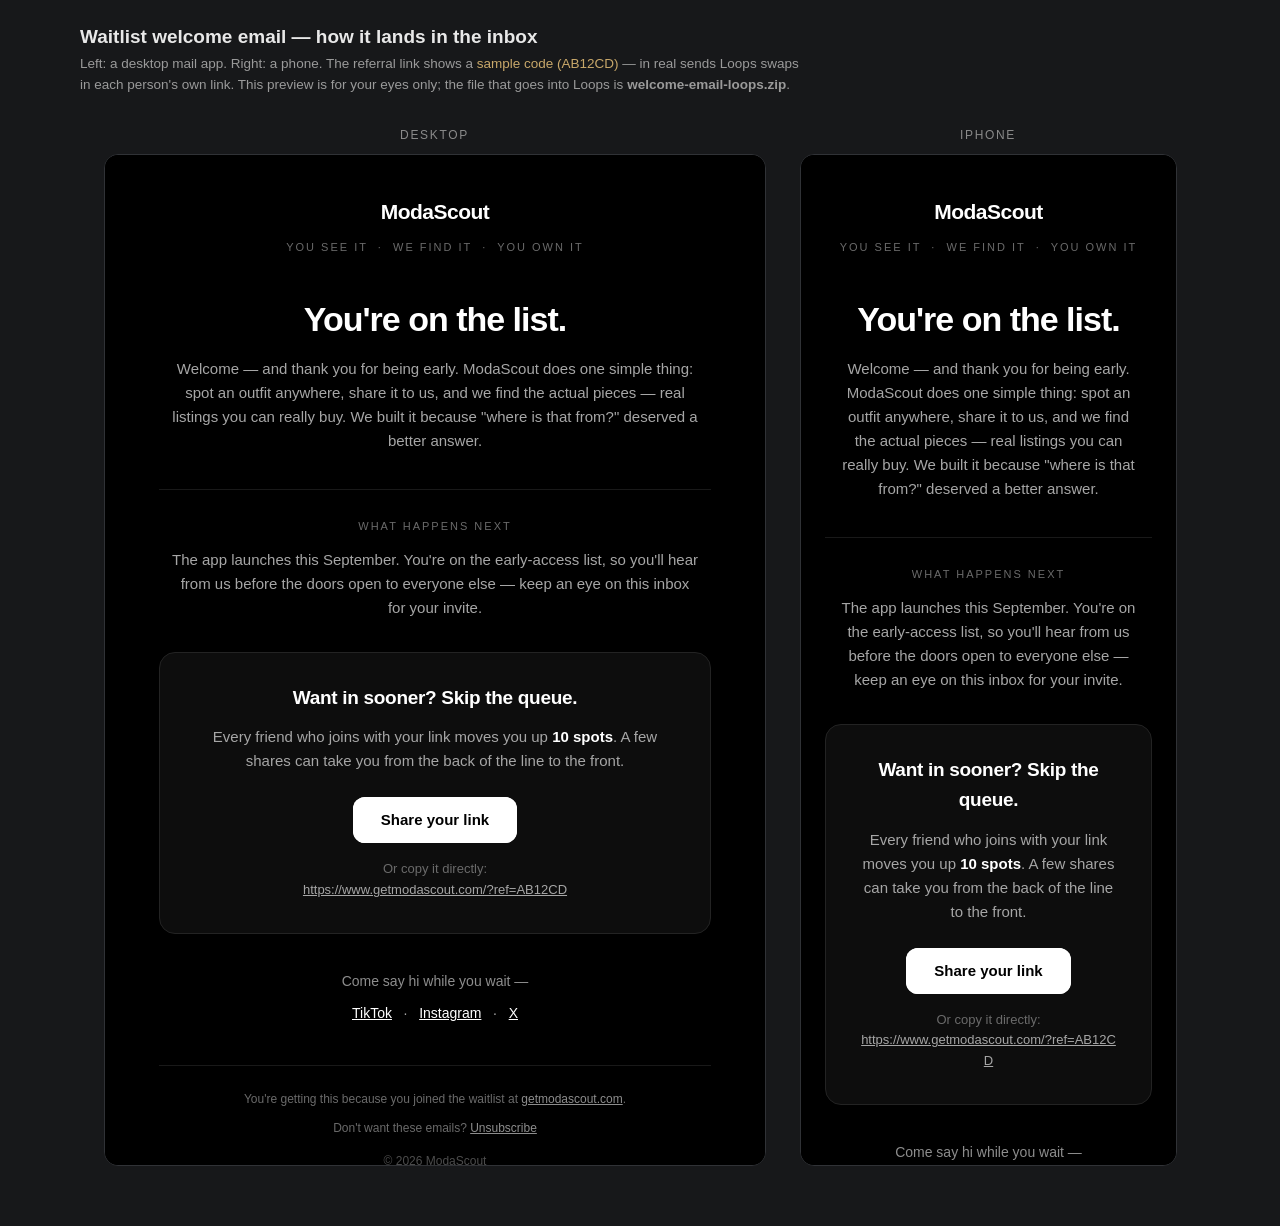
<file: email/PREVIEW — double-click me.html>
<!DOCTYPE html>
<html lang="en">
<head>
<meta charset="UTF-8">
<meta name="viewport" content="width=device-width, initial-scale=1.0">
<title>ModaScout welcome email — preview</title>
<style>
  body{margin:0;background:#17181a;color:#e8e8e8;font-family:-apple-system,BlinkMacSystemFont,'Segoe UI',Helvetica,Arial,sans-serif}
  header{padding:26px 30px 6px;max-width:1120px;margin:0 auto}
  h1{font-size:19px;margin:0 0 6px;font-weight:600}
  header p{margin:0;color:#9a9a9a;font-size:13.5px;line-height:1.55;max-width:720px}
  .note{color:#c9a86a}
  .frames{display:flex;gap:34px;flex-wrap:wrap;justify-content:center;align-items:flex-start;padding:26px 20px 60px}
  .device{text-align:center}
  .device .label{font-size:12px;letter-spacing:.14em;text-transform:uppercase;color:#8a8a8a;margin:0 0 12px}
  iframe{border:1px solid #303236;border-radius:14px;background:#000;display:block}
  .desktop iframe{width:660px;height:1010px}
  .mobile iframe{width:375px;height:1010px}
  @media(max-width:740px){.desktop{display:none}}
</style>
</head>
<body>
<header>
  <h1>Waitlist welcome email — how it lands in the inbox</h1>
  <p>Left: a desktop mail app. Right: a phone. The referral link shows a <span class="note">sample code (AB12CD)</span> —
  in real sends Loops swaps in each person's own link. This preview is for your eyes only; the file that goes
  into Loops is <b>welcome-email-loops.zip</b>.</p>
</header>
<div class="frames">
  <div class="device desktop"><p class="label">Desktop</p><iframe srcdoc="&lt;!doctype html&gt;
&lt;html lang=&quot;und&quot; dir=&quot;auto&quot; xmlns=&quot;http://www.w3.org/1999/xhtml&quot; xmlns:v=&quot;urn:schemas-microsoft-com:vml&quot; xmlns:o=&quot;urn:schemas-microsoft-com:office:office&quot;&gt;

&lt;head&gt;
  &lt;title&gt;Welcome to ModaScout — you&#x27;re on the list&lt;/title&gt;
  &lt;!--[if !mso]&gt;&lt;!--&gt;
  &lt;meta http-equiv=&quot;X-UA-Compatible&quot; content=&quot;IE=edge&quot;&gt;
  &lt;!--&lt;![endif]--&gt;
  &lt;meta http-equiv=&quot;Content-Type&quot; content=&quot;text/html; charset=UTF-8&quot;&gt;
  &lt;meta name=&quot;viewport&quot; content=&quot;width=device-width, initial-scale=1&quot;&gt;
  &lt;style type=&quot;text/css&quot;&gt;
    #outlook a {
      padding: 0;
    }

    body {
      margin: 0;
      padding: 0;
      -webkit-text-size-adjust: 100%;
      -ms-text-size-adjust: 100%;
    }

    table,
    td {
      border-collapse: collapse;
      mso-table-lspace: 0pt;
      mso-table-rspace: 0pt;
    }

    img {
      border: 0;
      height: auto;
      line-height: 100%;
      outline: none;
      text-decoration: none;
      -ms-interpolation-mode: bicubic;
    }

    p {
      display: block;
      margin: 13px 0;
    }
  &lt;/style&gt;
  &lt;!--[if mso]&gt;
    &lt;noscript&gt;
    &lt;xml&gt;
    &lt;o:OfficeDocumentSettings&gt;
      &lt;o:AllowPNG/&gt;
      &lt;o:PixelsPerInch&gt;96&lt;/o:PixelsPerInch&gt;
    &lt;/o:OfficeDocumentSettings&gt;
    &lt;/xml&gt;
    &lt;/noscript&gt;
    &lt;![endif]--&gt;
  &lt;!--[if lte mso 11]&gt;
    &lt;style type=&quot;text/css&quot;&gt;
      .mj-outlook-group-fix { width:100% !important; }
    &lt;/style&gt;
    &lt;![endif]--&gt;
  &lt;style type=&quot;text/css&quot;&gt;
    @media only screen and (min-width:480px) {
      .mj-column-per-100 {
        width: 100% !important;
        max-width: 100%;
      }
    }
  &lt;/style&gt;
  &lt;style media=&quot;screen and (min-width:480px)&quot;&gt;
    .moz-text-html .mj-column-per-100 {
      width: 100% !important;
      max-width: 100%;
    }
  &lt;/style&gt;
  &lt;meta name=&quot;color-scheme&quot; content=&quot;dark&quot; /&gt;
  &lt;meta name=&quot;supported-color-schemes&quot; content=&quot;dark&quot; /&gt;
&lt;/head&gt;

&lt;body style=&quot;word-spacing:normal;background-color:#000000;&quot;&gt;
  &lt;div style=&quot;display:none;font-size:1px;color:#ffffff;line-height:1px;max-height:0px;max-width:0px;opacity:0;overflow:hidden;&quot;&gt;You&#x27;re in. The app launches this September — and every friend you invite moves you up 10 spots.&lt;/div&gt;
  &lt;div aria-label=&quot;Welcome to ModaScout — you&#x27;re on the list&quot; aria-roledescription=&quot;email&quot; role=&quot;article&quot; lang=&quot;und&quot; dir=&quot;auto&quot; style=&quot;word-spacing:normal;background-color:#000000;&quot;&gt;
    &lt;!-- wordmark --&gt;
    &lt;!--[if mso | IE]&gt;&lt;table align=&quot;center&quot; border=&quot;0&quot; cellpadding=&quot;0&quot; cellspacing=&quot;0&quot; class=&quot;&quot; role=&quot;presentation&quot; style=&quot;width:600px;&quot; width=&quot;600&quot; &gt;&lt;tr&gt;&lt;td style=&quot;line-height:0px;font-size:0px;mso-line-height-rule:exactly;&quot;&gt;&lt;![endif]--&gt;
    &lt;div style=&quot;margin:0px auto;max-width:600px;&quot;&gt;
      &lt;table align=&quot;center&quot; border=&quot;0&quot; cellpadding=&quot;0&quot; cellspacing=&quot;0&quot; role=&quot;presentation&quot; style=&quot;width:100%;&quot;&gt;
        &lt;tbody&gt;
          &lt;tr&gt;
            &lt;td style=&quot;direction:ltr;font-size:0px;padding:40px 24px 8px;text-align:center;&quot;&gt;
              &lt;!--[if mso | IE]&gt;&lt;table role=&quot;presentation&quot; border=&quot;0&quot; cellpadding=&quot;0&quot; cellspacing=&quot;0&quot;&gt;&lt;tr&gt;&lt;td class=&quot;&quot; style=&quot;vertical-align:top;width:552px;&quot; &gt;&lt;![endif]--&gt;
              &lt;div class=&quot;mj-column-per-100 mj-outlook-group-fix&quot; style=&quot;font-size:0px;text-align:left;direction:ltr;display:inline-block;vertical-align:top;width:100%;&quot;&gt;
                &lt;table border=&quot;0&quot; cellpadding=&quot;0&quot; cellspacing=&quot;0&quot; role=&quot;presentation&quot; style=&quot;vertical-align:top;&quot; width=&quot;100%&quot;&gt;
                  &lt;tbody&gt;
                    &lt;tr&gt;
                      &lt;td align=&quot;center&quot; style=&quot;font-size:0px;padding:0;word-break:break-word;&quot;&gt;
                        &lt;div style=&quot;font-family:-apple-system, BlinkMacSystemFont, &#x27;Segoe UI&#x27;, Helvetica, Arial, sans-serif;font-size:21px;font-weight:700;letter-spacing:-0.5px;line-height:1.6;text-align:center;color:#ffffff;&quot;&gt;ModaScout&lt;/div&gt;
                      &lt;/td&gt;
                    &lt;/tr&gt;
                    &lt;tr&gt;
                      &lt;td align=&quot;center&quot; style=&quot;font-size:0px;padding:10px 0 0;word-break:break-word;&quot;&gt;
                        &lt;div style=&quot;font-family:-apple-system, BlinkMacSystemFont, &#x27;Segoe UI&#x27;, Helvetica, Arial, sans-serif;font-size:11px;letter-spacing:2px;line-height:1.6;text-align:center;text-transform:uppercase;color:#6a6a6a;&quot;&gt;You see it&amp;nbsp;&amp;nbsp;·&amp;nbsp;&amp;nbsp;We find it&amp;nbsp;&amp;nbsp;·&amp;nbsp;&amp;nbsp;You own it&lt;/div&gt;
                      &lt;/td&gt;
                    &lt;/tr&gt;
                  &lt;/tbody&gt;
                &lt;/table&gt;
              &lt;/div&gt;
              &lt;!--[if mso | IE]&gt;&lt;/td&gt;&lt;/tr&gt;&lt;/table&gt;&lt;![endif]--&gt;
            &lt;/td&gt;
          &lt;/tr&gt;
        &lt;/tbody&gt;
      &lt;/table&gt;
    &lt;/div&gt;
    &lt;!--[if mso | IE]&gt;&lt;/td&gt;&lt;/tr&gt;&lt;/table&gt;&lt;![endif]--&gt;
    &lt;!-- hero --&gt;
    &lt;!--[if mso | IE]&gt;&lt;table align=&quot;center&quot; border=&quot;0&quot; cellpadding=&quot;0&quot; cellspacing=&quot;0&quot; class=&quot;&quot; role=&quot;presentation&quot; style=&quot;width:600px;&quot; width=&quot;600&quot; &gt;&lt;tr&gt;&lt;td style=&quot;line-height:0px;font-size:0px;mso-line-height-rule:exactly;&quot;&gt;&lt;![endif]--&gt;
    &lt;div style=&quot;margin:0px auto;max-width:600px;&quot;&gt;
      &lt;table align=&quot;center&quot; border=&quot;0&quot; cellpadding=&quot;0&quot; cellspacing=&quot;0&quot; role=&quot;presentation&quot; style=&quot;width:100%;&quot;&gt;
        &lt;tbody&gt;
          &lt;tr&gt;
            &lt;td style=&quot;direction:ltr;font-size:0px;padding:36px 24px 0;text-align:center;&quot;&gt;
              &lt;!--[if mso | IE]&gt;&lt;table role=&quot;presentation&quot; border=&quot;0&quot; cellpadding=&quot;0&quot; cellspacing=&quot;0&quot;&gt;&lt;tr&gt;&lt;td class=&quot;&quot; style=&quot;vertical-align:top;width:552px;&quot; &gt;&lt;![endif]--&gt;
              &lt;div class=&quot;mj-column-per-100 mj-outlook-group-fix&quot; style=&quot;font-size:0px;text-align:left;direction:ltr;display:inline-block;vertical-align:top;width:100%;&quot;&gt;
                &lt;table border=&quot;0&quot; cellpadding=&quot;0&quot; cellspacing=&quot;0&quot; role=&quot;presentation&quot; style=&quot;vertical-align:top;&quot; width=&quot;100%&quot;&gt;
                  &lt;tbody&gt;
                    &lt;tr&gt;
                      &lt;td align=&quot;center&quot; style=&quot;font-size:0px;padding:0;word-break:break-word;&quot;&gt;
                        &lt;div style=&quot;font-family:-apple-system, BlinkMacSystemFont, &#x27;Segoe UI&#x27;, Helvetica, Arial, sans-serif;font-size:34px;font-weight:600;letter-spacing:-1px;line-height:1.15;text-align:center;color:#ffffff;&quot;&gt;You&#x27;re on the list.&lt;/div&gt;
                      &lt;/td&gt;
                    &lt;/tr&gt;
                    &lt;tr&gt;
                      &lt;td align=&quot;center&quot; style=&quot;font-size:0px;padding:18px 12px 0;word-break:break-word;&quot;&gt;
                        &lt;div style=&quot;font-family:-apple-system, BlinkMacSystemFont, &#x27;Segoe UI&#x27;, Helvetica, Arial, sans-serif;font-size:15px;line-height:1.6;text-align:center;color:#a6a6a6;&quot;&gt;Welcome — and thank you for being early. ModaScout does one simple thing: spot an outfit anywhere, share it to us, and we find the actual pieces — real listings you can really buy. We built it because &quot;where is that from?&quot; deserved a better answer.&lt;/div&gt;
                      &lt;/td&gt;
                    &lt;/tr&gt;
                  &lt;/tbody&gt;
                &lt;/table&gt;
              &lt;/div&gt;
              &lt;!--[if mso | IE]&gt;&lt;/td&gt;&lt;/tr&gt;&lt;/table&gt;&lt;![endif]--&gt;
            &lt;/td&gt;
          &lt;/tr&gt;
        &lt;/tbody&gt;
      &lt;/table&gt;
    &lt;/div&gt;
    &lt;!--[if mso | IE]&gt;&lt;/td&gt;&lt;/tr&gt;&lt;/table&gt;&lt;![endif]--&gt;
    &lt;!-- what happens next --&gt;
    &lt;!--[if mso | IE]&gt;&lt;table align=&quot;center&quot; border=&quot;0&quot; cellpadding=&quot;0&quot; cellspacing=&quot;0&quot; class=&quot;&quot; role=&quot;presentation&quot; style=&quot;width:600px;&quot; width=&quot;600&quot; &gt;&lt;tr&gt;&lt;td style=&quot;line-height:0px;font-size:0px;mso-line-height-rule:exactly;&quot;&gt;&lt;![endif]--&gt;
    &lt;div style=&quot;margin:0px auto;max-width:600px;&quot;&gt;
      &lt;table align=&quot;center&quot; border=&quot;0&quot; cellpadding=&quot;0&quot; cellspacing=&quot;0&quot; role=&quot;presentation&quot; style=&quot;width:100%;&quot;&gt;
        &lt;tbody&gt;
          &lt;tr&gt;
            &lt;td style=&quot;direction:ltr;font-size:0px;padding:36px 24px 0;text-align:center;&quot;&gt;
              &lt;!--[if mso | IE]&gt;&lt;table role=&quot;presentation&quot; border=&quot;0&quot; cellpadding=&quot;0&quot; cellspacing=&quot;0&quot;&gt;&lt;tr&gt;&lt;td class=&quot;&quot; style=&quot;vertical-align:top;width:552px;&quot; &gt;&lt;![endif]--&gt;
              &lt;div class=&quot;mj-column-per-100 mj-outlook-group-fix&quot; style=&quot;font-size:0px;text-align:left;direction:ltr;display:inline-block;vertical-align:top;width:100%;&quot;&gt;
                &lt;table border=&quot;0&quot; cellpadding=&quot;0&quot; cellspacing=&quot;0&quot; role=&quot;presentation&quot; style=&quot;vertical-align:top;&quot; width=&quot;100%&quot;&gt;
                  &lt;tbody&gt;
                    &lt;tr&gt;
                      &lt;td align=&quot;center&quot; style=&quot;font-size:0px;padding:0 0 28px;word-break:break-word;&quot;&gt;
                        &lt;p style=&quot;border-top:solid 1px #191919;font-size:1px;margin:0px auto;width:100%;&quot;&gt;
                        &lt;/p&gt;
                        &lt;!--[if mso | IE]&gt;&lt;table align=&quot;center&quot; border=&quot;0&quot; cellpadding=&quot;0&quot; cellspacing=&quot;0&quot; style=&quot;border-top:solid 1px #191919;font-size:1px;margin:0px auto;width:552px;&quot; role=&quot;presentation&quot; width=&quot;552px&quot; &gt;&lt;tr&gt;&lt;td style=&quot;height:0;line-height:0;&quot;&gt; &amp;nbsp;
&lt;/td&gt;&lt;/tr&gt;&lt;/table&gt;&lt;![endif]--&gt;
                      &lt;/td&gt;
                    &lt;/tr&gt;
                    &lt;tr&gt;
                      &lt;td align=&quot;center&quot; style=&quot;font-size:0px;padding:0 0 12px;word-break:break-word;&quot;&gt;
                        &lt;div style=&quot;font-family:-apple-system, BlinkMacSystemFont, &#x27;Segoe UI&#x27;, Helvetica, Arial, sans-serif;font-size:11px;letter-spacing:2px;line-height:1.6;text-align:center;text-transform:uppercase;color:#6a6a6a;&quot;&gt;What happens next&lt;/div&gt;
                      &lt;/td&gt;
                    &lt;/tr&gt;
                    &lt;tr&gt;
                      &lt;td align=&quot;center&quot; style=&quot;font-size:0px;padding:0 12px;word-break:break-word;&quot;&gt;
                        &lt;div style=&quot;font-family:-apple-system, BlinkMacSystemFont, &#x27;Segoe UI&#x27;, Helvetica, Arial, sans-serif;font-size:15px;line-height:1.6;text-align:center;color:#a6a6a6;&quot;&gt;The app launches this September. You&#x27;re on the early-access list, so you&#x27;ll hear from us before the doors open to everyone else — keep an eye on this inbox for your invite.&lt;/div&gt;
                      &lt;/td&gt;
                    &lt;/tr&gt;
                  &lt;/tbody&gt;
                &lt;/table&gt;
              &lt;/div&gt;
              &lt;!--[if mso | IE]&gt;&lt;/td&gt;&lt;/tr&gt;&lt;/table&gt;&lt;![endif]--&gt;
            &lt;/td&gt;
          &lt;/tr&gt;
        &lt;/tbody&gt;
      &lt;/table&gt;
    &lt;/div&gt;
    &lt;!--[if mso | IE]&gt;&lt;/td&gt;&lt;/tr&gt;&lt;/table&gt;&lt;![endif]--&gt;
    &lt;!-- referral card --&gt;
    &lt;!--[if mso | IE]&gt;&lt;table align=&quot;center&quot; border=&quot;0&quot; cellpadding=&quot;0&quot; cellspacing=&quot;0&quot; class=&quot;&quot; role=&quot;presentation&quot; style=&quot;width:600px;&quot; width=&quot;600&quot; &gt;&lt;tr&gt;&lt;td style=&quot;line-height:0px;font-size:0px;mso-line-height-rule:exactly;&quot;&gt;&lt;![endif]--&gt;
    &lt;div style=&quot;margin:0px auto;max-width:600px;&quot;&gt;
      &lt;table align=&quot;center&quot; border=&quot;0&quot; cellpadding=&quot;0&quot; cellspacing=&quot;0&quot; role=&quot;presentation&quot; style=&quot;width:100%;&quot;&gt;
        &lt;tbody&gt;
          &lt;tr&gt;
            &lt;td style=&quot;direction:ltr;font-size:0px;padding:32px 24px 0;text-align:center;&quot;&gt;
              &lt;!--[if mso | IE]&gt;&lt;table role=&quot;presentation&quot; border=&quot;0&quot; cellpadding=&quot;0&quot; cellspacing=&quot;0&quot;&gt;&lt;tr&gt;&lt;td class=&quot;&quot; style=&quot;vertical-align:top;width:552px;&quot; &gt;&lt;![endif]--&gt;
              &lt;div class=&quot;mj-column-per-100 mj-outlook-group-fix&quot; style=&quot;font-size:0px;text-align:left;direction:ltr;display:inline-block;vertical-align:top;width:100%;&quot;&gt;
                &lt;table border=&quot;0&quot; cellpadding=&quot;0&quot; cellspacing=&quot;0&quot; role=&quot;presentation&quot; width=&quot;100%&quot; style=&quot;border-collapse:separate;&quot;&gt;
                  &lt;tbody&gt;
                    &lt;tr&gt;
                      &lt;td style=&quot;background-color:#0d0d0d;border:1px solid #232323;border-radius:16px;vertical-align:top;border-collapse:separate;padding:30px 26px 32px;&quot;&gt;
                        &lt;table border=&quot;0&quot; cellpadding=&quot;0&quot; cellspacing=&quot;0&quot; role=&quot;presentation&quot; style=&quot;&quot; width=&quot;100%&quot;&gt;
                          &lt;tbody&gt;
                            &lt;tr&gt;
                              &lt;td align=&quot;center&quot; style=&quot;font-size:0px;padding:0;word-break:break-word;&quot;&gt;
                                &lt;div style=&quot;font-family:-apple-system, BlinkMacSystemFont, &#x27;Segoe UI&#x27;, Helvetica, Arial, sans-serif;font-size:19px;font-weight:600;letter-spacing:-0.3px;line-height:1.6;text-align:center;color:#ffffff;&quot;&gt;Want in sooner? Skip the queue.&lt;/div&gt;
                              &lt;/td&gt;
                            &lt;/tr&gt;
                            &lt;tr&gt;
                              &lt;td align=&quot;center&quot; style=&quot;font-size:0px;padding:12px 6px 0;word-break:break-word;&quot;&gt;
                                &lt;div style=&quot;font-family:-apple-system, BlinkMacSystemFont, &#x27;Segoe UI&#x27;, Helvetica, Arial, sans-serif;font-size:15px;line-height:1.6;text-align:center;color:#a6a6a6;&quot;&gt;Every friend who joins with your link moves you up &lt;strong style=&quot;color:#ffffff;&quot;&gt;10 spots&lt;/strong&gt;. A few shares can take you from the back of the line to the front.&lt;/div&gt;
                              &lt;/td&gt;
                            &lt;/tr&gt;
                            &lt;!-- REFERRAL LINK PLACEHOLDER (button) --&gt;
                            &lt;tr&gt;
                              &lt;td align=&quot;center&quot; style=&quot;font-size:0px;padding:24px 0 0;word-break:break-word;&quot;&gt;
                                &lt;table border=&quot;0&quot; cellpadding=&quot;0&quot; cellspacing=&quot;0&quot; role=&quot;presentation&quot; style=&quot;border-collapse:separate;line-height:100%;&quot;&gt;
                                  &lt;tbody&gt;
                                    &lt;tr&gt;
                                      &lt;td align=&quot;center&quot; bgcolor=&quot;#ffffff&quot; role=&quot;presentation&quot; style=&quot;border:none;border-radius:12px;cursor:auto;mso-padding-alt:14px 28px;background:#ffffff;&quot; valign=&quot;middle&quot;&gt;
                                        &lt;a href=&quot;https://www.getmodascout.com/?ref=AB12CD&quot; style=&quot;display:inline-block;background:#ffffff;color:#000000;font-family:-apple-system, BlinkMacSystemFont, &#x27;Segoe UI&#x27;, Helvetica, Arial, sans-serif;font-size:15px;font-weight:600;line-height:120%;margin:0;text-decoration:none;text-transform:none;padding:14px 28px;mso-padding-alt:0px;border-radius:12px;&quot; target=&quot;_blank&quot;&gt; Share your link &lt;/a&gt;
                                      &lt;/td&gt;
                                    &lt;/tr&gt;
                                  &lt;/tbody&gt;
                                &lt;/table&gt;
                              &lt;/td&gt;
                            &lt;/tr&gt;
                            &lt;!-- REFERRAL LINK PLACEHOLDER (visible fallback for people who don&#x27;t tap buttons) --&gt;
                            &lt;tr&gt;
                              &lt;td align=&quot;center&quot; style=&quot;font-size:0px;padding:16px 6px 0;word-break:break-word;&quot;&gt;
                                &lt;div style=&quot;font-family:-apple-system, BlinkMacSystemFont, &#x27;Segoe UI&#x27;, Helvetica, Arial, sans-serif;font-size:13px;line-height:1.6;text-align:center;color:#6a6a6a;&quot;&gt;Or copy it directly:&lt;br /&gt;
                                  &lt;a href=&quot;https://www.getmodascout.com/?ref=AB12CD&quot; style=&quot;color:#a6a6a6; text-decoration:underline; word-break:break-all;&quot;&gt;https://www.getmodascout.com/?ref=AB12CD&lt;/a&gt;
                                &lt;/div&gt;
                              &lt;/td&gt;
                            &lt;/tr&gt;
                          &lt;/tbody&gt;
                        &lt;/table&gt;
                      &lt;/td&gt;
                    &lt;/tr&gt;
                  &lt;/tbody&gt;
                &lt;/table&gt;
              &lt;/div&gt;
              &lt;!--[if mso | IE]&gt;&lt;/td&gt;&lt;/tr&gt;&lt;/table&gt;&lt;![endif]--&gt;
            &lt;/td&gt;
          &lt;/tr&gt;
        &lt;/tbody&gt;
      &lt;/table&gt;
    &lt;/div&gt;
    &lt;!--[if mso | IE]&gt;&lt;/td&gt;&lt;/tr&gt;&lt;/table&gt;&lt;![endif]--&gt;
    &lt;!-- socials --&gt;
    &lt;!--[if mso | IE]&gt;&lt;table align=&quot;center&quot; border=&quot;0&quot; cellpadding=&quot;0&quot; cellspacing=&quot;0&quot; class=&quot;&quot; role=&quot;presentation&quot; style=&quot;width:600px;&quot; width=&quot;600&quot; &gt;&lt;tr&gt;&lt;td style=&quot;line-height:0px;font-size:0px;mso-line-height-rule:exactly;&quot;&gt;&lt;![endif]--&gt;
    &lt;div style=&quot;margin:0px auto;max-width:600px;&quot;&gt;
      &lt;table align=&quot;center&quot; border=&quot;0&quot; cellpadding=&quot;0&quot; cellspacing=&quot;0&quot; role=&quot;presentation&quot; style=&quot;width:100%;&quot;&gt;
        &lt;tbody&gt;
          &lt;tr&gt;
            &lt;td style=&quot;direction:ltr;font-size:0px;padding:36px 24px 0;text-align:center;&quot;&gt;
              &lt;!--[if mso | IE]&gt;&lt;table role=&quot;presentation&quot; border=&quot;0&quot; cellpadding=&quot;0&quot; cellspacing=&quot;0&quot;&gt;&lt;tr&gt;&lt;td class=&quot;&quot; style=&quot;vertical-align:top;width:552px;&quot; &gt;&lt;![endif]--&gt;
              &lt;div class=&quot;mj-column-per-100 mj-outlook-group-fix&quot; style=&quot;font-size:0px;text-align:left;direction:ltr;display:inline-block;vertical-align:top;width:100%;&quot;&gt;
                &lt;table border=&quot;0&quot; cellpadding=&quot;0&quot; cellspacing=&quot;0&quot; role=&quot;presentation&quot; style=&quot;vertical-align:top;&quot; width=&quot;100%&quot;&gt;
                  &lt;tbody&gt;
                    &lt;tr&gt;
                      &lt;td align=&quot;center&quot; style=&quot;font-size:0px;padding:0;word-break:break-word;&quot;&gt;
                        &lt;div style=&quot;font-family:-apple-system, BlinkMacSystemFont, &#x27;Segoe UI&#x27;, Helvetica, Arial, sans-serif;font-size:14px;line-height:1.6;text-align:center;color:#8d8d8d;&quot;&gt;Come say hi while you wait —&lt;/div&gt;
                      &lt;/td&gt;
                    &lt;/tr&gt;
                    &lt;tr&gt;
                      &lt;td align=&quot;center&quot; style=&quot;font-size:0px;padding:10px 0 0;word-break:break-word;&quot;&gt;
                        &lt;div style=&quot;font-family:-apple-system, BlinkMacSystemFont, &#x27;Segoe UI&#x27;, Helvetica, Arial, sans-serif;font-size:14px;line-height:1.6;text-align:center;color:#a6a6a6;&quot;&gt;&lt;a href=&quot;https://www.tiktok.com/@getmodascout&quot; style=&quot;color:#ffffff; text-decoration:underline;&quot;&gt;TikTok&lt;/a&gt; &amp;nbsp;&amp;nbsp;·&amp;nbsp;&amp;nbsp; &lt;a href=&quot;https://www.instagram.com/getmodascout&quot; style=&quot;color:#ffffff; text-decoration:underline;&quot;&gt;Instagram&lt;/a&gt; &amp;nbsp;&amp;nbsp;·&amp;nbsp;&amp;nbsp; &lt;a href=&quot;https://x.com/getmodascout&quot; style=&quot;color:#ffffff; text-decoration:underline;&quot;&gt;X&lt;/a&gt;&lt;/div&gt;
                      &lt;/td&gt;
                    &lt;/tr&gt;
                  &lt;/tbody&gt;
                &lt;/table&gt;
              &lt;/div&gt;
              &lt;!--[if mso | IE]&gt;&lt;/td&gt;&lt;/tr&gt;&lt;/table&gt;&lt;![endif]--&gt;
            &lt;/td&gt;
          &lt;/tr&gt;
        &lt;/tbody&gt;
      &lt;/table&gt;
    &lt;/div&gt;
    &lt;!--[if mso | IE]&gt;&lt;/td&gt;&lt;/tr&gt;&lt;/table&gt;&lt;![endif]--&gt;
    &lt;!-- footer --&gt;
    &lt;!--[if mso | IE]&gt;&lt;table align=&quot;center&quot; border=&quot;0&quot; cellpadding=&quot;0&quot; cellspacing=&quot;0&quot; class=&quot;&quot; role=&quot;presentation&quot; style=&quot;width:600px;&quot; width=&quot;600&quot; &gt;&lt;tr&gt;&lt;td style=&quot;line-height:0px;font-size:0px;mso-line-height-rule:exactly;&quot;&gt;&lt;![endif]--&gt;
    &lt;div style=&quot;margin:0px auto;max-width:600px;&quot;&gt;
      &lt;table align=&quot;center&quot; border=&quot;0&quot; cellpadding=&quot;0&quot; cellspacing=&quot;0&quot; role=&quot;presentation&quot; style=&quot;width:100%;&quot;&gt;
        &lt;tbody&gt;
          &lt;tr&gt;
            &lt;td style=&quot;direction:ltr;font-size:0px;padding:40px 24px 44px;text-align:center;&quot;&gt;
              &lt;!--[if mso | IE]&gt;&lt;table role=&quot;presentation&quot; border=&quot;0&quot; cellpadding=&quot;0&quot; cellspacing=&quot;0&quot;&gt;&lt;tr&gt;&lt;td class=&quot;&quot; style=&quot;vertical-align:top;width:552px;&quot; &gt;&lt;![endif]--&gt;
              &lt;div class=&quot;mj-column-per-100 mj-outlook-group-fix&quot; style=&quot;font-size:0px;text-align:left;direction:ltr;display:inline-block;vertical-align:top;width:100%;&quot;&gt;
                &lt;table border=&quot;0&quot; cellpadding=&quot;0&quot; cellspacing=&quot;0&quot; role=&quot;presentation&quot; style=&quot;vertical-align:top;&quot; width=&quot;100%&quot;&gt;
                  &lt;tbody&gt;
                    &lt;tr&gt;
                      &lt;td align=&quot;center&quot; style=&quot;font-size:0px;padding:0 0 24px;word-break:break-word;&quot;&gt;
                        &lt;p style=&quot;border-top:solid 1px #191919;font-size:1px;margin:0px auto;width:100%;&quot;&gt;
                        &lt;/p&gt;
                        &lt;!--[if mso | IE]&gt;&lt;table align=&quot;center&quot; border=&quot;0&quot; cellpadding=&quot;0&quot; cellspacing=&quot;0&quot; style=&quot;border-top:solid 1px #191919;font-size:1px;margin:0px auto;width:552px;&quot; role=&quot;presentation&quot; width=&quot;552px&quot; &gt;&lt;tr&gt;&lt;td style=&quot;height:0;line-height:0;&quot;&gt; &amp;nbsp;
&lt;/td&gt;&lt;/tr&gt;&lt;/table&gt;&lt;![endif]--&gt;
                      &lt;/td&gt;
                    &lt;/tr&gt;
                    &lt;tr&gt;
                      &lt;td align=&quot;center&quot; style=&quot;font-size:0px;padding:0;word-break:break-word;&quot;&gt;
                        &lt;div style=&quot;font-family:-apple-system, BlinkMacSystemFont, &#x27;Segoe UI&#x27;, Helvetica, Arial, sans-serif;font-size:12px;line-height:1.6;text-align:center;color:#6a6a6a;&quot;&gt;You&#x27;re getting this because you joined the waitlist at &lt;a href=&quot;https://www.getmodascout.com&quot; style=&quot;color:#8d8d8d; text-decoration:underline;&quot;&gt;getmodascout.com&lt;/a&gt;.&lt;/div&gt;
                      &lt;/td&gt;
                    &lt;/tr&gt;
                    &lt;tr&gt;
                      &lt;td align=&quot;center&quot; style=&quot;font-size:0px;padding:10px 0 0;word-break:break-word;&quot;&gt;
                        &lt;div style=&quot;font-family:-apple-system, BlinkMacSystemFont, &#x27;Segoe UI&#x27;, Helvetica, Arial, sans-serif;font-size:12px;line-height:1.6;text-align:center;color:#6a6a6a;&quot;&gt;Don&#x27;t want these emails? &lt;a href=&quot;#unsubscribe-link-goes-here&quot; style=&quot;color:#8d8d8d; text-decoration:underline;&quot;&gt;Unsubscribe&lt;/a&gt;&lt;/div&gt;
                      &lt;/td&gt;
                    &lt;/tr&gt;
                    &lt;tr&gt;
                      &lt;td align=&quot;center&quot; style=&quot;font-size:0px;padding:14px 0 0;word-break:break-word;&quot;&gt;
                        &lt;div style=&quot;font-family:-apple-system, BlinkMacSystemFont, &#x27;Segoe UI&#x27;, Helvetica, Arial, sans-serif;font-size:12px;line-height:1.6;text-align:center;color:#4d4d4d;&quot;&gt;© 2026 ModaScout&lt;/div&gt;
                      &lt;/td&gt;
                    &lt;/tr&gt;
                  &lt;/tbody&gt;
                &lt;/table&gt;
              &lt;/div&gt;
              &lt;!--[if mso | IE]&gt;&lt;/td&gt;&lt;/tr&gt;&lt;/table&gt;&lt;![endif]--&gt;
            &lt;/td&gt;
          &lt;/tr&gt;
        &lt;/tbody&gt;
      &lt;/table&gt;
    &lt;/div&gt;
    &lt;!--[if mso | IE]&gt;&lt;/td&gt;&lt;/tr&gt;&lt;/table&gt;&lt;![endif]--&gt;
  &lt;/div&gt;
&lt;/body&gt;

&lt;/html&gt;"></iframe></div>
  <div class="device mobile"><p class="label">iPhone</p><iframe srcdoc="&lt;!doctype html&gt;
&lt;html lang=&quot;und&quot; dir=&quot;auto&quot; xmlns=&quot;http://www.w3.org/1999/xhtml&quot; xmlns:v=&quot;urn:schemas-microsoft-com:vml&quot; xmlns:o=&quot;urn:schemas-microsoft-com:office:office&quot;&gt;

&lt;head&gt;
  &lt;title&gt;Welcome to ModaScout — you&#x27;re on the list&lt;/title&gt;
  &lt;!--[if !mso]&gt;&lt;!--&gt;
  &lt;meta http-equiv=&quot;X-UA-Compatible&quot; content=&quot;IE=edge&quot;&gt;
  &lt;!--&lt;![endif]--&gt;
  &lt;meta http-equiv=&quot;Content-Type&quot; content=&quot;text/html; charset=UTF-8&quot;&gt;
  &lt;meta name=&quot;viewport&quot; content=&quot;width=device-width, initial-scale=1&quot;&gt;
  &lt;style type=&quot;text/css&quot;&gt;
    #outlook a {
      padding: 0;
    }

    body {
      margin: 0;
      padding: 0;
      -webkit-text-size-adjust: 100%;
      -ms-text-size-adjust: 100%;
    }

    table,
    td {
      border-collapse: collapse;
      mso-table-lspace: 0pt;
      mso-table-rspace: 0pt;
    }

    img {
      border: 0;
      height: auto;
      line-height: 100%;
      outline: none;
      text-decoration: none;
      -ms-interpolation-mode: bicubic;
    }

    p {
      display: block;
      margin: 13px 0;
    }
  &lt;/style&gt;
  &lt;!--[if mso]&gt;
    &lt;noscript&gt;
    &lt;xml&gt;
    &lt;o:OfficeDocumentSettings&gt;
      &lt;o:AllowPNG/&gt;
      &lt;o:PixelsPerInch&gt;96&lt;/o:PixelsPerInch&gt;
    &lt;/o:OfficeDocumentSettings&gt;
    &lt;/xml&gt;
    &lt;/noscript&gt;
    &lt;![endif]--&gt;
  &lt;!--[if lte mso 11]&gt;
    &lt;style type=&quot;text/css&quot;&gt;
      .mj-outlook-group-fix { width:100% !important; }
    &lt;/style&gt;
    &lt;![endif]--&gt;
  &lt;style type=&quot;text/css&quot;&gt;
    @media only screen and (min-width:480px) {
      .mj-column-per-100 {
        width: 100% !important;
        max-width: 100%;
      }
    }
  &lt;/style&gt;
  &lt;style media=&quot;screen and (min-width:480px)&quot;&gt;
    .moz-text-html .mj-column-per-100 {
      width: 100% !important;
      max-width: 100%;
    }
  &lt;/style&gt;
  &lt;meta name=&quot;color-scheme&quot; content=&quot;dark&quot; /&gt;
  &lt;meta name=&quot;supported-color-schemes&quot; content=&quot;dark&quot; /&gt;
&lt;/head&gt;

&lt;body style=&quot;word-spacing:normal;background-color:#000000;&quot;&gt;
  &lt;div style=&quot;display:none;font-size:1px;color:#ffffff;line-height:1px;max-height:0px;max-width:0px;opacity:0;overflow:hidden;&quot;&gt;You&#x27;re in. The app launches this September — and every friend you invite moves you up 10 spots.&lt;/div&gt;
  &lt;div aria-label=&quot;Welcome to ModaScout — you&#x27;re on the list&quot; aria-roledescription=&quot;email&quot; role=&quot;article&quot; lang=&quot;und&quot; dir=&quot;auto&quot; style=&quot;word-spacing:normal;background-color:#000000;&quot;&gt;
    &lt;!-- wordmark --&gt;
    &lt;!--[if mso | IE]&gt;&lt;table align=&quot;center&quot; border=&quot;0&quot; cellpadding=&quot;0&quot; cellspacing=&quot;0&quot; class=&quot;&quot; role=&quot;presentation&quot; style=&quot;width:600px;&quot; width=&quot;600&quot; &gt;&lt;tr&gt;&lt;td style=&quot;line-height:0px;font-size:0px;mso-line-height-rule:exactly;&quot;&gt;&lt;![endif]--&gt;
    &lt;div style=&quot;margin:0px auto;max-width:600px;&quot;&gt;
      &lt;table align=&quot;center&quot; border=&quot;0&quot; cellpadding=&quot;0&quot; cellspacing=&quot;0&quot; role=&quot;presentation&quot; style=&quot;width:100%;&quot;&gt;
        &lt;tbody&gt;
          &lt;tr&gt;
            &lt;td style=&quot;direction:ltr;font-size:0px;padding:40px 24px 8px;text-align:center;&quot;&gt;
              &lt;!--[if mso | IE]&gt;&lt;table role=&quot;presentation&quot; border=&quot;0&quot; cellpadding=&quot;0&quot; cellspacing=&quot;0&quot;&gt;&lt;tr&gt;&lt;td class=&quot;&quot; style=&quot;vertical-align:top;width:552px;&quot; &gt;&lt;![endif]--&gt;
              &lt;div class=&quot;mj-column-per-100 mj-outlook-group-fix&quot; style=&quot;font-size:0px;text-align:left;direction:ltr;display:inline-block;vertical-align:top;width:100%;&quot;&gt;
                &lt;table border=&quot;0&quot; cellpadding=&quot;0&quot; cellspacing=&quot;0&quot; role=&quot;presentation&quot; style=&quot;vertical-align:top;&quot; width=&quot;100%&quot;&gt;
                  &lt;tbody&gt;
                    &lt;tr&gt;
                      &lt;td align=&quot;center&quot; style=&quot;font-size:0px;padding:0;word-break:break-word;&quot;&gt;
                        &lt;div style=&quot;font-family:-apple-system, BlinkMacSystemFont, &#x27;Segoe UI&#x27;, Helvetica, Arial, sans-serif;font-size:21px;font-weight:700;letter-spacing:-0.5px;line-height:1.6;text-align:center;color:#ffffff;&quot;&gt;ModaScout&lt;/div&gt;
                      &lt;/td&gt;
                    &lt;/tr&gt;
                    &lt;tr&gt;
                      &lt;td align=&quot;center&quot; style=&quot;font-size:0px;padding:10px 0 0;word-break:break-word;&quot;&gt;
                        &lt;div style=&quot;font-family:-apple-system, BlinkMacSystemFont, &#x27;Segoe UI&#x27;, Helvetica, Arial, sans-serif;font-size:11px;letter-spacing:2px;line-height:1.6;text-align:center;text-transform:uppercase;color:#6a6a6a;&quot;&gt;You see it&amp;nbsp;&amp;nbsp;·&amp;nbsp;&amp;nbsp;We find it&amp;nbsp;&amp;nbsp;·&amp;nbsp;&amp;nbsp;You own it&lt;/div&gt;
                      &lt;/td&gt;
                    &lt;/tr&gt;
                  &lt;/tbody&gt;
                &lt;/table&gt;
              &lt;/div&gt;
              &lt;!--[if mso | IE]&gt;&lt;/td&gt;&lt;/tr&gt;&lt;/table&gt;&lt;![endif]--&gt;
            &lt;/td&gt;
          &lt;/tr&gt;
        &lt;/tbody&gt;
      &lt;/table&gt;
    &lt;/div&gt;
    &lt;!--[if mso | IE]&gt;&lt;/td&gt;&lt;/tr&gt;&lt;/table&gt;&lt;![endif]--&gt;
    &lt;!-- hero --&gt;
    &lt;!--[if mso | IE]&gt;&lt;table align=&quot;center&quot; border=&quot;0&quot; cellpadding=&quot;0&quot; cellspacing=&quot;0&quot; class=&quot;&quot; role=&quot;presentation&quot; style=&quot;width:600px;&quot; width=&quot;600&quot; &gt;&lt;tr&gt;&lt;td style=&quot;line-height:0px;font-size:0px;mso-line-height-rule:exactly;&quot;&gt;&lt;![endif]--&gt;
    &lt;div style=&quot;margin:0px auto;max-width:600px;&quot;&gt;
      &lt;table align=&quot;center&quot; border=&quot;0&quot; cellpadding=&quot;0&quot; cellspacing=&quot;0&quot; role=&quot;presentation&quot; style=&quot;width:100%;&quot;&gt;
        &lt;tbody&gt;
          &lt;tr&gt;
            &lt;td style=&quot;direction:ltr;font-size:0px;padding:36px 24px 0;text-align:center;&quot;&gt;
              &lt;!--[if mso | IE]&gt;&lt;table role=&quot;presentation&quot; border=&quot;0&quot; cellpadding=&quot;0&quot; cellspacing=&quot;0&quot;&gt;&lt;tr&gt;&lt;td class=&quot;&quot; style=&quot;vertical-align:top;width:552px;&quot; &gt;&lt;![endif]--&gt;
              &lt;div class=&quot;mj-column-per-100 mj-outlook-group-fix&quot; style=&quot;font-size:0px;text-align:left;direction:ltr;display:inline-block;vertical-align:top;width:100%;&quot;&gt;
                &lt;table border=&quot;0&quot; cellpadding=&quot;0&quot; cellspacing=&quot;0&quot; role=&quot;presentation&quot; style=&quot;vertical-align:top;&quot; width=&quot;100%&quot;&gt;
                  &lt;tbody&gt;
                    &lt;tr&gt;
                      &lt;td align=&quot;center&quot; style=&quot;font-size:0px;padding:0;word-break:break-word;&quot;&gt;
                        &lt;div style=&quot;font-family:-apple-system, BlinkMacSystemFont, &#x27;Segoe UI&#x27;, Helvetica, Arial, sans-serif;font-size:34px;font-weight:600;letter-spacing:-1px;line-height:1.15;text-align:center;color:#ffffff;&quot;&gt;You&#x27;re on the list.&lt;/div&gt;
                      &lt;/td&gt;
                    &lt;/tr&gt;
                    &lt;tr&gt;
                      &lt;td align=&quot;center&quot; style=&quot;font-size:0px;padding:18px 12px 0;word-break:break-word;&quot;&gt;
                        &lt;div style=&quot;font-family:-apple-system, BlinkMacSystemFont, &#x27;Segoe UI&#x27;, Helvetica, Arial, sans-serif;font-size:15px;line-height:1.6;text-align:center;color:#a6a6a6;&quot;&gt;Welcome — and thank you for being early. ModaScout does one simple thing: spot an outfit anywhere, share it to us, and we find the actual pieces — real listings you can really buy. We built it because &quot;where is that from?&quot; deserved a better answer.&lt;/div&gt;
                      &lt;/td&gt;
                    &lt;/tr&gt;
                  &lt;/tbody&gt;
                &lt;/table&gt;
              &lt;/div&gt;
              &lt;!--[if mso | IE]&gt;&lt;/td&gt;&lt;/tr&gt;&lt;/table&gt;&lt;![endif]--&gt;
            &lt;/td&gt;
          &lt;/tr&gt;
        &lt;/tbody&gt;
      &lt;/table&gt;
    &lt;/div&gt;
    &lt;!--[if mso | IE]&gt;&lt;/td&gt;&lt;/tr&gt;&lt;/table&gt;&lt;![endif]--&gt;
    &lt;!-- what happens next --&gt;
    &lt;!--[if mso | IE]&gt;&lt;table align=&quot;center&quot; border=&quot;0&quot; cellpadding=&quot;0&quot; cellspacing=&quot;0&quot; class=&quot;&quot; role=&quot;presentation&quot; style=&quot;width:600px;&quot; width=&quot;600&quot; &gt;&lt;tr&gt;&lt;td style=&quot;line-height:0px;font-size:0px;mso-line-height-rule:exactly;&quot;&gt;&lt;![endif]--&gt;
    &lt;div style=&quot;margin:0px auto;max-width:600px;&quot;&gt;
      &lt;table align=&quot;center&quot; border=&quot;0&quot; cellpadding=&quot;0&quot; cellspacing=&quot;0&quot; role=&quot;presentation&quot; style=&quot;width:100%;&quot;&gt;
        &lt;tbody&gt;
          &lt;tr&gt;
            &lt;td style=&quot;direction:ltr;font-size:0px;padding:36px 24px 0;text-align:center;&quot;&gt;
              &lt;!--[if mso | IE]&gt;&lt;table role=&quot;presentation&quot; border=&quot;0&quot; cellpadding=&quot;0&quot; cellspacing=&quot;0&quot;&gt;&lt;tr&gt;&lt;td class=&quot;&quot; style=&quot;vertical-align:top;width:552px;&quot; &gt;&lt;![endif]--&gt;
              &lt;div class=&quot;mj-column-per-100 mj-outlook-group-fix&quot; style=&quot;font-size:0px;text-align:left;direction:ltr;display:inline-block;vertical-align:top;width:100%;&quot;&gt;
                &lt;table border=&quot;0&quot; cellpadding=&quot;0&quot; cellspacing=&quot;0&quot; role=&quot;presentation&quot; style=&quot;vertical-align:top;&quot; width=&quot;100%&quot;&gt;
                  &lt;tbody&gt;
                    &lt;tr&gt;
                      &lt;td align=&quot;center&quot; style=&quot;font-size:0px;padding:0 0 28px;word-break:break-word;&quot;&gt;
                        &lt;p style=&quot;border-top:solid 1px #191919;font-size:1px;margin:0px auto;width:100%;&quot;&gt;
                        &lt;/p&gt;
                        &lt;!--[if mso | IE]&gt;&lt;table align=&quot;center&quot; border=&quot;0&quot; cellpadding=&quot;0&quot; cellspacing=&quot;0&quot; style=&quot;border-top:solid 1px #191919;font-size:1px;margin:0px auto;width:552px;&quot; role=&quot;presentation&quot; width=&quot;552px&quot; &gt;&lt;tr&gt;&lt;td style=&quot;height:0;line-height:0;&quot;&gt; &amp;nbsp;
&lt;/td&gt;&lt;/tr&gt;&lt;/table&gt;&lt;![endif]--&gt;
                      &lt;/td&gt;
                    &lt;/tr&gt;
                    &lt;tr&gt;
                      &lt;td align=&quot;center&quot; style=&quot;font-size:0px;padding:0 0 12px;word-break:break-word;&quot;&gt;
                        &lt;div style=&quot;font-family:-apple-system, BlinkMacSystemFont, &#x27;Segoe UI&#x27;, Helvetica, Arial, sans-serif;font-size:11px;letter-spacing:2px;line-height:1.6;text-align:center;text-transform:uppercase;color:#6a6a6a;&quot;&gt;What happens next&lt;/div&gt;
                      &lt;/td&gt;
                    &lt;/tr&gt;
                    &lt;tr&gt;
                      &lt;td align=&quot;center&quot; style=&quot;font-size:0px;padding:0 12px;word-break:break-word;&quot;&gt;
                        &lt;div style=&quot;font-family:-apple-system, BlinkMacSystemFont, &#x27;Segoe UI&#x27;, Helvetica, Arial, sans-serif;font-size:15px;line-height:1.6;text-align:center;color:#a6a6a6;&quot;&gt;The app launches this September. You&#x27;re on the early-access list, so you&#x27;ll hear from us before the doors open to everyone else — keep an eye on this inbox for your invite.&lt;/div&gt;
                      &lt;/td&gt;
                    &lt;/tr&gt;
                  &lt;/tbody&gt;
                &lt;/table&gt;
              &lt;/div&gt;
              &lt;!--[if mso | IE]&gt;&lt;/td&gt;&lt;/tr&gt;&lt;/table&gt;&lt;![endif]--&gt;
            &lt;/td&gt;
          &lt;/tr&gt;
        &lt;/tbody&gt;
      &lt;/table&gt;
    &lt;/div&gt;
    &lt;!--[if mso | IE]&gt;&lt;/td&gt;&lt;/tr&gt;&lt;/table&gt;&lt;![endif]--&gt;
    &lt;!-- referral card --&gt;
    &lt;!--[if mso | IE]&gt;&lt;table align=&quot;center&quot; border=&quot;0&quot; cellpadding=&quot;0&quot; cellspacing=&quot;0&quot; class=&quot;&quot; role=&quot;presentation&quot; style=&quot;width:600px;&quot; width=&quot;600&quot; &gt;&lt;tr&gt;&lt;td style=&quot;line-height:0px;font-size:0px;mso-line-height-rule:exactly;&quot;&gt;&lt;![endif]--&gt;
    &lt;div style=&quot;margin:0px auto;max-width:600px;&quot;&gt;
      &lt;table align=&quot;center&quot; border=&quot;0&quot; cellpadding=&quot;0&quot; cellspacing=&quot;0&quot; role=&quot;presentation&quot; style=&quot;width:100%;&quot;&gt;
        &lt;tbody&gt;
          &lt;tr&gt;
            &lt;td style=&quot;direction:ltr;font-size:0px;padding:32px 24px 0;text-align:center;&quot;&gt;
              &lt;!--[if mso | IE]&gt;&lt;table role=&quot;presentation&quot; border=&quot;0&quot; cellpadding=&quot;0&quot; cellspacing=&quot;0&quot;&gt;&lt;tr&gt;&lt;td class=&quot;&quot; style=&quot;vertical-align:top;width:552px;&quot; &gt;&lt;![endif]--&gt;
              &lt;div class=&quot;mj-column-per-100 mj-outlook-group-fix&quot; style=&quot;font-size:0px;text-align:left;direction:ltr;display:inline-block;vertical-align:top;width:100%;&quot;&gt;
                &lt;table border=&quot;0&quot; cellpadding=&quot;0&quot; cellspacing=&quot;0&quot; role=&quot;presentation&quot; width=&quot;100%&quot; style=&quot;border-collapse:separate;&quot;&gt;
                  &lt;tbody&gt;
                    &lt;tr&gt;
                      &lt;td style=&quot;background-color:#0d0d0d;border:1px solid #232323;border-radius:16px;vertical-align:top;border-collapse:separate;padding:30px 26px 32px;&quot;&gt;
                        &lt;table border=&quot;0&quot; cellpadding=&quot;0&quot; cellspacing=&quot;0&quot; role=&quot;presentation&quot; style=&quot;&quot; width=&quot;100%&quot;&gt;
                          &lt;tbody&gt;
                            &lt;tr&gt;
                              &lt;td align=&quot;center&quot; style=&quot;font-size:0px;padding:0;word-break:break-word;&quot;&gt;
                                &lt;div style=&quot;font-family:-apple-system, BlinkMacSystemFont, &#x27;Segoe UI&#x27;, Helvetica, Arial, sans-serif;font-size:19px;font-weight:600;letter-spacing:-0.3px;line-height:1.6;text-align:center;color:#ffffff;&quot;&gt;Want in sooner? Skip the queue.&lt;/div&gt;
                              &lt;/td&gt;
                            &lt;/tr&gt;
                            &lt;tr&gt;
                              &lt;td align=&quot;center&quot; style=&quot;font-size:0px;padding:12px 6px 0;word-break:break-word;&quot;&gt;
                                &lt;div style=&quot;font-family:-apple-system, BlinkMacSystemFont, &#x27;Segoe UI&#x27;, Helvetica, Arial, sans-serif;font-size:15px;line-height:1.6;text-align:center;color:#a6a6a6;&quot;&gt;Every friend who joins with your link moves you up &lt;strong style=&quot;color:#ffffff;&quot;&gt;10 spots&lt;/strong&gt;. A few shares can take you from the back of the line to the front.&lt;/div&gt;
                              &lt;/td&gt;
                            &lt;/tr&gt;
                            &lt;!-- REFERRAL LINK PLACEHOLDER (button) --&gt;
                            &lt;tr&gt;
                              &lt;td align=&quot;center&quot; style=&quot;font-size:0px;padding:24px 0 0;word-break:break-word;&quot;&gt;
                                &lt;table border=&quot;0&quot; cellpadding=&quot;0&quot; cellspacing=&quot;0&quot; role=&quot;presentation&quot; style=&quot;border-collapse:separate;line-height:100%;&quot;&gt;
                                  &lt;tbody&gt;
                                    &lt;tr&gt;
                                      &lt;td align=&quot;center&quot; bgcolor=&quot;#ffffff&quot; role=&quot;presentation&quot; style=&quot;border:none;border-radius:12px;cursor:auto;mso-padding-alt:14px 28px;background:#ffffff;&quot; valign=&quot;middle&quot;&gt;
                                        &lt;a href=&quot;https://www.getmodascout.com/?ref=AB12CD&quot; style=&quot;display:inline-block;background:#ffffff;color:#000000;font-family:-apple-system, BlinkMacSystemFont, &#x27;Segoe UI&#x27;, Helvetica, Arial, sans-serif;font-size:15px;font-weight:600;line-height:120%;margin:0;text-decoration:none;text-transform:none;padding:14px 28px;mso-padding-alt:0px;border-radius:12px;&quot; target=&quot;_blank&quot;&gt; Share your link &lt;/a&gt;
                                      &lt;/td&gt;
                                    &lt;/tr&gt;
                                  &lt;/tbody&gt;
                                &lt;/table&gt;
                              &lt;/td&gt;
                            &lt;/tr&gt;
                            &lt;!-- REFERRAL LINK PLACEHOLDER (visible fallback for people who don&#x27;t tap buttons) --&gt;
                            &lt;tr&gt;
                              &lt;td align=&quot;center&quot; style=&quot;font-size:0px;padding:16px 6px 0;word-break:break-word;&quot;&gt;
                                &lt;div style=&quot;font-family:-apple-system, BlinkMacSystemFont, &#x27;Segoe UI&#x27;, Helvetica, Arial, sans-serif;font-size:13px;line-height:1.6;text-align:center;color:#6a6a6a;&quot;&gt;Or copy it directly:&lt;br /&gt;
                                  &lt;a href=&quot;https://www.getmodascout.com/?ref=AB12CD&quot; style=&quot;color:#a6a6a6; text-decoration:underline; word-break:break-all;&quot;&gt;https://www.getmodascout.com/?ref=AB12CD&lt;/a&gt;
                                &lt;/div&gt;
                              &lt;/td&gt;
                            &lt;/tr&gt;
                          &lt;/tbody&gt;
                        &lt;/table&gt;
                      &lt;/td&gt;
                    &lt;/tr&gt;
                  &lt;/tbody&gt;
                &lt;/table&gt;
              &lt;/div&gt;
              &lt;!--[if mso | IE]&gt;&lt;/td&gt;&lt;/tr&gt;&lt;/table&gt;&lt;![endif]--&gt;
            &lt;/td&gt;
          &lt;/tr&gt;
        &lt;/tbody&gt;
      &lt;/table&gt;
    &lt;/div&gt;
    &lt;!--[if mso | IE]&gt;&lt;/td&gt;&lt;/tr&gt;&lt;/table&gt;&lt;![endif]--&gt;
    &lt;!-- socials --&gt;
    &lt;!--[if mso | IE]&gt;&lt;table align=&quot;center&quot; border=&quot;0&quot; cellpadding=&quot;0&quot; cellspacing=&quot;0&quot; class=&quot;&quot; role=&quot;presentation&quot; style=&quot;width:600px;&quot; width=&quot;600&quot; &gt;&lt;tr&gt;&lt;td style=&quot;line-height:0px;font-size:0px;mso-line-height-rule:exactly;&quot;&gt;&lt;![endif]--&gt;
    &lt;div style=&quot;margin:0px auto;max-width:600px;&quot;&gt;
      &lt;table align=&quot;center&quot; border=&quot;0&quot; cellpadding=&quot;0&quot; cellspacing=&quot;0&quot; role=&quot;presentation&quot; style=&quot;width:100%;&quot;&gt;
        &lt;tbody&gt;
          &lt;tr&gt;
            &lt;td style=&quot;direction:ltr;font-size:0px;padding:36px 24px 0;text-align:center;&quot;&gt;
              &lt;!--[if mso | IE]&gt;&lt;table role=&quot;presentation&quot; border=&quot;0&quot; cellpadding=&quot;0&quot; cellspacing=&quot;0&quot;&gt;&lt;tr&gt;&lt;td class=&quot;&quot; style=&quot;vertical-align:top;width:552px;&quot; &gt;&lt;![endif]--&gt;
              &lt;div class=&quot;mj-column-per-100 mj-outlook-group-fix&quot; style=&quot;font-size:0px;text-align:left;direction:ltr;display:inline-block;vertical-align:top;width:100%;&quot;&gt;
                &lt;table border=&quot;0&quot; cellpadding=&quot;0&quot; cellspacing=&quot;0&quot; role=&quot;presentation&quot; style=&quot;vertical-align:top;&quot; width=&quot;100%&quot;&gt;
                  &lt;tbody&gt;
                    &lt;tr&gt;
                      &lt;td align=&quot;center&quot; style=&quot;font-size:0px;padding:0;word-break:break-word;&quot;&gt;
                        &lt;div style=&quot;font-family:-apple-system, BlinkMacSystemFont, &#x27;Segoe UI&#x27;, Helvetica, Arial, sans-serif;font-size:14px;line-height:1.6;text-align:center;color:#8d8d8d;&quot;&gt;Come say hi while you wait —&lt;/div&gt;
                      &lt;/td&gt;
                    &lt;/tr&gt;
                    &lt;tr&gt;
                      &lt;td align=&quot;center&quot; style=&quot;font-size:0px;padding:10px 0 0;word-break:break-word;&quot;&gt;
                        &lt;div style=&quot;font-family:-apple-system, BlinkMacSystemFont, &#x27;Segoe UI&#x27;, Helvetica, Arial, sans-serif;font-size:14px;line-height:1.6;text-align:center;color:#a6a6a6;&quot;&gt;&lt;a href=&quot;https://www.tiktok.com/@getmodascout&quot; style=&quot;color:#ffffff; text-decoration:underline;&quot;&gt;TikTok&lt;/a&gt; &amp;nbsp;&amp;nbsp;·&amp;nbsp;&amp;nbsp; &lt;a href=&quot;https://www.instagram.com/getmodascout&quot; style=&quot;color:#ffffff; text-decoration:underline;&quot;&gt;Instagram&lt;/a&gt; &amp;nbsp;&amp;nbsp;·&amp;nbsp;&amp;nbsp; &lt;a href=&quot;https://x.com/getmodascout&quot; style=&quot;color:#ffffff; text-decoration:underline;&quot;&gt;X&lt;/a&gt;&lt;/div&gt;
                      &lt;/td&gt;
                    &lt;/tr&gt;
                  &lt;/tbody&gt;
                &lt;/table&gt;
              &lt;/div&gt;
              &lt;!--[if mso | IE]&gt;&lt;/td&gt;&lt;/tr&gt;&lt;/table&gt;&lt;![endif]--&gt;
            &lt;/td&gt;
          &lt;/tr&gt;
        &lt;/tbody&gt;
      &lt;/table&gt;
    &lt;/div&gt;
    &lt;!--[if mso | IE]&gt;&lt;/td&gt;&lt;/tr&gt;&lt;/table&gt;&lt;![endif]--&gt;
    &lt;!-- footer --&gt;
    &lt;!--[if mso | IE]&gt;&lt;table align=&quot;center&quot; border=&quot;0&quot; cellpadding=&quot;0&quot; cellspacing=&quot;0&quot; class=&quot;&quot; role=&quot;presentation&quot; style=&quot;width:600px;&quot; width=&quot;600&quot; &gt;&lt;tr&gt;&lt;td style=&quot;line-height:0px;font-size:0px;mso-line-height-rule:exactly;&quot;&gt;&lt;![endif]--&gt;
    &lt;div style=&quot;margin:0px auto;max-width:600px;&quot;&gt;
      &lt;table align=&quot;center&quot; border=&quot;0&quot; cellpadding=&quot;0&quot; cellspacing=&quot;0&quot; role=&quot;presentation&quot; style=&quot;width:100%;&quot;&gt;
        &lt;tbody&gt;
          &lt;tr&gt;
            &lt;td style=&quot;direction:ltr;font-size:0px;padding:40px 24px 44px;text-align:center;&quot;&gt;
              &lt;!--[if mso | IE]&gt;&lt;table role=&quot;presentation&quot; border=&quot;0&quot; cellpadding=&quot;0&quot; cellspacing=&quot;0&quot;&gt;&lt;tr&gt;&lt;td class=&quot;&quot; style=&quot;vertical-align:top;width:552px;&quot; &gt;&lt;![endif]--&gt;
              &lt;div class=&quot;mj-column-per-100 mj-outlook-group-fix&quot; style=&quot;font-size:0px;text-align:left;direction:ltr;display:inline-block;vertical-align:top;width:100%;&quot;&gt;
                &lt;table border=&quot;0&quot; cellpadding=&quot;0&quot; cellspacing=&quot;0&quot; role=&quot;presentation&quot; style=&quot;vertical-align:top;&quot; width=&quot;100%&quot;&gt;
                  &lt;tbody&gt;
                    &lt;tr&gt;
                      &lt;td align=&quot;center&quot; style=&quot;font-size:0px;padding:0 0 24px;word-break:break-word;&quot;&gt;
                        &lt;p style=&quot;border-top:solid 1px #191919;font-size:1px;margin:0px auto;width:100%;&quot;&gt;
                        &lt;/p&gt;
                        &lt;!--[if mso | IE]&gt;&lt;table align=&quot;center&quot; border=&quot;0&quot; cellpadding=&quot;0&quot; cellspacing=&quot;0&quot; style=&quot;border-top:solid 1px #191919;font-size:1px;margin:0px auto;width:552px;&quot; role=&quot;presentation&quot; width=&quot;552px&quot; &gt;&lt;tr&gt;&lt;td style=&quot;height:0;line-height:0;&quot;&gt; &amp;nbsp;
&lt;/td&gt;&lt;/tr&gt;&lt;/table&gt;&lt;![endif]--&gt;
                      &lt;/td&gt;
                    &lt;/tr&gt;
                    &lt;tr&gt;
                      &lt;td align=&quot;center&quot; style=&quot;font-size:0px;padding:0;word-break:break-word;&quot;&gt;
                        &lt;div style=&quot;font-family:-apple-system, BlinkMacSystemFont, &#x27;Segoe UI&#x27;, Helvetica, Arial, sans-serif;font-size:12px;line-height:1.6;text-align:center;color:#6a6a6a;&quot;&gt;You&#x27;re getting this because you joined the waitlist at &lt;a href=&quot;https://www.getmodascout.com&quot; style=&quot;color:#8d8d8d; text-decoration:underline;&quot;&gt;getmodascout.com&lt;/a&gt;.&lt;/div&gt;
                      &lt;/td&gt;
                    &lt;/tr&gt;
                    &lt;tr&gt;
                      &lt;td align=&quot;center&quot; style=&quot;font-size:0px;padding:10px 0 0;word-break:break-word;&quot;&gt;
                        &lt;div style=&quot;font-family:-apple-system, BlinkMacSystemFont, &#x27;Segoe UI&#x27;, Helvetica, Arial, sans-serif;font-size:12px;line-height:1.6;text-align:center;color:#6a6a6a;&quot;&gt;Don&#x27;t want these emails? &lt;a href=&quot;#unsubscribe-link-goes-here&quot; style=&quot;color:#8d8d8d; text-decoration:underline;&quot;&gt;Unsubscribe&lt;/a&gt;&lt;/div&gt;
                      &lt;/td&gt;
                    &lt;/tr&gt;
                    &lt;tr&gt;
                      &lt;td align=&quot;center&quot; style=&quot;font-size:0px;padding:14px 0 0;word-break:break-word;&quot;&gt;
                        &lt;div style=&quot;font-family:-apple-system, BlinkMacSystemFont, &#x27;Segoe UI&#x27;, Helvetica, Arial, sans-serif;font-size:12px;line-height:1.6;text-align:center;color:#4d4d4d;&quot;&gt;© 2026 ModaScout&lt;/div&gt;
                      &lt;/td&gt;
                    &lt;/tr&gt;
                  &lt;/tbody&gt;
                &lt;/table&gt;
              &lt;/div&gt;
              &lt;!--[if mso | IE]&gt;&lt;/td&gt;&lt;/tr&gt;&lt;/table&gt;&lt;![endif]--&gt;
            &lt;/td&gt;
          &lt;/tr&gt;
        &lt;/tbody&gt;
      &lt;/table&gt;
    &lt;/div&gt;
    &lt;!--[if mso | IE]&gt;&lt;/td&gt;&lt;/tr&gt;&lt;/table&gt;&lt;![endif]--&gt;
  &lt;/div&gt;
&lt;/body&gt;

&lt;/html&gt;"></iframe></div>
</div>
</body>
</html>
</file>
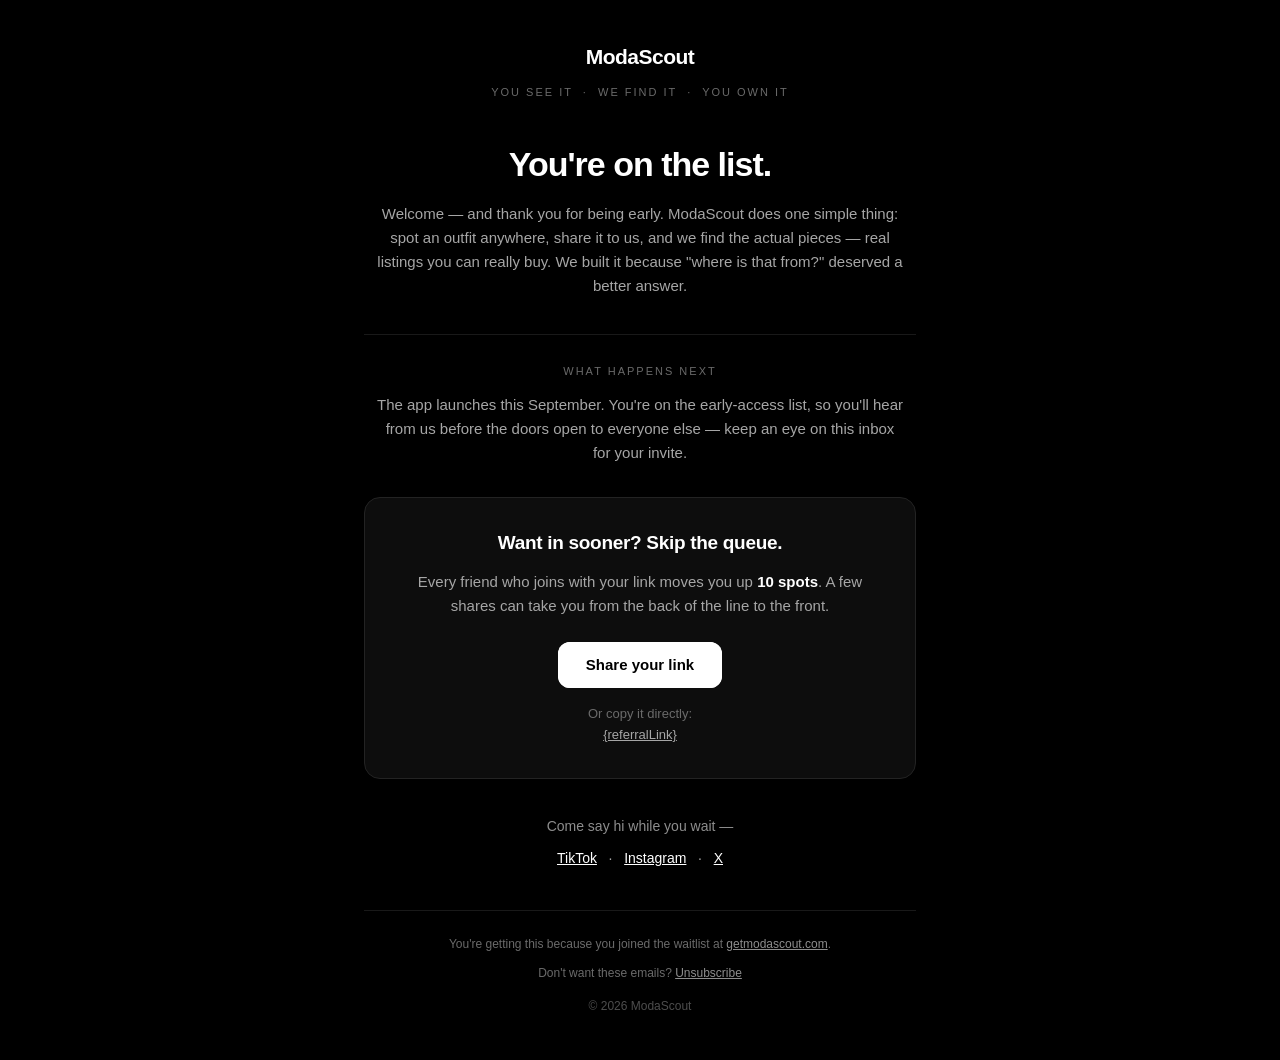
<file: email/welcome-email.html>
<!doctype html>
<html lang="und" dir="auto" xmlns="http://www.w3.org/1999/xhtml" xmlns:v="urn:schemas-microsoft-com:vml" xmlns:o="urn:schemas-microsoft-com:office:office">

<head>
  <title>Welcome to ModaScout — you're on the list</title>
  <!--[if !mso]><!-->
  <meta http-equiv="X-UA-Compatible" content="IE=edge">
  <!--<![endif]-->
  <meta http-equiv="Content-Type" content="text/html; charset=UTF-8">
  <meta name="viewport" content="width=device-width, initial-scale=1">
  <style type="text/css">
    #outlook a {
      padding: 0;
    }

    body {
      margin: 0;
      padding: 0;
      -webkit-text-size-adjust: 100%;
      -ms-text-size-adjust: 100%;
    }

    table,
    td {
      border-collapse: collapse;
      mso-table-lspace: 0pt;
      mso-table-rspace: 0pt;
    }

    img {
      border: 0;
      height: auto;
      line-height: 100%;
      outline: none;
      text-decoration: none;
      -ms-interpolation-mode: bicubic;
    }

    p {
      display: block;
      margin: 13px 0;
    }
  </style>
  <!--[if mso]>
    <noscript>
    <xml>
    <o:OfficeDocumentSettings>
      <o:AllowPNG/>
      <o:PixelsPerInch>96</o:PixelsPerInch>
    </o:OfficeDocumentSettings>
    </xml>
    </noscript>
    <![endif]-->
  <!--[if lte mso 11]>
    <style type="text/css">
      .mj-outlook-group-fix { width:100% !important; }
    </style>
    <![endif]-->
  <style type="text/css">
    @media only screen and (min-width:480px) {
      .mj-column-per-100 {
        width: 100% !important;
        max-width: 100%;
      }
    }
  </style>
  <style media="screen and (min-width:480px)">
    .moz-text-html .mj-column-per-100 {
      width: 100% !important;
      max-width: 100%;
    }
  </style>
  <meta name="color-scheme" content="dark" />
  <meta name="supported-color-schemes" content="dark" />
</head>

<body style="word-spacing:normal;background-color:#000000;">
  <div style="display:none;font-size:1px;color:#ffffff;line-height:1px;max-height:0px;max-width:0px;opacity:0;overflow:hidden;">You're in. The app launches this September — and every friend you invite moves you up 10 spots.</div>
  <div aria-label="Welcome to ModaScout — you're on the list" aria-roledescription="email" role="article" lang="und" dir="auto" style="word-spacing:normal;background-color:#000000;">
    <!-- wordmark -->
    <!--[if mso | IE]><table align="center" border="0" cellpadding="0" cellspacing="0" class="" role="presentation" style="width:600px;" width="600" ><tr><td style="line-height:0px;font-size:0px;mso-line-height-rule:exactly;"><![endif]-->
    <div style="margin:0px auto;max-width:600px;">
      <table align="center" border="0" cellpadding="0" cellspacing="0" role="presentation" style="width:100%;">
        <tbody>
          <tr>
            <td style="direction:ltr;font-size:0px;padding:40px 24px 8px;text-align:center;">
              <!--[if mso | IE]><table role="presentation" border="0" cellpadding="0" cellspacing="0"><tr><td class="" style="vertical-align:top;width:552px;" ><![endif]-->
              <div class="mj-column-per-100 mj-outlook-group-fix" style="font-size:0px;text-align:left;direction:ltr;display:inline-block;vertical-align:top;width:100%;">
                <table border="0" cellpadding="0" cellspacing="0" role="presentation" style="vertical-align:top;" width="100%">
                  <tbody>
                    <tr>
                      <td align="center" style="font-size:0px;padding:0;word-break:break-word;">
                        <div style="font-family:-apple-system, BlinkMacSystemFont, 'Segoe UI', Helvetica, Arial, sans-serif;font-size:21px;font-weight:700;letter-spacing:-0.5px;line-height:1.6;text-align:center;color:#ffffff;">ModaScout</div>
                      </td>
                    </tr>
                    <tr>
                      <td align="center" style="font-size:0px;padding:10px 0 0;word-break:break-word;">
                        <div style="font-family:-apple-system, BlinkMacSystemFont, 'Segoe UI', Helvetica, Arial, sans-serif;font-size:11px;letter-spacing:2px;line-height:1.6;text-align:center;text-transform:uppercase;color:#6a6a6a;">You see it&nbsp;&nbsp;·&nbsp;&nbsp;We find it&nbsp;&nbsp;·&nbsp;&nbsp;You own it</div>
                      </td>
                    </tr>
                  </tbody>
                </table>
              </div>
              <!--[if mso | IE]></td></tr></table><![endif]-->
            </td>
          </tr>
        </tbody>
      </table>
    </div>
    <!--[if mso | IE]></td></tr></table><![endif]-->
    <!-- hero -->
    <!--[if mso | IE]><table align="center" border="0" cellpadding="0" cellspacing="0" class="" role="presentation" style="width:600px;" width="600" ><tr><td style="line-height:0px;font-size:0px;mso-line-height-rule:exactly;"><![endif]-->
    <div style="margin:0px auto;max-width:600px;">
      <table align="center" border="0" cellpadding="0" cellspacing="0" role="presentation" style="width:100%;">
        <tbody>
          <tr>
            <td style="direction:ltr;font-size:0px;padding:36px 24px 0;text-align:center;">
              <!--[if mso | IE]><table role="presentation" border="0" cellpadding="0" cellspacing="0"><tr><td class="" style="vertical-align:top;width:552px;" ><![endif]-->
              <div class="mj-column-per-100 mj-outlook-group-fix" style="font-size:0px;text-align:left;direction:ltr;display:inline-block;vertical-align:top;width:100%;">
                <table border="0" cellpadding="0" cellspacing="0" role="presentation" style="vertical-align:top;" width="100%">
                  <tbody>
                    <tr>
                      <td align="center" style="font-size:0px;padding:0;word-break:break-word;">
                        <div style="font-family:-apple-system, BlinkMacSystemFont, 'Segoe UI', Helvetica, Arial, sans-serif;font-size:34px;font-weight:600;letter-spacing:-1px;line-height:1.15;text-align:center;color:#ffffff;">You're on the list.</div>
                      </td>
                    </tr>
                    <tr>
                      <td align="center" style="font-size:0px;padding:18px 12px 0;word-break:break-word;">
                        <div style="font-family:-apple-system, BlinkMacSystemFont, 'Segoe UI', Helvetica, Arial, sans-serif;font-size:15px;line-height:1.6;text-align:center;color:#a6a6a6;">Welcome — and thank you for being early. ModaScout does one simple thing: spot an outfit anywhere, share it to us, and we find the actual pieces — real listings you can really buy. We built it because "where is that from?" deserved a better answer.</div>
                      </td>
                    </tr>
                  </tbody>
                </table>
              </div>
              <!--[if mso | IE]></td></tr></table><![endif]-->
            </td>
          </tr>
        </tbody>
      </table>
    </div>
    <!--[if mso | IE]></td></tr></table><![endif]-->
    <!-- what happens next -->
    <!--[if mso | IE]><table align="center" border="0" cellpadding="0" cellspacing="0" class="" role="presentation" style="width:600px;" width="600" ><tr><td style="line-height:0px;font-size:0px;mso-line-height-rule:exactly;"><![endif]-->
    <div style="margin:0px auto;max-width:600px;">
      <table align="center" border="0" cellpadding="0" cellspacing="0" role="presentation" style="width:100%;">
        <tbody>
          <tr>
            <td style="direction:ltr;font-size:0px;padding:36px 24px 0;text-align:center;">
              <!--[if mso | IE]><table role="presentation" border="0" cellpadding="0" cellspacing="0"><tr><td class="" style="vertical-align:top;width:552px;" ><![endif]-->
              <div class="mj-column-per-100 mj-outlook-group-fix" style="font-size:0px;text-align:left;direction:ltr;display:inline-block;vertical-align:top;width:100%;">
                <table border="0" cellpadding="0" cellspacing="0" role="presentation" style="vertical-align:top;" width="100%">
                  <tbody>
                    <tr>
                      <td align="center" style="font-size:0px;padding:0 0 28px;word-break:break-word;">
                        <p style="border-top:solid 1px #191919;font-size:1px;margin:0px auto;width:100%;">
                        </p>
                        <!--[if mso | IE]><table align="center" border="0" cellpadding="0" cellspacing="0" style="border-top:solid 1px #191919;font-size:1px;margin:0px auto;width:552px;" role="presentation" width="552px" ><tr><td style="height:0;line-height:0;"> &nbsp;
</td></tr></table><![endif]-->
                      </td>
                    </tr>
                    <tr>
                      <td align="center" style="font-size:0px;padding:0 0 12px;word-break:break-word;">
                        <div style="font-family:-apple-system, BlinkMacSystemFont, 'Segoe UI', Helvetica, Arial, sans-serif;font-size:11px;letter-spacing:2px;line-height:1.6;text-align:center;text-transform:uppercase;color:#6a6a6a;">What happens next</div>
                      </td>
                    </tr>
                    <tr>
                      <td align="center" style="font-size:0px;padding:0 12px;word-break:break-word;">
                        <div style="font-family:-apple-system, BlinkMacSystemFont, 'Segoe UI', Helvetica, Arial, sans-serif;font-size:15px;line-height:1.6;text-align:center;color:#a6a6a6;">The app launches this September. You're on the early-access list, so you'll hear from us before the doors open to everyone else — keep an eye on this inbox for your invite.</div>
                      </td>
                    </tr>
                  </tbody>
                </table>
              </div>
              <!--[if mso | IE]></td></tr></table><![endif]-->
            </td>
          </tr>
        </tbody>
      </table>
    </div>
    <!--[if mso | IE]></td></tr></table><![endif]-->
    <!-- referral card -->
    <!--[if mso | IE]><table align="center" border="0" cellpadding="0" cellspacing="0" class="" role="presentation" style="width:600px;" width="600" ><tr><td style="line-height:0px;font-size:0px;mso-line-height-rule:exactly;"><![endif]-->
    <div style="margin:0px auto;max-width:600px;">
      <table align="center" border="0" cellpadding="0" cellspacing="0" role="presentation" style="width:100%;">
        <tbody>
          <tr>
            <td style="direction:ltr;font-size:0px;padding:32px 24px 0;text-align:center;">
              <!--[if mso | IE]><table role="presentation" border="0" cellpadding="0" cellspacing="0"><tr><td class="" style="vertical-align:top;width:552px;" ><![endif]-->
              <div class="mj-column-per-100 mj-outlook-group-fix" style="font-size:0px;text-align:left;direction:ltr;display:inline-block;vertical-align:top;width:100%;">
                <table border="0" cellpadding="0" cellspacing="0" role="presentation" width="100%" style="border-collapse:separate;">
                  <tbody>
                    <tr>
                      <td style="background-color:#0d0d0d;border:1px solid #232323;border-radius:16px;vertical-align:top;border-collapse:separate;padding:30px 26px 32px;">
                        <table border="0" cellpadding="0" cellspacing="0" role="presentation" style="" width="100%">
                          <tbody>
                            <tr>
                              <td align="center" style="font-size:0px;padding:0;word-break:break-word;">
                                <div style="font-family:-apple-system, BlinkMacSystemFont, 'Segoe UI', Helvetica, Arial, sans-serif;font-size:19px;font-weight:600;letter-spacing:-0.3px;line-height:1.6;text-align:center;color:#ffffff;">Want in sooner? Skip the queue.</div>
                              </td>
                            </tr>
                            <tr>
                              <td align="center" style="font-size:0px;padding:12px 6px 0;word-break:break-word;">
                                <div style="font-family:-apple-system, BlinkMacSystemFont, 'Segoe UI', Helvetica, Arial, sans-serif;font-size:15px;line-height:1.6;text-align:center;color:#a6a6a6;">Every friend who joins with your link moves you up <strong style="color:#ffffff;">10 spots</strong>. A few shares can take you from the back of the line to the front.</div>
                              </td>
                            </tr>
                            <!-- REFERRAL LINK PLACEHOLDER (button) -->
                            <tr>
                              <td align="center" style="font-size:0px;padding:24px 0 0;word-break:break-word;">
                                <table border="0" cellpadding="0" cellspacing="0" role="presentation" style="border-collapse:separate;line-height:100%;">
                                  <tbody>
                                    <tr>
                                      <td align="center" bgcolor="#ffffff" role="presentation" style="border:none;border-radius:12px;cursor:auto;mso-padding-alt:14px 28px;background:#ffffff;" valign="middle">
                                        <a href="{referralLink}" style="display:inline-block;background:#ffffff;color:#000000;font-family:-apple-system, BlinkMacSystemFont, 'Segoe UI', Helvetica, Arial, sans-serif;font-size:15px;font-weight:600;line-height:120%;margin:0;text-decoration:none;text-transform:none;padding:14px 28px;mso-padding-alt:0px;border-radius:12px;" target="_blank"> Share your link </a>
                                      </td>
                                    </tr>
                                  </tbody>
                                </table>
                              </td>
                            </tr>
                            <!-- REFERRAL LINK PLACEHOLDER (visible fallback for people who don't tap buttons) -->
                            <tr>
                              <td align="center" style="font-size:0px;padding:16px 6px 0;word-break:break-word;">
                                <div style="font-family:-apple-system, BlinkMacSystemFont, 'Segoe UI', Helvetica, Arial, sans-serif;font-size:13px;line-height:1.6;text-align:center;color:#6a6a6a;">Or copy it directly:<br />
                                  <a href="{referralLink}" style="color:#a6a6a6; text-decoration:underline; word-break:break-all;">{referralLink}</a>
                                </div>
                              </td>
                            </tr>
                          </tbody>
                        </table>
                      </td>
                    </tr>
                  </tbody>
                </table>
              </div>
              <!--[if mso | IE]></td></tr></table><![endif]-->
            </td>
          </tr>
        </tbody>
      </table>
    </div>
    <!--[if mso | IE]></td></tr></table><![endif]-->
    <!-- socials -->
    <!--[if mso | IE]><table align="center" border="0" cellpadding="0" cellspacing="0" class="" role="presentation" style="width:600px;" width="600" ><tr><td style="line-height:0px;font-size:0px;mso-line-height-rule:exactly;"><![endif]-->
    <div style="margin:0px auto;max-width:600px;">
      <table align="center" border="0" cellpadding="0" cellspacing="0" role="presentation" style="width:100%;">
        <tbody>
          <tr>
            <td style="direction:ltr;font-size:0px;padding:36px 24px 0;text-align:center;">
              <!--[if mso | IE]><table role="presentation" border="0" cellpadding="0" cellspacing="0"><tr><td class="" style="vertical-align:top;width:552px;" ><![endif]-->
              <div class="mj-column-per-100 mj-outlook-group-fix" style="font-size:0px;text-align:left;direction:ltr;display:inline-block;vertical-align:top;width:100%;">
                <table border="0" cellpadding="0" cellspacing="0" role="presentation" style="vertical-align:top;" width="100%">
                  <tbody>
                    <tr>
                      <td align="center" style="font-size:0px;padding:0;word-break:break-word;">
                        <div style="font-family:-apple-system, BlinkMacSystemFont, 'Segoe UI', Helvetica, Arial, sans-serif;font-size:14px;line-height:1.6;text-align:center;color:#8d8d8d;">Come say hi while you wait —</div>
                      </td>
                    </tr>
                    <tr>
                      <td align="center" style="font-size:0px;padding:10px 0 0;word-break:break-word;">
                        <div style="font-family:-apple-system, BlinkMacSystemFont, 'Segoe UI', Helvetica, Arial, sans-serif;font-size:14px;line-height:1.6;text-align:center;color:#a6a6a6;"><a href="https://www.tiktok.com/@getmodascout" style="color:#ffffff; text-decoration:underline;">TikTok</a> &nbsp;&nbsp;·&nbsp;&nbsp; <a href="https://www.instagram.com/getmodascout" style="color:#ffffff; text-decoration:underline;">Instagram</a> &nbsp;&nbsp;·&nbsp;&nbsp; <a href="https://x.com/getmodascout" style="color:#ffffff; text-decoration:underline;">X</a></div>
                      </td>
                    </tr>
                  </tbody>
                </table>
              </div>
              <!--[if mso | IE]></td></tr></table><![endif]-->
            </td>
          </tr>
        </tbody>
      </table>
    </div>
    <!--[if mso | IE]></td></tr></table><![endif]-->
    <!-- footer -->
    <!--[if mso | IE]><table align="center" border="0" cellpadding="0" cellspacing="0" class="" role="presentation" style="width:600px;" width="600" ><tr><td style="line-height:0px;font-size:0px;mso-line-height-rule:exactly;"><![endif]-->
    <div style="margin:0px auto;max-width:600px;">
      <table align="center" border="0" cellpadding="0" cellspacing="0" role="presentation" style="width:100%;">
        <tbody>
          <tr>
            <td style="direction:ltr;font-size:0px;padding:40px 24px 44px;text-align:center;">
              <!--[if mso | IE]><table role="presentation" border="0" cellpadding="0" cellspacing="0"><tr><td class="" style="vertical-align:top;width:552px;" ><![endif]-->
              <div class="mj-column-per-100 mj-outlook-group-fix" style="font-size:0px;text-align:left;direction:ltr;display:inline-block;vertical-align:top;width:100%;">
                <table border="0" cellpadding="0" cellspacing="0" role="presentation" style="vertical-align:top;" width="100%">
                  <tbody>
                    <tr>
                      <td align="center" style="font-size:0px;padding:0 0 24px;word-break:break-word;">
                        <p style="border-top:solid 1px #191919;font-size:1px;margin:0px auto;width:100%;">
                        </p>
                        <!--[if mso | IE]><table align="center" border="0" cellpadding="0" cellspacing="0" style="border-top:solid 1px #191919;font-size:1px;margin:0px auto;width:552px;" role="presentation" width="552px" ><tr><td style="height:0;line-height:0;"> &nbsp;
</td></tr></table><![endif]-->
                      </td>
                    </tr>
                    <tr>
                      <td align="center" style="font-size:0px;padding:0;word-break:break-word;">
                        <div style="font-family:-apple-system, BlinkMacSystemFont, 'Segoe UI', Helvetica, Arial, sans-serif;font-size:12px;line-height:1.6;text-align:center;color:#6a6a6a;">You're getting this because you joined the waitlist at <a href="https://www.getmodascout.com" style="color:#8d8d8d; text-decoration:underline;">getmodascout.com</a>.</div>
                      </td>
                    </tr>
                    <tr>
                      <td align="center" style="font-size:0px;padding:10px 0 0;word-break:break-word;">
                        <div style="font-family:-apple-system, BlinkMacSystemFont, 'Segoe UI', Helvetica, Arial, sans-serif;font-size:12px;line-height:1.6;text-align:center;color:#6a6a6a;">Don't want these emails? <a href="{unsubscribe_link}" style="color:#8d8d8d; text-decoration:underline;">Unsubscribe</a></div>
                      </td>
                    </tr>
                    <tr>
                      <td align="center" style="font-size:0px;padding:14px 0 0;word-break:break-word;">
                        <div style="font-family:-apple-system, BlinkMacSystemFont, 'Segoe UI', Helvetica, Arial, sans-serif;font-size:12px;line-height:1.6;text-align:center;color:#4d4d4d;">© 2026 ModaScout</div>
                      </td>
                    </tr>
                  </tbody>
                </table>
              </div>
              <!--[if mso | IE]></td></tr></table><![endif]-->
            </td>
          </tr>
        </tbody>
      </table>
    </div>
    <!--[if mso | IE]></td></tr></table><![endif]-->
  </div>
</body>

</html>
</file>
<file: assets/legal.css>
*{box-sizing:border-box}html{color-scheme:dark;scroll-behavior:smooth}body{margin:0;background:#080808;color:#f4f4f4;font:17px/1.75 system-ui,-apple-system,BlinkMacSystemFont,"Segoe UI",sans-serif}header,main,footer{width:min(100% - 40px,900px);margin-inline:auto}header{padding:26px 0;border-bottom:1px solid #303030;display:flex;justify-content:space-between;gap:20px;align-items:center;flex-wrap:wrap}.brand{display:flex;align-items:center;gap:12px;font-size:21px;font-weight:750;text-decoration:none}nav{display:flex;gap:12px 22px;flex-wrap:wrap;font-size:14px}a{color:inherit;text-underline-offset:4px;overflow-wrap:anywhere}a:hover{color:#c4c4c4}a:focus-visible{outline:2px solid #fff;outline-offset:5px}main{padding:44px 0 56px}h1{font-size:clamp(29px,5vw,44px);line-height:1.2;letter-spacing:-.035em;margin:0 0 26px}h2{font-size:24px;line-height:1.35;margin:42px 0 14px;letter-spacing:-.02em}h3{font-size:19px;margin:26px 0 10px}p{margin:0 0 18px;overflow-wrap:anywhere}li{margin-bottom:10px}ul{padding-left:23px}footer{border-top:1px solid #303030;padding:28px 0 40px;color:#bcbcbc;font-size:14px}footer nav{margin-bottom:20px}footer p{margin-bottom:8px}.action{display:inline-block;padding:12px 20px;background:#fff;color:#080808;border-radius:8px;font-weight:650;text-decoration:none;line-height:1.4;margin:8px 0 20px}.action:hover{background:#dedede;color:#080808}.note{border-left:2px solid #666;padding:12px 18px;background:#151515}.skip{position:absolute;top:-100px;left:12px;background:#fff;color:#000;padding:8px}.skip:focus{top:10px}@media(max-width:520px){header,main,footer{width:calc(100% - 32px)}body{font-size:16px}main{padding-top:32px}h2{font-size:22px}}@media(prefers-reduced-motion:reduce){html{scroll-behavior:auto}}
</file>
